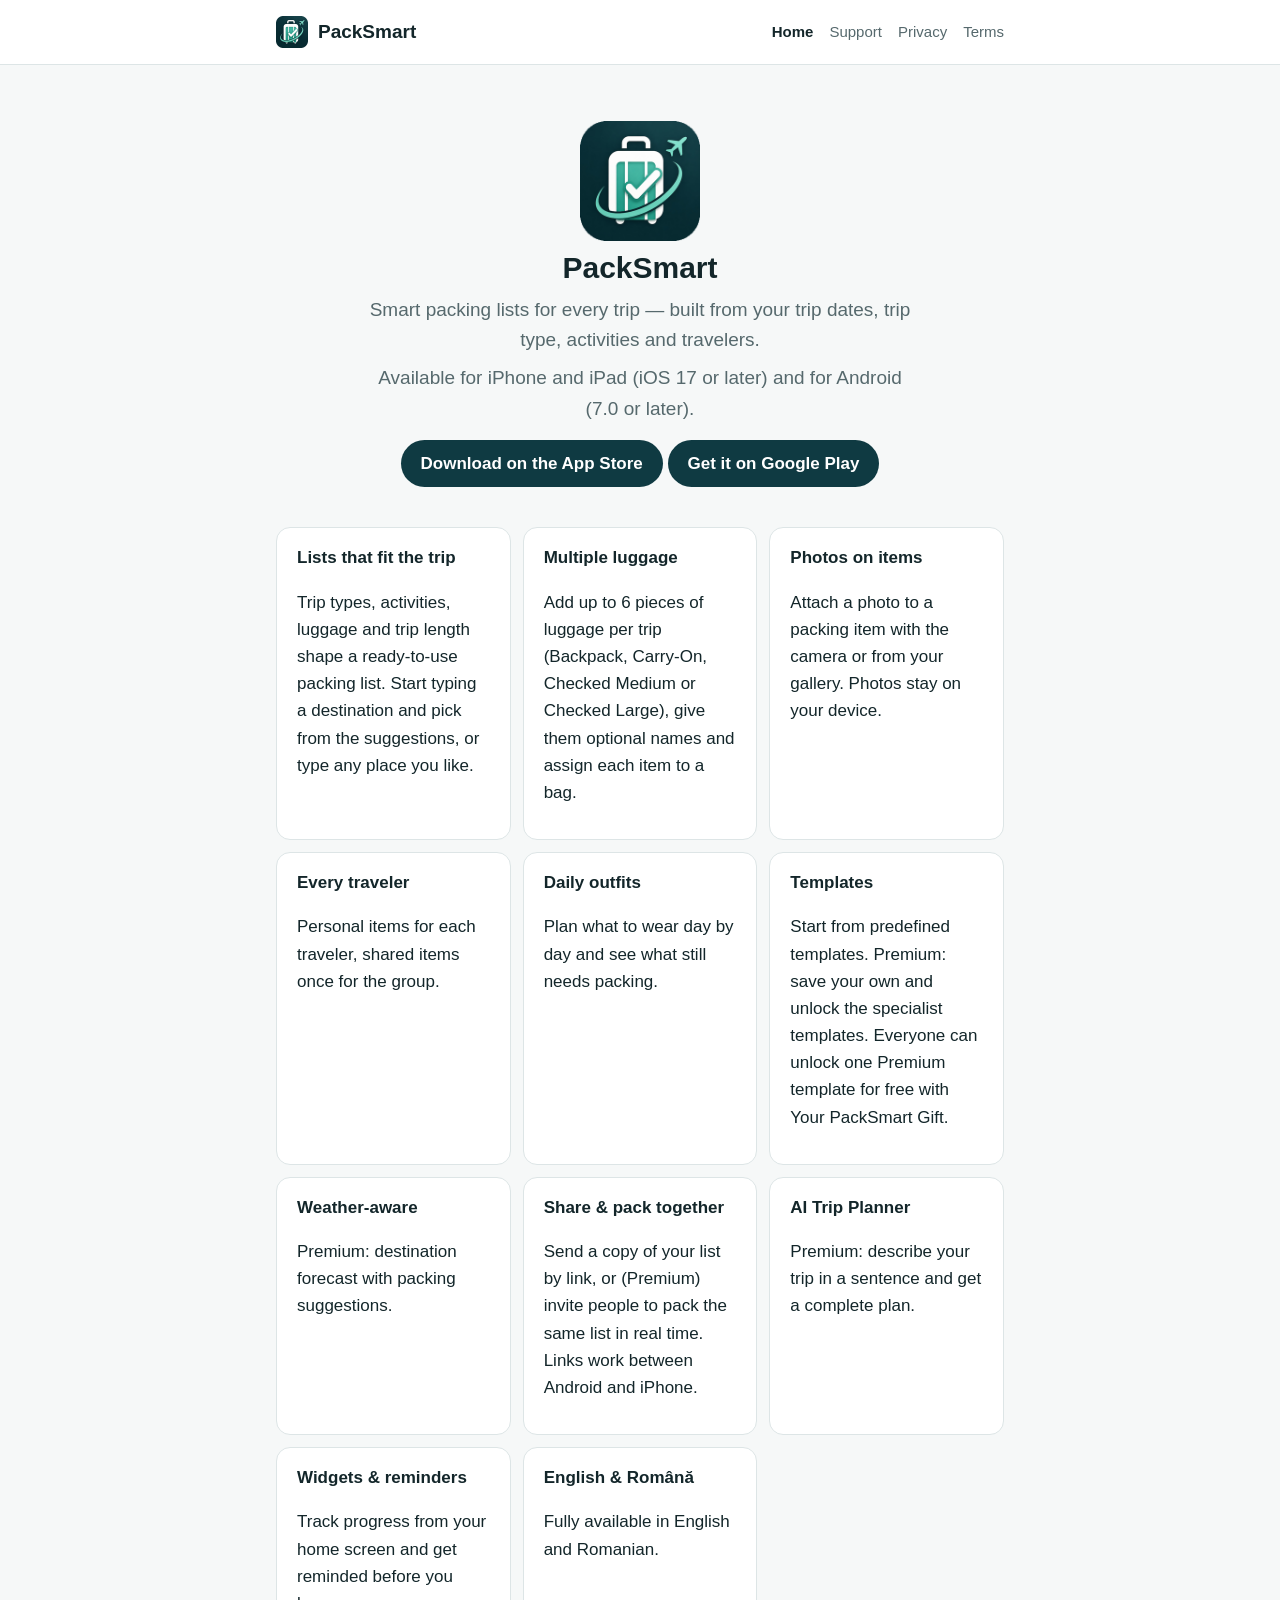
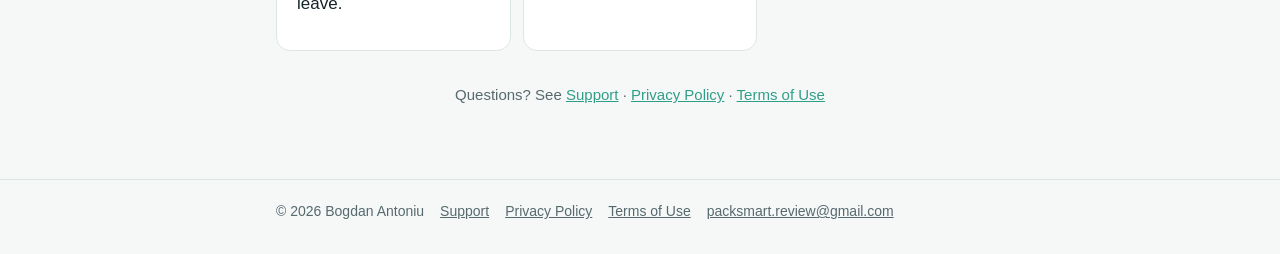
<file: index.html>
<!DOCTYPE html>
<html lang="en">
<head>
  <meta charset="utf-8">
  <meta name="viewport" content="width=device-width, initial-scale=1">
  <title>PackSmart</title>
  <meta name="description" content="PackSmart — smart packing lists for every trip.">
  <meta name="color-scheme" content="light dark">
  <link rel="icon" type="image/png" href="favicon.png">
  <link rel="apple-touch-icon" href="icon.png">
  <link rel="stylesheet" href="style.css">
</head>
<body>
  <header class="site">
    <div class="inner">
      <a class="brand" href="index.html"><img src="icon.png" alt="" width="32" height="32">PackSmart</a>
      <nav aria-label="Main">
        <a href="index.html" aria-current="page">Home</a>
        <a href="support.html">Support</a>
        <a href="privacy.html">Privacy</a>
        <a href="terms.html">Terms</a>
      </nav>
    </div>
  </header>
  <main>
    <section class="hero">
      <img src="icon.png" alt="PackSmart app icon" width="120" height="120">
      <h1>PackSmart</h1>
      <p>Smart packing lists for every trip — built from your trip dates, trip type, activities and travelers.</p>
      <p>Available for iPhone and iPad (iOS 17 or later) and for Android (7.0 or later).</p>
      <a class="button" href="https://apps.apple.com/us/app/packsmart-travel-assistant/id6816695272">Download on the App Store</a>
      <a class="button" href="https://play.google.com/store/apps/details?id=com.packsmart.app">Get it on Google Play</a>
    </section>

    <section class="features" aria-label="Features">
      <div class="card"><h3>Lists that fit the trip</h3><p>Trip types, activities, luggage and trip length shape a ready-to-use packing list. Start typing a destination and pick from the suggestions, or type any place you like.</p></div>
      <div class="card"><h3>Multiple luggage</h3><p>Add up to 6 pieces of luggage per trip (Backpack, Carry-On, Checked Medium or Checked Large), give them optional names and assign each item to a bag.</p></div>
      <div class="card"><h3>Photos on items</h3><p>Attach a photo to a packing item with the camera or from your gallery. Photos stay on your device.</p></div>
      <div class="card"><h3>Every traveler</h3><p>Personal items for each traveler, shared items once for the group.</p></div>
      <div class="card"><h3>Daily outfits</h3><p>Plan what to wear day by day and see what still needs packing.</p></div>
      <div class="card"><h3>Templates</h3><p>Start from predefined templates. Premium: save your own and unlock the specialist templates. Everyone can unlock one Premium template for free with Your PackSmart Gift.</p></div>
      <div class="card"><h3>Weather-aware</h3><p>Premium: destination forecast with packing suggestions.</p></div>
      <div class="card"><h3>Share &amp; pack together</h3><p>Send a copy of your list by link, or (Premium) invite people to pack the same list in real time. Links work between Android and iPhone.</p></div>
      <div class="card"><h3>AI Trip Planner</h3><p>Premium: describe your trip in a sentence and get a complete plan.</p></div>
      <div class="card"><h3>Widgets &amp; reminders</h3><p>Track progress from your home screen and get reminded before you leave.</p></div>
      <div class="card"><h3>English &amp; Română</h3><p>Fully available in English and Romanian.</p></div>
    </section>

    <p class="meta" style="text-align:center;margin-top:32px">Questions? See <a href="support.html">Support</a> · <a href="privacy.html">Privacy Policy</a> · <a href="terms.html">Terms of Use</a></p>
  </main>
  <footer class="site">
    <div class="inner">
      <span>&copy; 2026 Bogdan Antoniu</span>
      <a href="support.html">Support</a>
      <a href="privacy.html">Privacy Policy</a>
      <a href="terms.html">Terms of Use</a>
      <a href="mailto:packsmart.review@gmail.com">packsmart.review@gmail.com</a>
    </div>
  </footer>
</body>
</html>
</file>
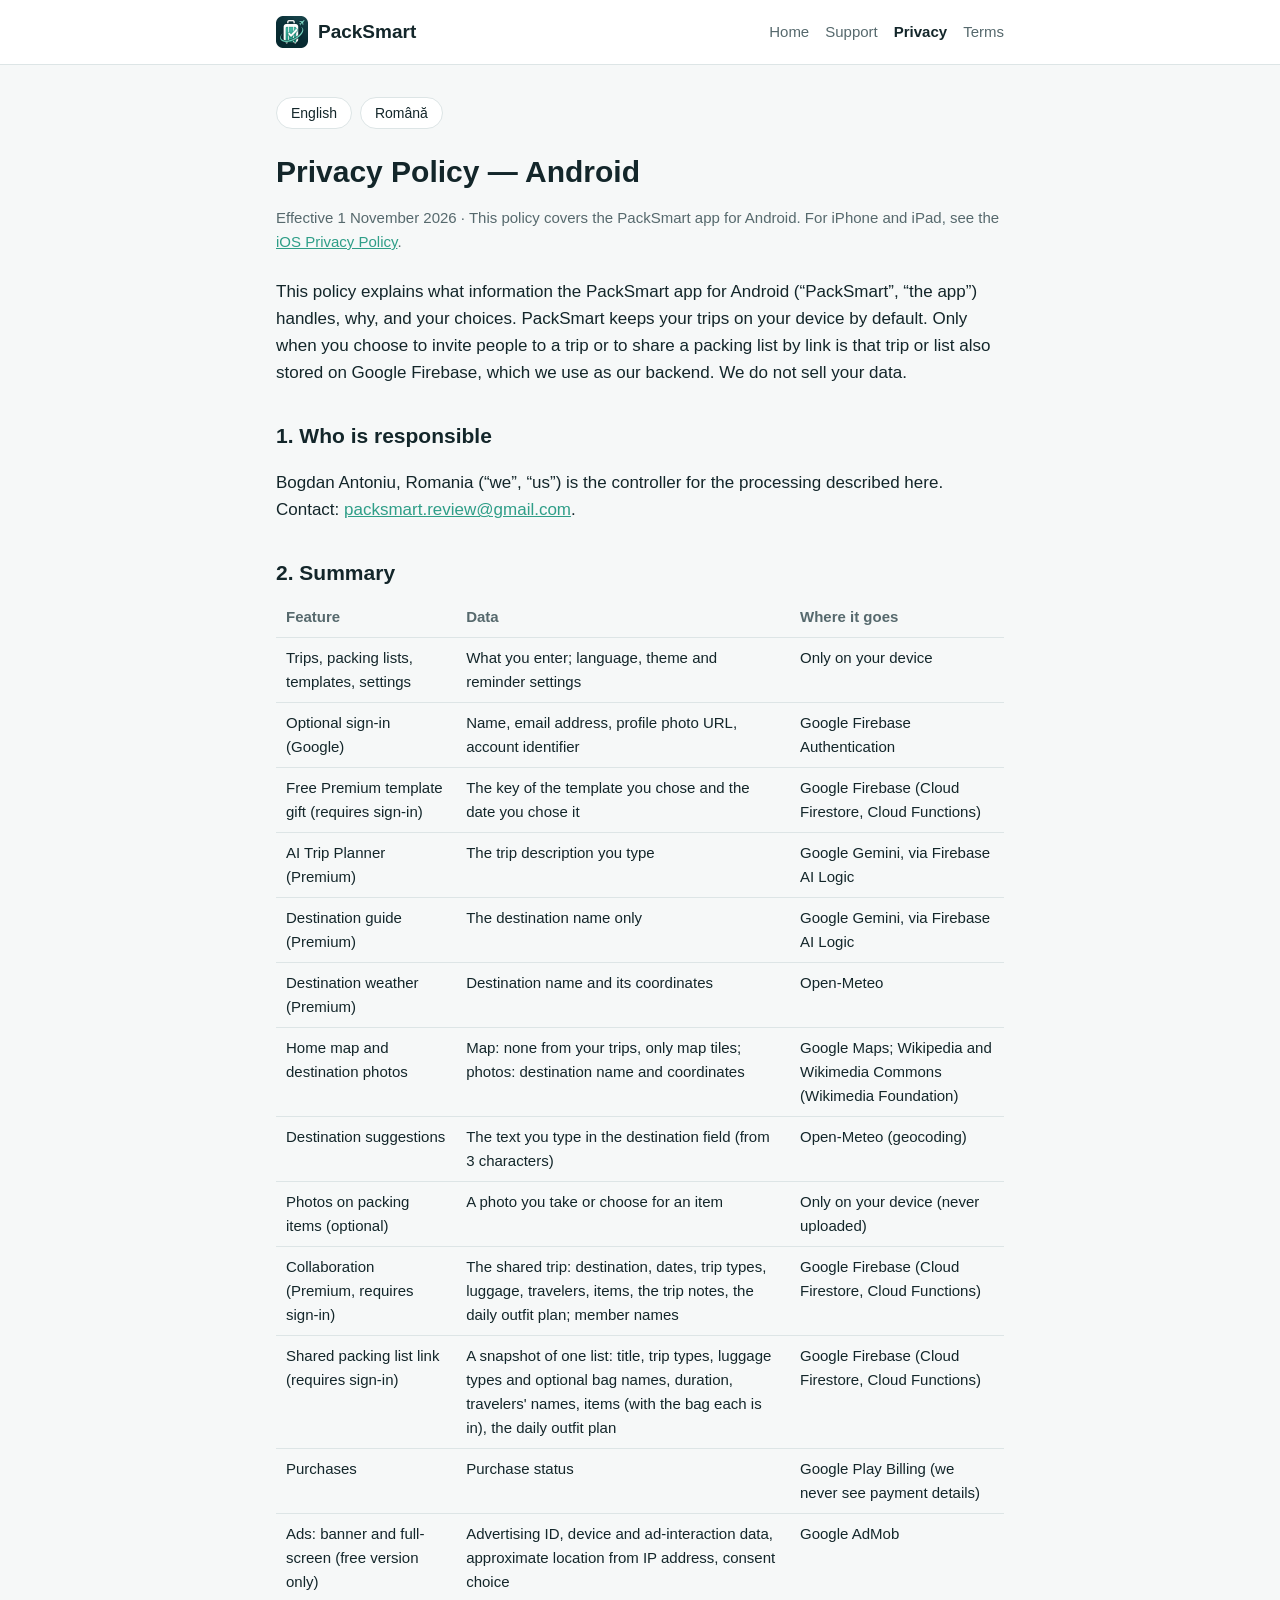
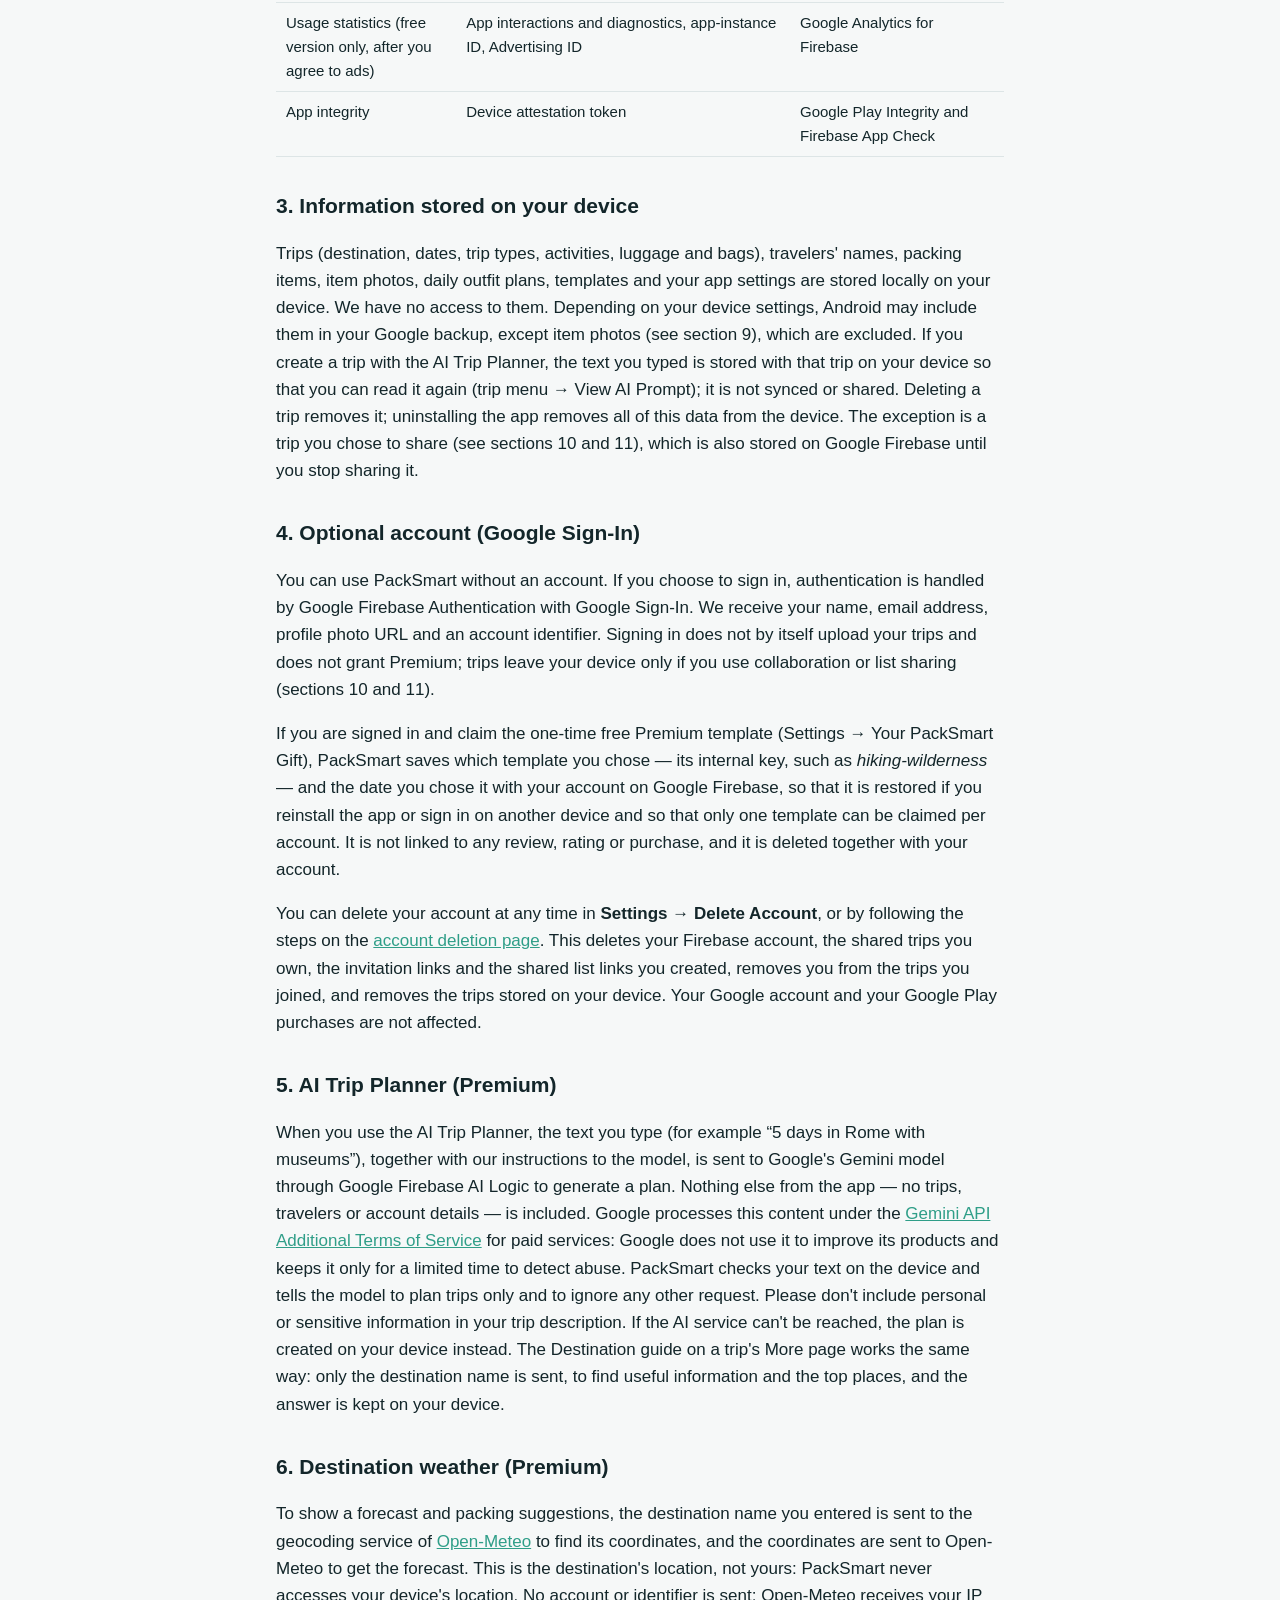
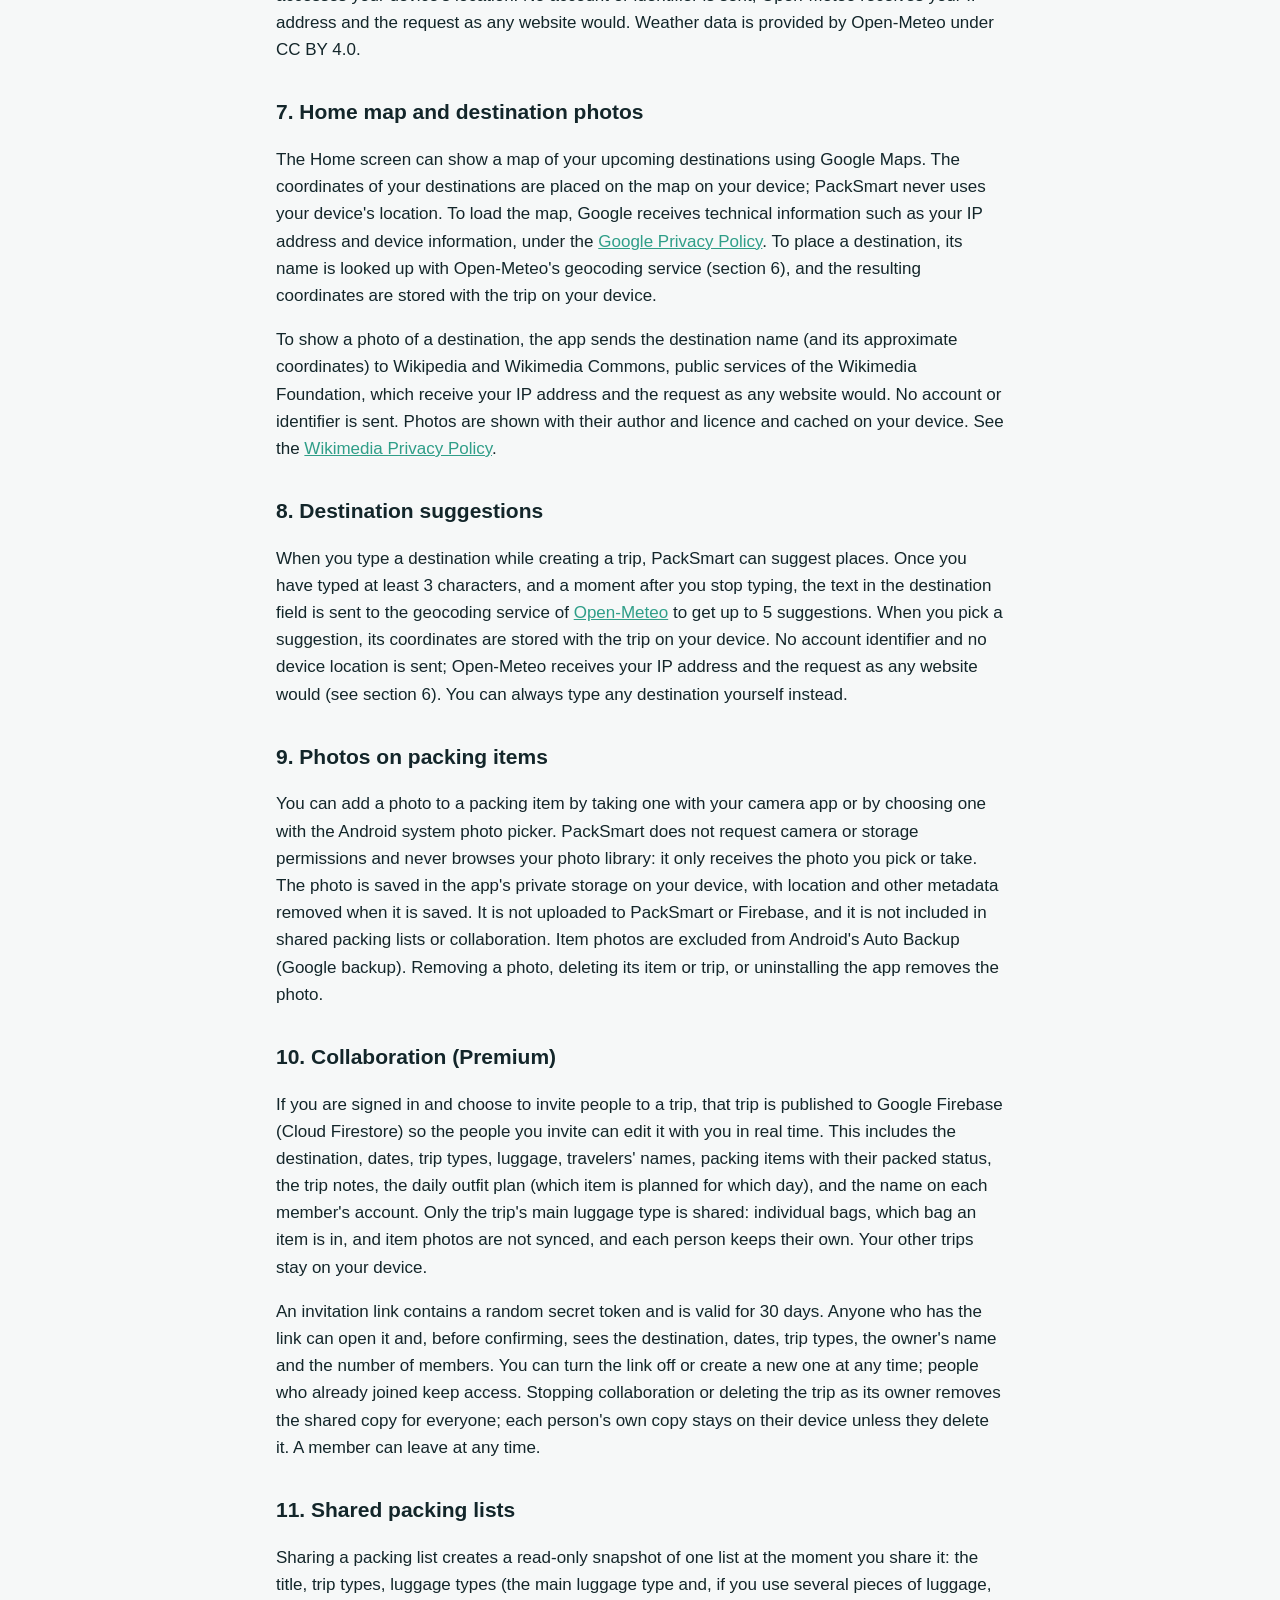
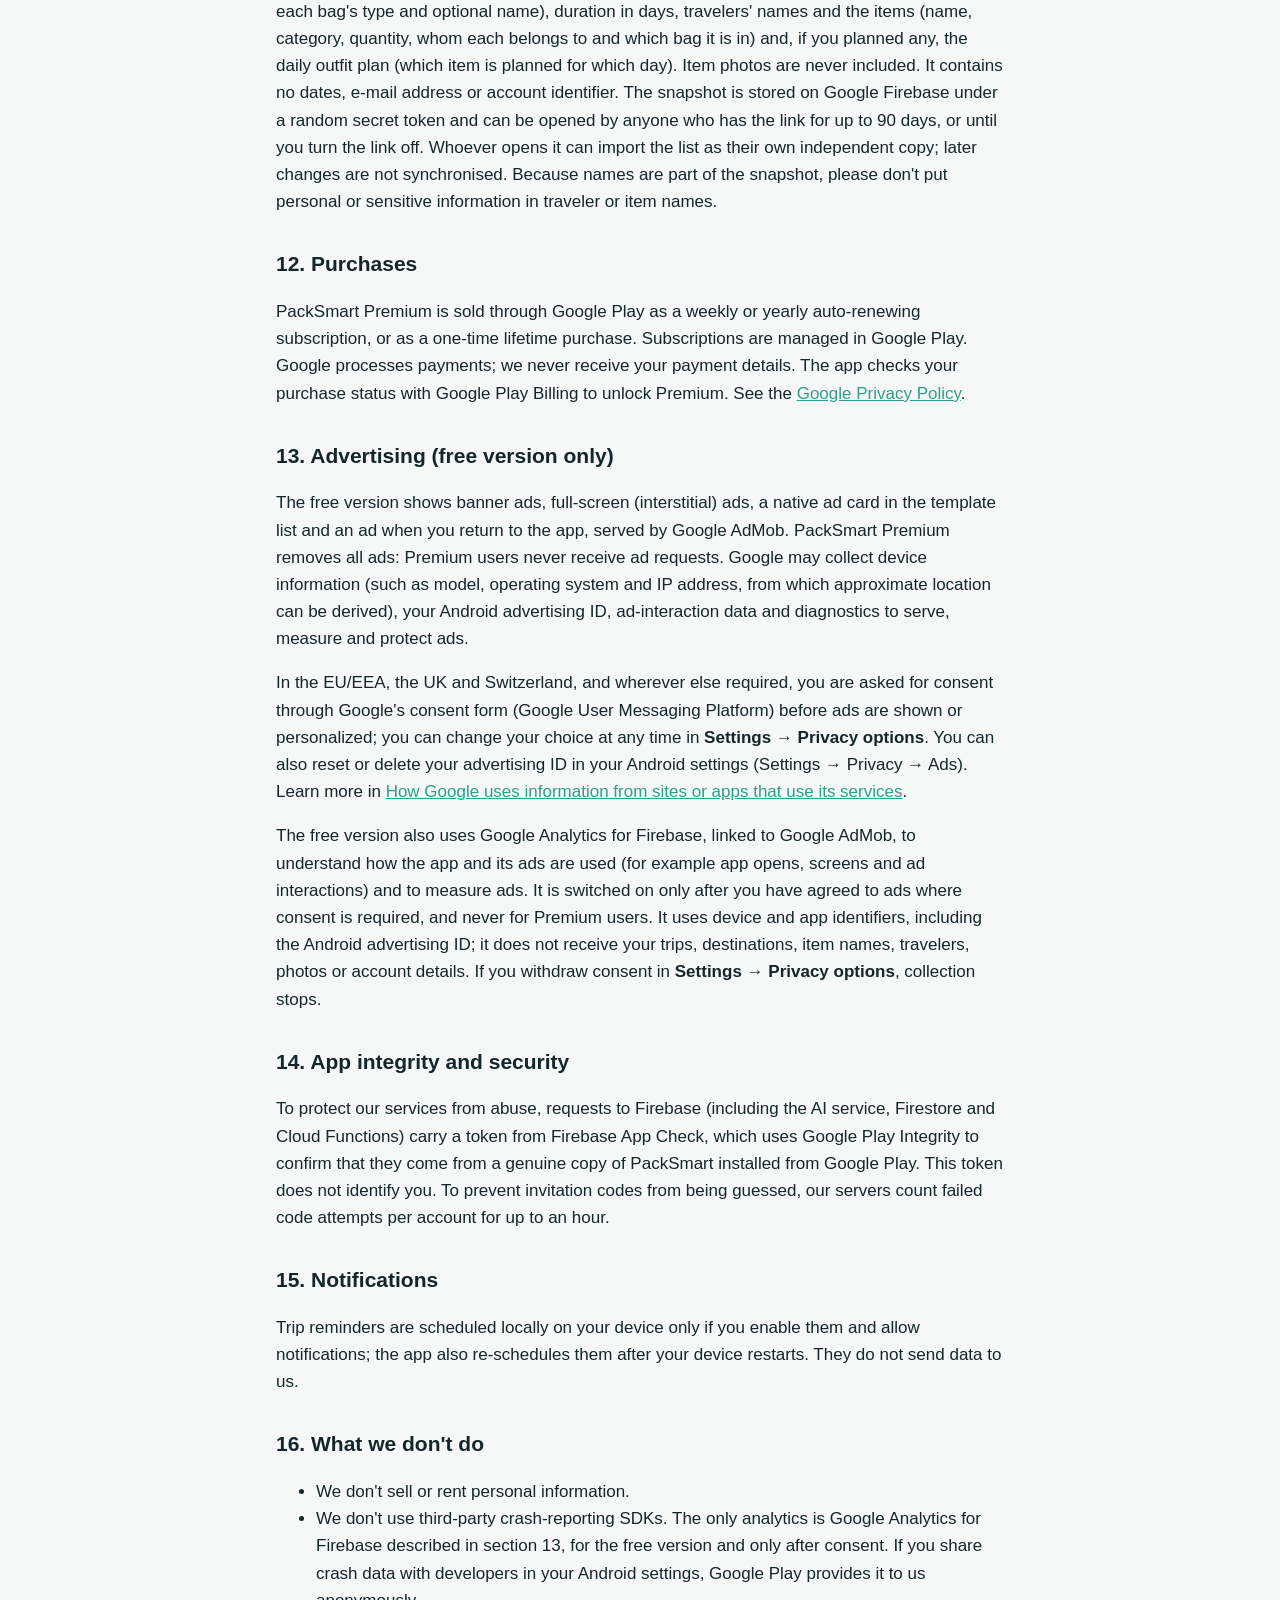
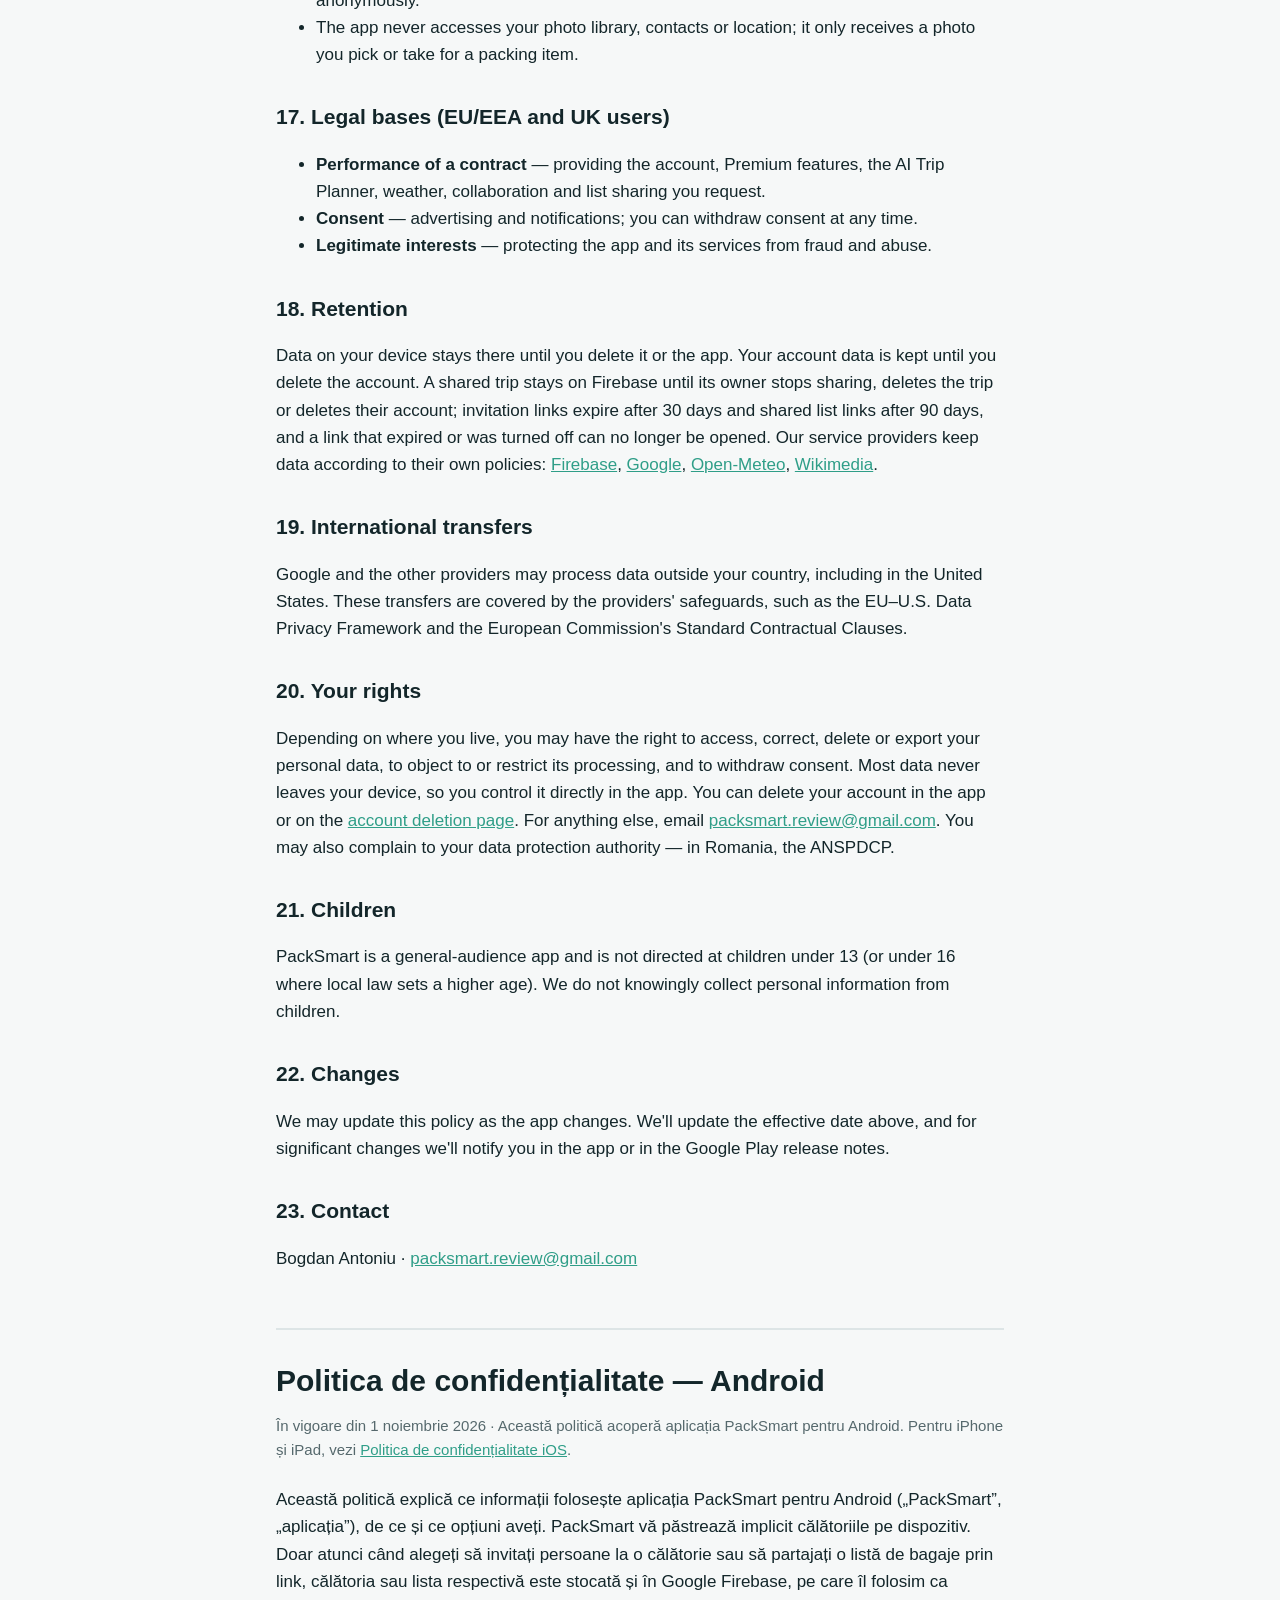
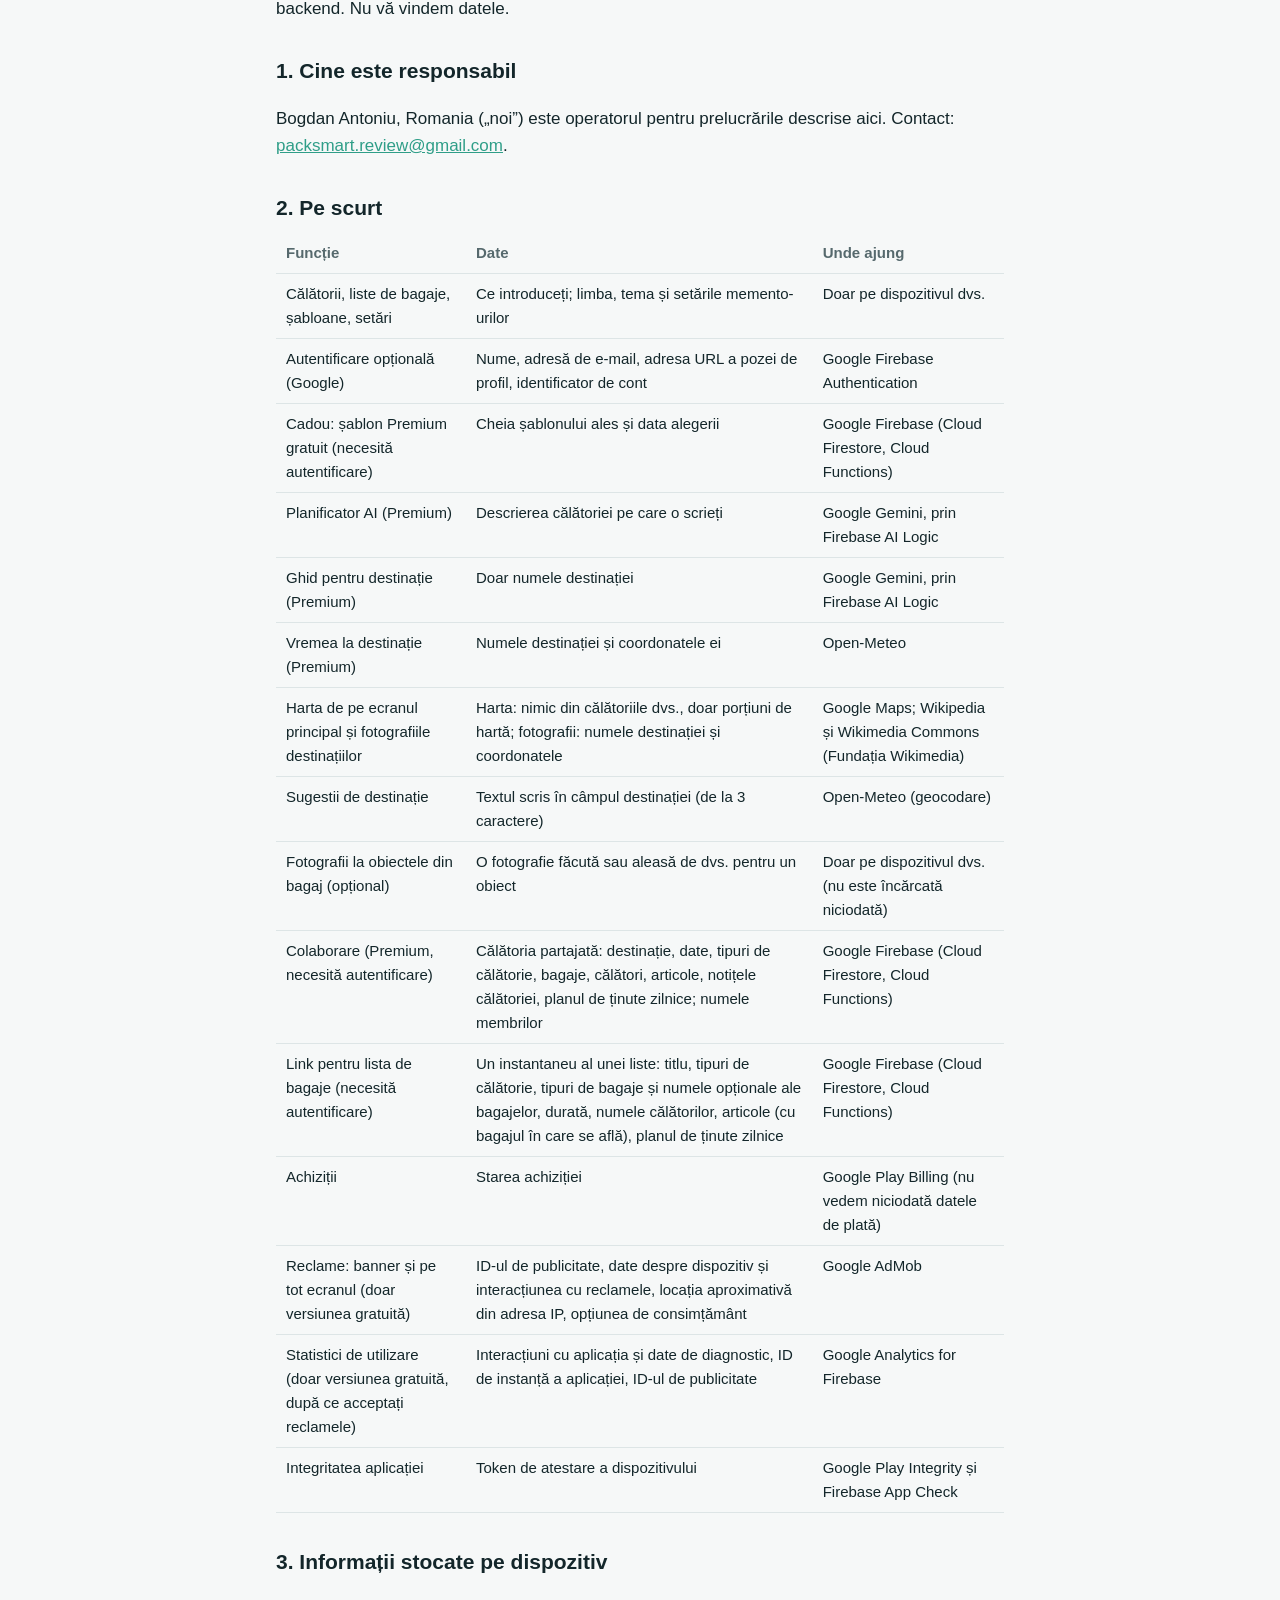
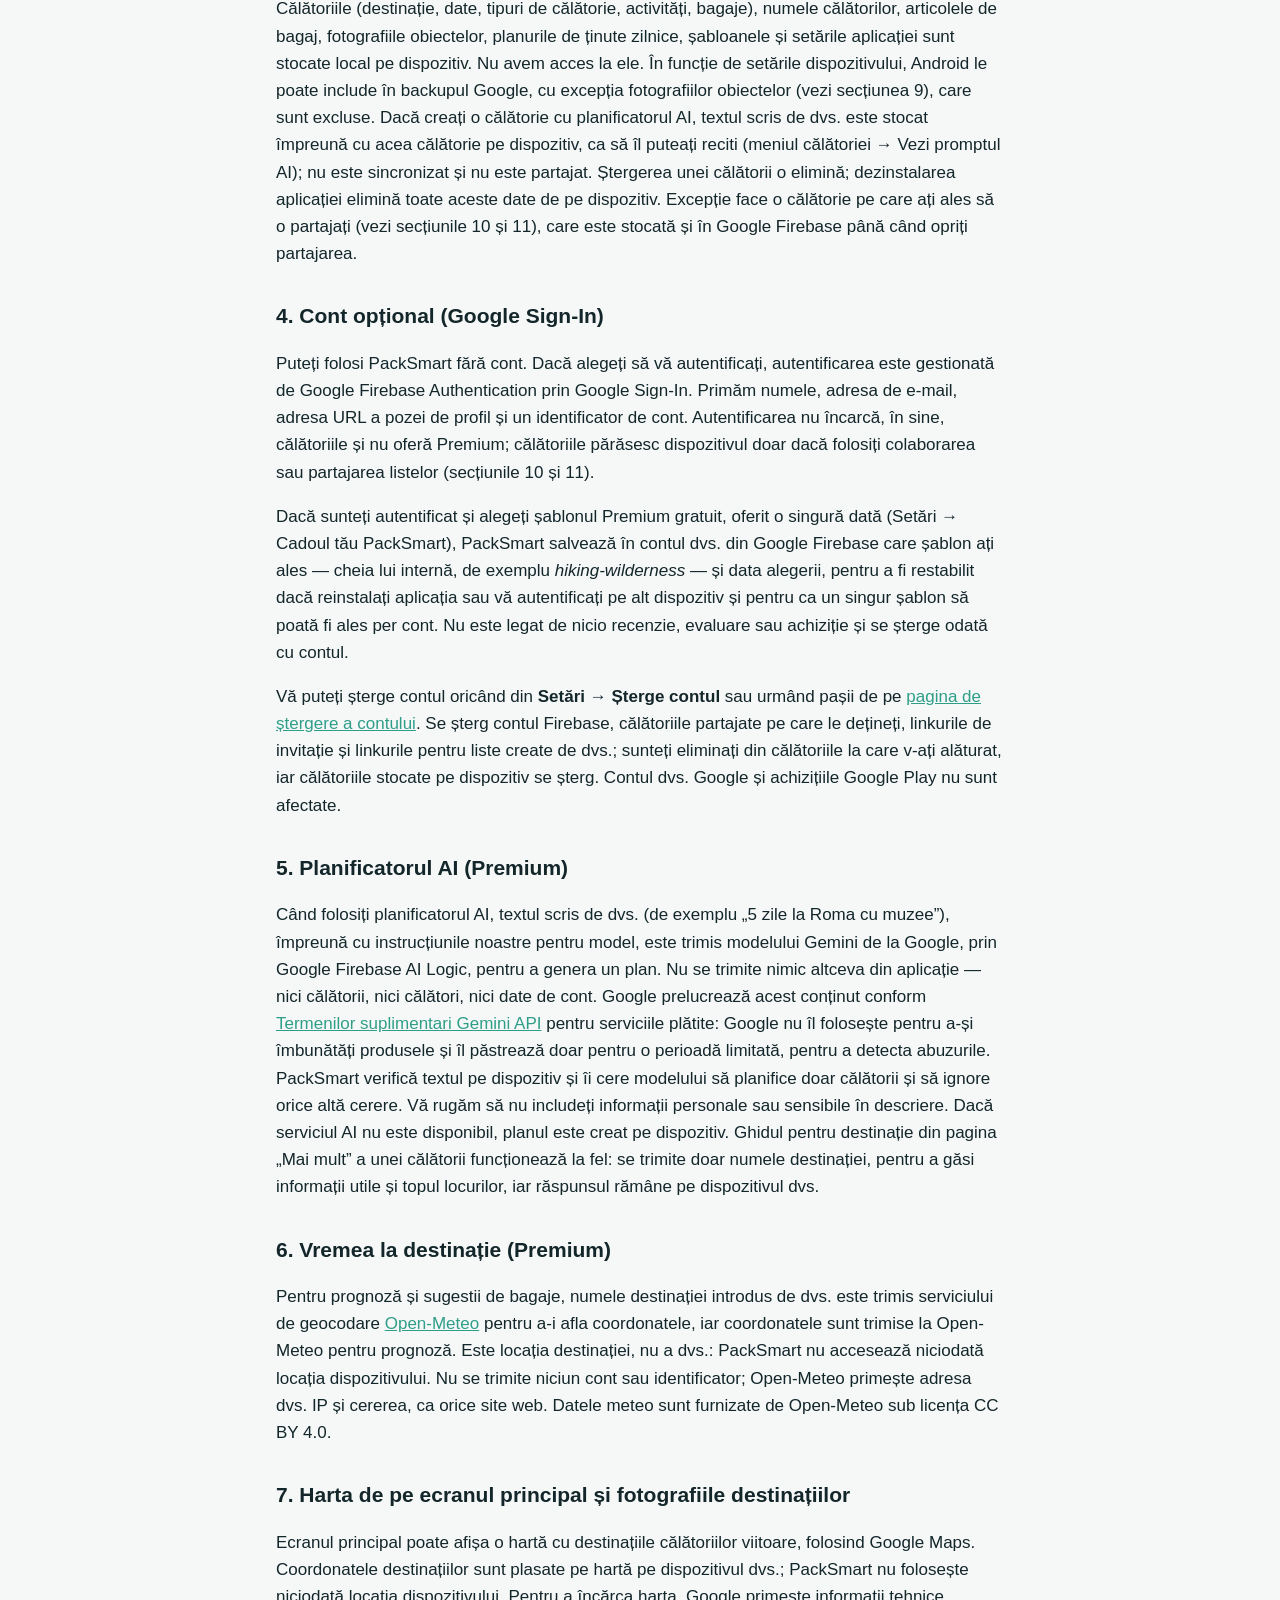
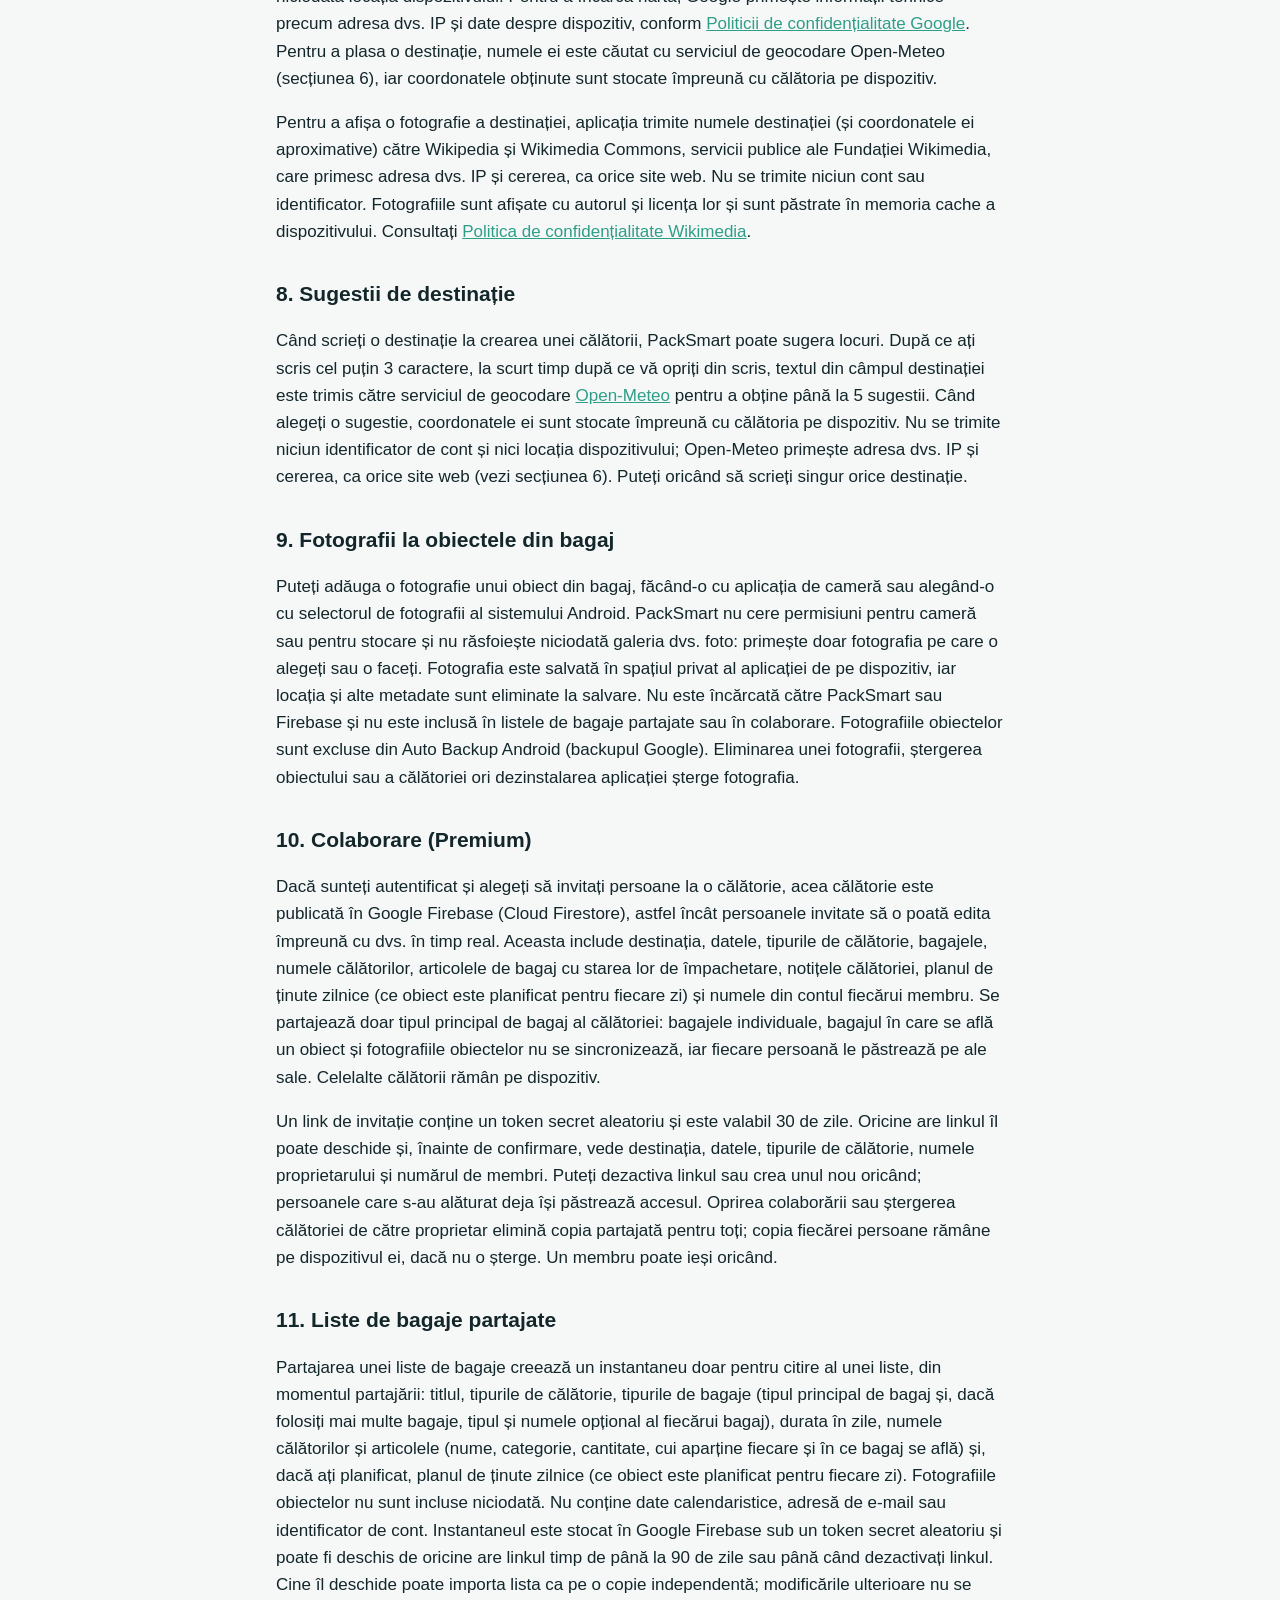
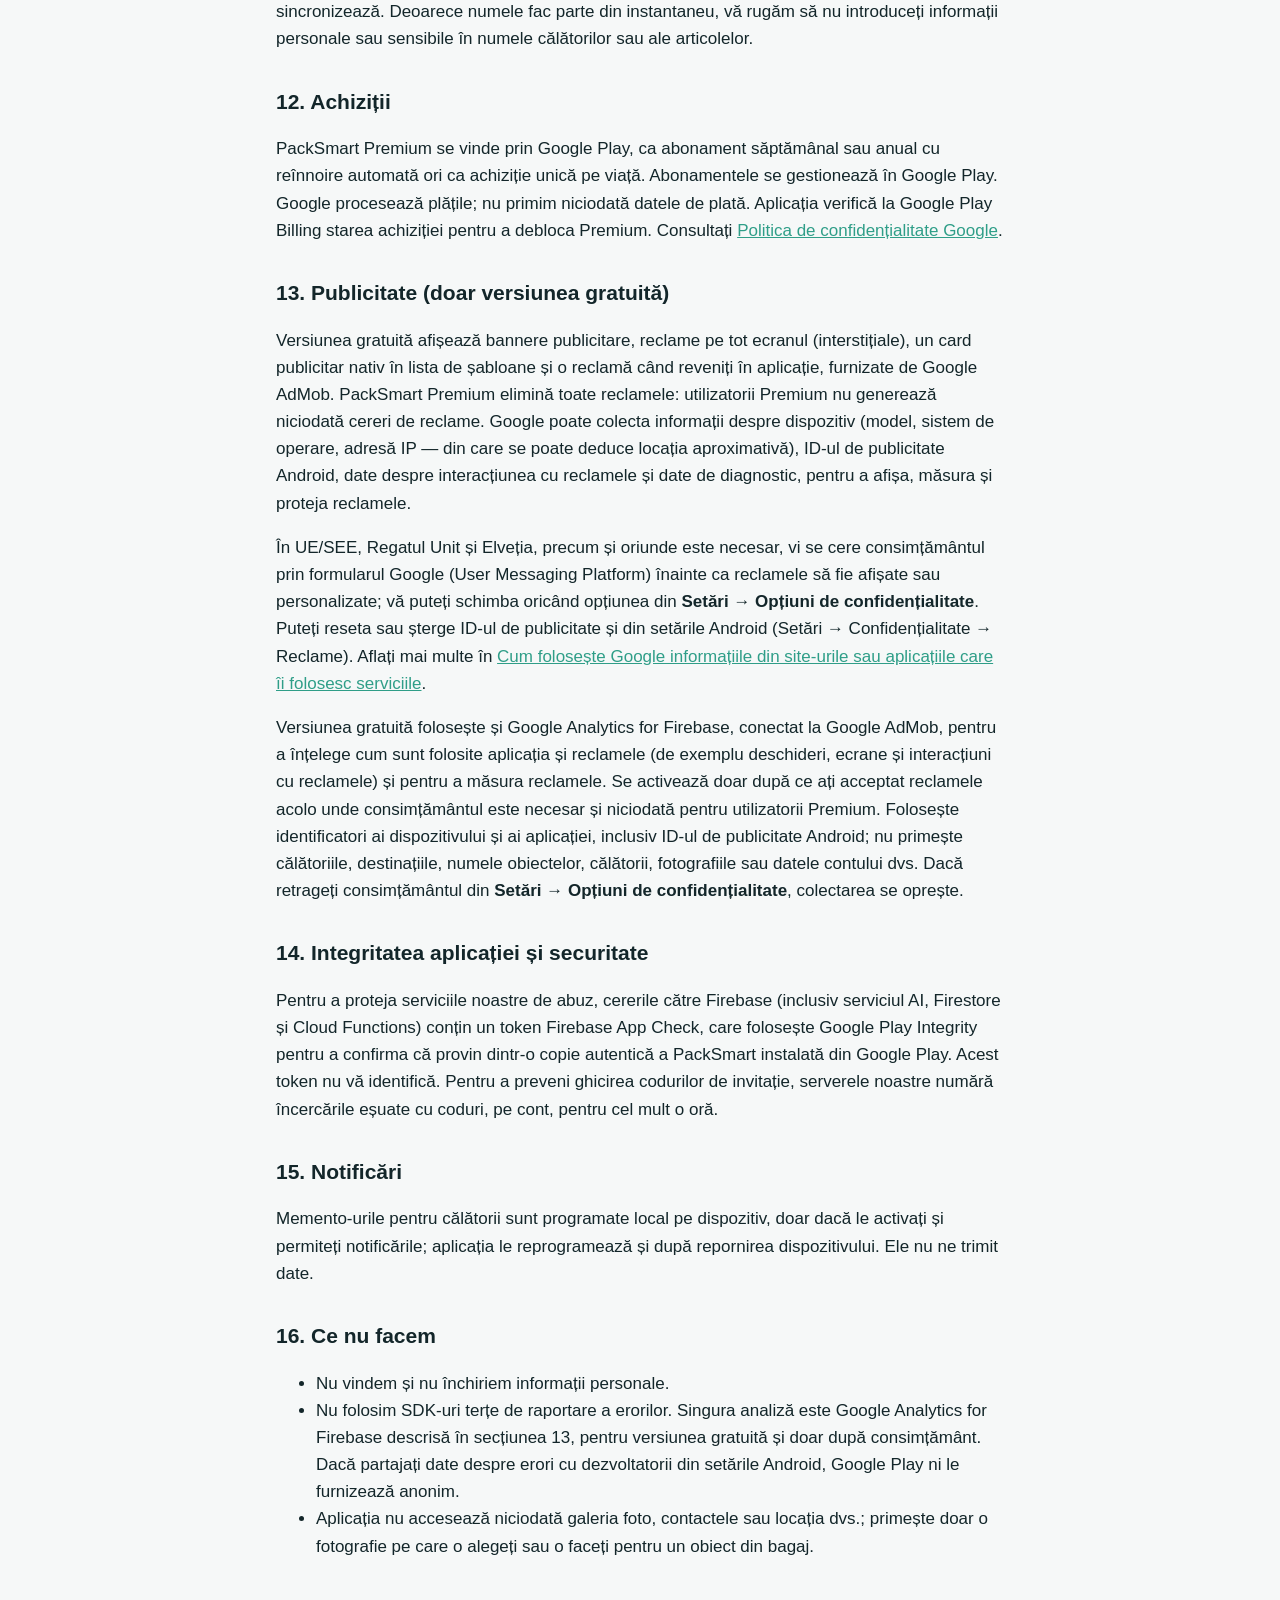
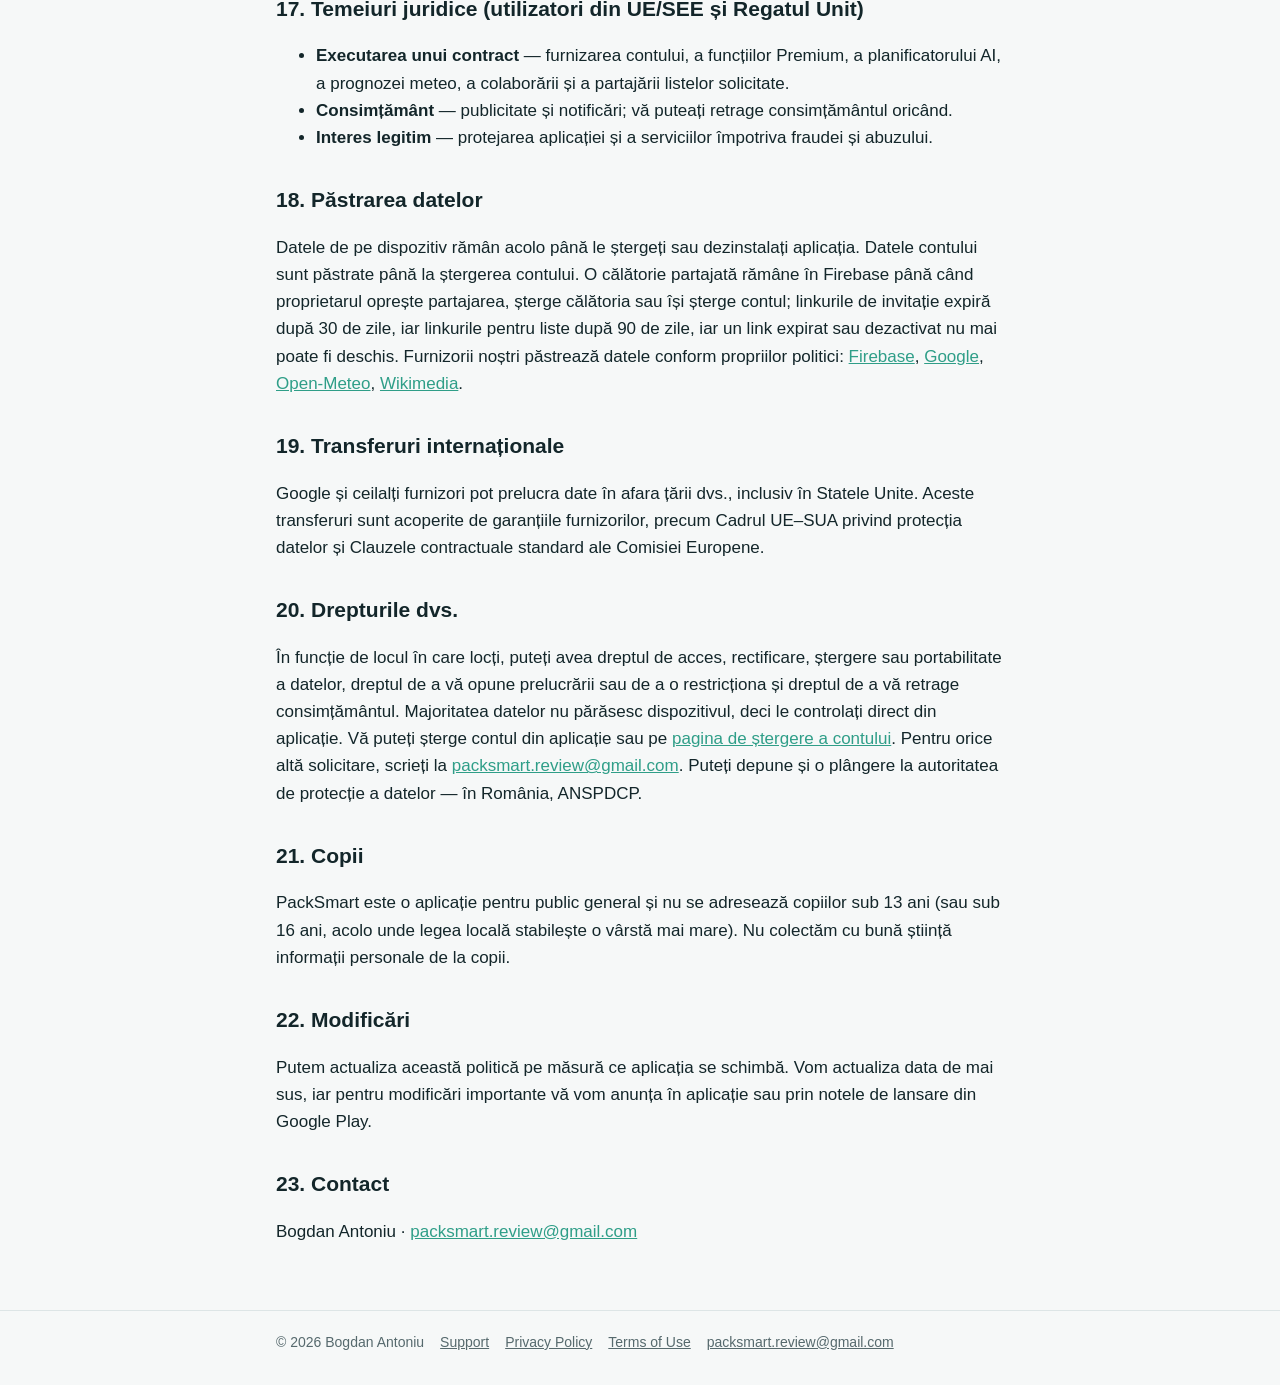
<file: privacy-android.html>
<!DOCTYPE html>
<html lang="en">
<head>
  <meta charset="utf-8">
  <meta name="viewport" content="width=device-width, initial-scale=1">
  <title>PackSmart Privacy Policy (Android)</title>
  <meta name="description" content="How the PackSmart app for Android handles your information.">
  <meta name="color-scheme" content="light dark">
  <link rel="icon" type="image/png" href="favicon.png">
  <link rel="apple-touch-icon" href="icon.png">
  <link rel="stylesheet" href="style.css">
</head>
<body>
  <header class="site">
    <div class="inner">
      <a class="brand" href="index.html"><img src="icon.png" alt="" width="32" height="32">PackSmart</a>
      <nav aria-label="Main">
        <a href="index.html">Home</a>
        <a href="support.html">Support</a>
        <a href="privacy.html" aria-current="page">Privacy</a>
        <a href="terms.html">Terms</a>
      </nav>
    </div>
  </header>
  <main>
    <div class="lang-switch"><a href="#en">English</a><a href="#ro">Română</a></div>

    <section id="en" lang="en">
      <h1>Privacy Policy &mdash; Android</h1>
      <p class="meta">Effective 1 November 2026 &middot; This policy covers the PackSmart app for Android. For iPhone and iPad, see the <a href="privacy.html">iOS Privacy Policy</a>.</p>

      <p>This policy explains what information the PackSmart app for Android (&ldquo;PackSmart&rdquo;, &ldquo;the app&rdquo;) handles, why, and your choices. PackSmart keeps your trips on your device by default. Only when you choose to invite people to a trip or to share a packing list by link is that trip or list also stored on Google Firebase, which we use as our backend. We do not sell your data.</p>

      <h2>1. Who is responsible</h2>
      <p>Bogdan Antoniu, Romania (&ldquo;we&rdquo;, &ldquo;us&rdquo;) is the controller for the processing described here. Contact: <a href="mailto:packsmart.review@gmail.com">packsmart.review@gmail.com</a>.</p>

      <h2>2. Summary</h2>
      <div class="table-wrap">
      <table>
        <thead><tr><th>Feature</th><th>Data</th><th>Where it goes</th></tr></thead>
        <tbody>
          <tr><td>Trips, packing lists, templates, settings</td><td>What you enter; language, theme and reminder settings</td><td>Only on your device</td></tr>
          <tr><td>Optional sign-in (Google)</td><td>Name, email address, profile photo URL, account identifier</td><td>Google Firebase Authentication</td></tr>
          <tr><td>Free Premium template gift (requires sign-in)</td><td>The key of the template you chose and the date you chose it</td><td>Google Firebase (Cloud Firestore, Cloud Functions)</td></tr>
          <tr><td>AI Trip Planner (Premium)</td><td>The trip description you type</td><td>Google Gemini, via Firebase AI Logic</td></tr>
          <tr><td>Destination guide (Premium)</td><td>The destination name only</td><td>Google Gemini, via Firebase AI Logic</td></tr>
          <tr><td>Destination weather (Premium)</td><td>Destination name and its coordinates</td><td>Open-Meteo</td></tr>
          <tr><td>Home map and destination photos</td><td>Map: none from your trips, only map tiles; photos: destination name and coordinates</td><td>Google Maps; Wikipedia and Wikimedia Commons (Wikimedia Foundation)</td></tr>
          <tr><td>Destination suggestions</td><td>The text you type in the destination field (from 3 characters)</td><td>Open-Meteo (geocoding)</td></tr>
          <tr><td>Photos on packing items (optional)</td><td>A photo you take or choose for an item</td><td>Only on your device (never uploaded)</td></tr>
          <tr><td>Collaboration (Premium, requires sign-in)</td><td>The shared trip: destination, dates, trip types, luggage, travelers, items, the trip notes, the daily outfit plan; member names</td><td>Google Firebase (Cloud Firestore, Cloud Functions)</td></tr>
          <tr><td>Shared packing list link (requires sign-in)</td><td>A snapshot of one list: title, trip types, luggage types and optional bag names, duration, travelers' names, items (with the bag each is in), the daily outfit plan</td><td>Google Firebase (Cloud Firestore, Cloud Functions)</td></tr>
          <tr><td>Purchases</td><td>Purchase status</td><td>Google Play Billing (we never see payment details)</td></tr>
          <tr><td>Ads: banner and full-screen (free version only)</td><td>Advertising ID, device and ad-interaction data, approximate location from IP address, consent choice</td><td>Google AdMob</td></tr>
          <tr><td>Usage statistics (free version only, after you agree to ads)</td><td>App interactions and diagnostics, app-instance ID, Advertising ID</td><td>Google Analytics for Firebase</td></tr>
          <tr><td>App integrity</td><td>Device attestation token</td><td>Google Play Integrity and Firebase App Check</td></tr>
        </tbody>
      </table>
      </div>

      <h2>3. Information stored on your device</h2>
      <p>Trips (destination, dates, trip types, activities, luggage and bags), travelers' names, packing items, item photos, daily outfit plans, templates and your app settings are stored locally on your device. We have no access to them. Depending on your device settings, Android may include them in your Google backup, except item photos (see section 9), which are excluded. If you create a trip with the AI Trip Planner, the text you typed is stored with that trip on your device so that you can read it again (trip menu &rarr; View AI Prompt); it is not synced or shared. Deleting a trip removes it; uninstalling the app removes all of this data from the device. The exception is a trip you chose to share (see sections 10 and 11), which is also stored on Google Firebase until you stop sharing it.</p>

      <h2>4. Optional account (Google Sign-In)</h2>
      <p>You can use PackSmart without an account. If you choose to sign in, authentication is handled by Google Firebase Authentication with Google Sign-In. We receive your name, email address, profile photo URL and an account identifier. Signing in does not by itself upload your trips and does not grant Premium; trips leave your device only if you use collaboration or list sharing (sections 10 and 11).</p>
      <p>If you are signed in and claim the one-time free Premium template (Settings &rarr; Your PackSmart Gift), PackSmart saves which template you chose &mdash; its internal key, such as <em>hiking-wilderness</em> &mdash; and the date you chose it with your account on Google Firebase, so that it is restored if you reinstall the app or sign in on another device and so that only one template can be claimed per account. It is not linked to any review, rating or purchase, and it is deleted together with your account.</p>
      <p>You can delete your account at any time in <strong>Settings &rarr; Delete Account</strong>, or by following the steps on the <a href="https://packsmart-a6d26.web.app/data/delete-account.html">account deletion page</a>. This deletes your Firebase account, the shared trips you own, the invitation links and the shared list links you created, removes you from the trips you joined, and removes the trips stored on your device. Your Google account and your Google Play purchases are not affected.</p>

      <h2>5. AI Trip Planner (Premium)</h2>
      <p>When you use the AI Trip Planner, the text you type (for example &ldquo;5 days in Rome with museums&rdquo;), together with our instructions to the model, is sent to Google's Gemini model through Google Firebase AI Logic to generate a plan. Nothing else from the app &mdash; no trips, travelers or account details &mdash; is included. Google processes this content under the <a href="https://ai.google.dev/gemini-api/terms">Gemini API Additional Terms of Service</a> for paid services: Google does not use it to improve its products and keeps it only for a limited time to detect abuse. PackSmart checks your text on the device and tells the model to plan trips only and to ignore any other request. Please don't include personal or sensitive information in your trip description. If the AI service can't be reached, the plan is created on your device instead. The Destination guide on a trip's More page works the same way: only the destination name is sent, to find useful information and the top places, and the answer is kept on your device.</p>

      <h2>6. Destination weather (Premium)</h2>
      <p>To show a forecast and packing suggestions, the destination name you entered is sent to the geocoding service of <a href="https://open-meteo.com/en/terms">Open-Meteo</a> to find its coordinates, and the coordinates are sent to Open-Meteo to get the forecast. This is the destination's location, not yours: PackSmart never accesses your device's location. No account or identifier is sent; Open-Meteo receives your IP address and the request as any website would. Weather data is provided by Open-Meteo under CC BY 4.0.</p>

      <h2>7. Home map and destination photos</h2>
      <p>The Home screen can show a map of your upcoming destinations using Google Maps. The coordinates of your destinations are placed on the map on your device; PackSmart never uses your device's location. To load the map, Google receives technical information such as your IP address and device information, under the <a href="https://policies.google.com/privacy">Google Privacy Policy</a>. To place a destination, its name is looked up with Open-Meteo's geocoding service (section 6), and the resulting coordinates are stored with the trip on your device.</p>
      <p>To show a photo of a destination, the app sends the destination name (and its approximate coordinates) to Wikipedia and Wikimedia Commons, public services of the Wikimedia Foundation, which receive your IP address and the request as any website would. No account or identifier is sent. Photos are shown with their author and licence and cached on your device. See the <a href="https://foundation.wikimedia.org/wiki/Policy:Privacy_policy">Wikimedia Privacy Policy</a>.</p>

      <h2>8. Destination suggestions</h2>
      <p>When you type a destination while creating a trip, PackSmart can suggest places. Once you have typed at least 3 characters, and a moment after you stop typing, the text in the destination field is sent to the geocoding service of <a href="https://open-meteo.com/en/terms">Open-Meteo</a> to get up to 5 suggestions. When you pick a suggestion, its coordinates are stored with the trip on your device. No account identifier and no device location is sent; Open-Meteo receives your IP address and the request as any website would (see section 6). You can always type any destination yourself instead.</p>

      <h2>9. Photos on packing items</h2>
      <p>You can add a photo to a packing item by taking one with your camera app or by choosing one with the Android system photo picker. PackSmart does not request camera or storage permissions and never browses your photo library: it only receives the photo you pick or take. The photo is saved in the app's private storage on your device, with location and other metadata removed when it is saved. It is not uploaded to PackSmart or Firebase, and it is not included in shared packing lists or collaboration. Item photos are excluded from Android's Auto Backup (Google backup). Removing a photo, deleting its item or trip, or uninstalling the app removes the photo.</p>

      <h2>10. Collaboration (Premium)</h2>
      <p>If you are signed in and choose to invite people to a trip, that trip is published to Google Firebase (Cloud Firestore) so the people you invite can edit it with you in real time. This includes the destination, dates, trip types, luggage, travelers' names, packing items with their packed status, the trip notes, the daily outfit plan (which item is planned for which day), and the name on each member's account. Only the trip's main luggage type is shared: individual bags, which bag an item is in, and item photos are not synced, and each person keeps their own. Your other trips stay on your device.</p>
      <p>An invitation link contains a random secret token and is valid for 30 days. Anyone who has the link can open it and, before confirming, sees the destination, dates, trip types, the owner's name and the number of members. You can turn the link off or create a new one at any time; people who already joined keep access. Stopping collaboration or deleting the trip as its owner removes the shared copy for everyone; each person's own copy stays on their device unless they delete it. A member can leave at any time.</p>

      <h2>11. Shared packing lists</h2>
      <p>Sharing a packing list creates a read-only snapshot of one list at the moment you share it: the title, trip types, luggage types (the main luggage type and, if you use several pieces of luggage, each bag's type and optional name), duration in days, travelers' names and the items (name, category, quantity, whom each belongs to and which bag it is in) and, if you planned any, the daily outfit plan (which item is planned for which day). Item photos are never included. It contains no dates, e-mail address or account identifier. The snapshot is stored on Google Firebase under a random secret token and can be opened by anyone who has the link for up to 90 days, or until you turn the link off. Whoever opens it can import the list as their own independent copy; later changes are not synchronised. Because names are part of the snapshot, please don't put personal or sensitive information in traveler or item names.</p>

      <h2>12. Purchases</h2>
      <p>PackSmart Premium is sold through Google Play as a weekly or yearly auto-renewing subscription, or as a one-time lifetime purchase. Subscriptions are managed in Google Play. Google processes payments; we never receive your payment details. The app checks your purchase status with Google Play Billing to unlock Premium. See the <a href="https://policies.google.com/privacy">Google Privacy Policy</a>.</p>

      <h2>13. Advertising (free version only)</h2>
      <p>The free version shows banner ads, full-screen (interstitial) ads, a native ad card in the template list and an ad when you return to the app, served by Google AdMob. PackSmart Premium removes all ads: Premium users never receive ad requests. Google may collect device information (such as model, operating system and IP address, from which approximate location can be derived), your Android advertising ID, ad-interaction data and diagnostics to serve, measure and protect ads.</p>
      <p>In the EU/EEA, the UK and Switzerland, and wherever else required, you are asked for consent through Google's consent form (Google User Messaging Platform) before ads are shown or personalized; you can change your choice at any time in <strong>Settings &rarr; Privacy options</strong>. You can also reset or delete your advertising ID in your Android settings (Settings &rarr; Privacy &rarr; Ads). Learn more in <a href="https://policies.google.com/technologies/partner-sites">How Google uses information from sites or apps that use its services</a>.</p>

      <p>The free version also uses Google Analytics for Firebase, linked to Google AdMob, to understand how the app and its ads are used (for example app opens, screens and ad interactions) and to measure ads. It is switched on only after you have agreed to ads where consent is required, and never for Premium users. It uses device and app identifiers, including the Android advertising ID; it does not receive your trips, destinations, item names, travelers, photos or account details. If you withdraw consent in <strong>Settings &rarr; Privacy options</strong>, collection stops.</p>

      <h2>14. App integrity and security</h2>
      <p>To protect our services from abuse, requests to Firebase (including the AI service, Firestore and Cloud Functions) carry a token from Firebase App Check, which uses Google Play Integrity to confirm that they come from a genuine copy of PackSmart installed from Google Play. This token does not identify you. To prevent invitation codes from being guessed, our servers count failed code attempts per account for up to an hour.</p>

      <h2>15. Notifications</h2>
      <p>Trip reminders are scheduled locally on your device only if you enable them and allow notifications; the app also re-schedules them after your device restarts. They do not send data to us.</p>

      <h2>16. What we don't do</h2>
      <ul>
        <li>We don't sell or rent personal information.</li>
        <li>We don't use third-party crash-reporting SDKs. The only analytics is Google Analytics for Firebase described in section 13, for the free version and only after consent. If you share crash data with developers in your Android settings, Google Play provides it to us anonymously.</li>
        <li>The app never accesses your photo library, contacts or location; it only receives a photo you pick or take for a packing item.</li>
      </ul>

      <h2>17. Legal bases (EU/EEA and UK users)</h2>
      <ul>
        <li><strong>Performance of a contract</strong> &mdash; providing the account, Premium features, the AI Trip Planner, weather, collaboration and list sharing you request.</li>
        <li><strong>Consent</strong> &mdash; advertising and notifications; you can withdraw consent at any time.</li>
        <li><strong>Legitimate interests</strong> &mdash; protecting the app and its services from fraud and abuse.</li>
      </ul>

      <h2>18. Retention</h2>
      <p>Data on your device stays there until you delete it or the app. Your account data is kept until you delete the account. A shared trip stays on Firebase until its owner stops sharing, deletes the trip or deletes their account; invitation links expire after 30 days and shared list links after 90 days, and a link that expired or was turned off can no longer be opened. Our service providers keep data according to their own policies: <a href="https://firebase.google.com/support/privacy">Firebase</a>, <a href="https://policies.google.com/privacy">Google</a>, <a href="https://open-meteo.com/en/terms">Open-Meteo</a>, <a href="https://foundation.wikimedia.org/wiki/Policy:Privacy_policy">Wikimedia</a>.</p>

      <h2>19. International transfers</h2>
      <p>Google and the other providers may process data outside your country, including in the United States. These transfers are covered by the providers' safeguards, such as the EU&ndash;U.S. Data Privacy Framework and the European Commission's Standard Contractual Clauses.</p>

      <h2>20. Your rights</h2>
      <p>Depending on where you live, you may have the right to access, correct, delete or export your personal data, to object to or restrict its processing, and to withdraw consent. Most data never leaves your device, so you control it directly in the app. You can delete your account in the app or on the <a href="https://packsmart-a6d26.web.app/data/delete-account.html">account deletion page</a>. For anything else, email <a href="mailto:packsmart.review@gmail.com">packsmart.review@gmail.com</a>. You may also complain to your data protection authority &mdash; in Romania, the ANSPDCP.</p>

      <h2>21. Children</h2>
      <p>PackSmart is a general-audience app and is not directed at children under 13 (or under 16 where local law sets a higher age). We do not knowingly collect personal information from children.</p>

      <h2>22. Changes</h2>
      <p>We may update this policy as the app changes. We'll update the effective date above, and for significant changes we'll notify you in the app or in the Google Play release notes.</p>

      <h2>23. Contact</h2>
      <p>Bogdan Antoniu &middot; <a href="mailto:packsmart.review@gmail.com">packsmart.review@gmail.com</a></p>
    </section>

    <hr class="lang">

    <section id="ro" lang="ro">
      <h1>Politica de confiden&#539;ialitate &mdash; Android</h1>
      <p class="meta">&Icirc;n vigoare din 1 noiembrie 2026 &middot; Aceast&#259; politic&#259; acoper&#259; aplica&#539;ia PackSmart pentru Android. Pentru iPhone &#537;i iPad, vezi <a href="privacy.html">Politica de confiden&#539;ialitate iOS</a>.</p>

      <p>Aceast&#259; politic&#259; explic&#259; ce informa&#539;ii folose&#537;te aplica&#539;ia PackSmart pentru Android (&bdquo;PackSmart&rdquo;, &bdquo;aplica&#539;ia&rdquo;), de ce &#537;i ce op&#539;iuni ave&#539;i. PackSmart v&#259; p&#259;streaz&#259; implicit c&#259;l&#259;toriile pe dispozitiv. Doar atunci c&acirc;nd alege&#539;i s&#259; invita&#539;i persoane la o c&#259;l&#259;torie sau s&#259; partaja&#539;i o list&#259; de bagaje prin link, c&#259;l&#259;toria sau lista respectiv&#259; este stocat&#259; &#537;i &icirc;n Google Firebase, pe care &icirc;l folosim ca backend. Nu v&#259; vindem datele.</p>

      <h2>1. Cine este responsabil</h2>
      <p>Bogdan Antoniu, Romania (&bdquo;noi&rdquo;) este operatorul pentru prelucr&#259;rile descrise aici. Contact: <a href="mailto:packsmart.review@gmail.com">packsmart.review@gmail.com</a>.</p>

      <h2>2. Pe scurt</h2>
      <div class="table-wrap">
      <table>
        <thead><tr><th>Func&#539;ie</th><th>Date</th><th>Unde ajung</th></tr></thead>
        <tbody>
          <tr><td>C&#259;l&#259;torii, liste de bagaje, &#537;abloane, set&#259;ri</td><td>Ce introduce&#539;i; limba, tema &#537;i set&#259;rile memento-urilor</td><td>Doar pe dispozitivul dvs.</td></tr>
          <tr><td>Autentificare op&#539;ional&#259; (Google)</td><td>Nume, adres&#259; de e-mail, adresa URL a pozei de profil, identificator de cont</td><td>Google Firebase Authentication</td></tr>
          <tr><td>Cadou: &#537;ablon Premium gratuit (necesit&#259; autentificare)</td><td>Cheia &#537;ablonului ales &#537;i data alegerii</td><td>Google Firebase (Cloud Firestore, Cloud Functions)</td></tr>
          <tr><td>Planificator AI (Premium)</td><td>Descrierea c&#259;l&#259;toriei pe care o scrie&#539;i</td><td>Google Gemini, prin Firebase AI Logic</td></tr>
          <tr><td>Ghid pentru destina&#539;ie (Premium)</td><td>Doar numele destina&#539;iei</td><td>Google Gemini, prin Firebase AI Logic</td></tr>
          <tr><td>Vremea la destina&#539;ie (Premium)</td><td>Numele destina&#539;iei &#537;i coordonatele ei</td><td>Open-Meteo</td></tr>
          <tr><td>Harta de pe ecranul principal &#537;i fotografiile destina&#539;iilor</td><td>Harta: nimic din c&#259;l&#259;toriile dvs., doar por&#539;iuni de hart&#259;; fotografii: numele destina&#539;iei &#537;i coordonatele</td><td>Google Maps; Wikipedia &#537;i Wikimedia Commons (Funda&#539;ia Wikimedia)</td></tr>
          <tr><td>Sugestii de destina&#539;ie</td><td>Textul scris &icirc;n c&acirc;mpul destina&#539;iei (de la 3 caractere)</td><td>Open-Meteo (geocodare)</td></tr>
          <tr><td>Fotografii la obiectele din bagaj (op&#539;ional)</td><td>O fotografie f&#259;cut&#259; sau aleas&#259; de dvs. pentru un obiect</td><td>Doar pe dispozitivul dvs. (nu este &icirc;nc&#259;rcat&#259; niciodat&#259;)</td></tr>
          <tr><td>Colaborare (Premium, necesit&#259; autentificare)</td><td>C&#259;l&#259;toria partajat&#259;: destina&#539;ie, date, tipuri de c&#259;l&#259;torie, bagaje, c&#259;l&#259;tori, articole, noti&#539;ele c&#259;l&#259;toriei, planul de &#539;inute zilnice; numele membrilor</td><td>Google Firebase (Cloud Firestore, Cloud Functions)</td></tr>
          <tr><td>Link pentru lista de bagaje (necesit&#259; autentificare)</td><td>Un instantaneu al unei liste: titlu, tipuri de c&#259;l&#259;torie, tipuri de bagaje &#537;i numele op&#539;ionale ale bagajelor, durat&#259;, numele c&#259;l&#259;torilor, articole (cu bagajul &icirc;n care se afl&#259;), planul de &#539;inute zilnice</td><td>Google Firebase (Cloud Firestore, Cloud Functions)</td></tr>
          <tr><td>Achizi&#539;ii</td><td>Starea achizi&#539;iei</td><td>Google Play Billing (nu vedem niciodat&#259; datele de plat&#259;)</td></tr>
          <tr><td>Reclame: banner &#537;i pe tot ecranul (doar versiunea gratuit&#259;)</td><td>ID-ul de publicitate, date despre dispozitiv &#537;i interac&#539;iunea cu reclamele, loca&#539;ia aproximativ&#259; din adresa IP, op&#539;iunea de consim&#539;&#259;m&acirc;nt</td><td>Google AdMob</td></tr>
          <tr><td>Statistici de utilizare (doar versiunea gratuit&#259;, dup&#259; ce accepta&#539;i reclamele)</td><td>Interac&#539;iuni cu aplica&#539;ia &#537;i date de diagnostic, ID de instan&#539;&#259; a aplica&#539;iei, ID-ul de publicitate</td><td>Google Analytics for Firebase</td></tr>
          <tr><td>Integritatea aplica&#539;iei</td><td>Token de atestare a dispozitivului</td><td>Google Play Integrity &#537;i Firebase App Check</td></tr>
        </tbody>
      </table>
      </div>

      <h2>3. Informa&#539;ii stocate pe dispozitiv</h2>
      <p>C&#259;l&#259;toriile (destina&#539;ie, date, tipuri de c&#259;l&#259;torie, activit&#259;&#539;i, bagaje), numele c&#259;l&#259;torilor, articolele de bagaj, fotografiile obiectelor, planurile de ținute zilnice, &#537;abloanele &#537;i set&#259;rile aplica&#539;iei sunt stocate local pe dispozitiv. Nu avem acces la ele. &Icirc;n func&#539;ie de set&#259;rile dispozitivului, Android le poate include &icirc;n backupul Google, cu excep&#539;ia fotografiilor obiectelor (vezi sec&#539;iunea 9), care sunt excluse. Dac&#259; crea&#539;i o c&#259;l&#259;torie cu planificatorul AI, textul scris de dvs. este stocat &icirc;mpreun&#259; cu acea c&#259;l&#259;torie pe dispozitiv, ca s&#259; &icirc;l putea&#539;i reciti (meniul c&#259;l&#259;toriei &rarr; Vezi promptul AI); nu este sincronizat &#537;i nu este partajat. &#536;tergerea unei c&#259;l&#259;torii o elimin&#259;; dezinstalarea aplica&#539;iei elimin&#259; toate aceste date de pe dispozitiv. Excep&#539;ie face o c&#259;l&#259;torie pe care a&#539;i ales s&#259; o partaja&#539;i (vezi sec&#539;iunile 10 &#537;i 11), care este stocat&#259; &#537;i &icirc;n Google Firebase p&acirc;n&#259; c&acirc;nd opri&#539;i partajarea.</p>

      <h2>4. Cont op&#539;ional (Google Sign-In)</h2>
      <p>Pute&#539;i folosi PackSmart f&#259;r&#259; cont. Dac&#259; alege&#539;i s&#259; v&#259; autentifica&#539;i, autentificarea este gestionat&#259; de Google Firebase Authentication prin Google Sign-In. Prim&#259;m numele, adresa de e-mail, adresa URL a pozei de profil &#537;i un identificator de cont. Autentificarea nu &icirc;ncarc&#259;, &icirc;n sine, c&#259;l&#259;toriile &#537;i nu ofer&#259; Premium; c&#259;l&#259;toriile p&#259;r&#259;sesc dispozitivul doar dac&#259; folosi&#539;i colaborarea sau partajarea listelor (sec&#539;iunile 10 &#537;i 11).</p>
      <p>Dac&#259; sunte&#539;i autentificat &#537;i alege&#539;i &#537;ablonul Premium gratuit, oferit o singur&#259; dat&#259; (Set&#259;ri &rarr; Cadoul t&#259;u PackSmart), PackSmart salveaz&#259; &icirc;n contul dvs. din Google Firebase care &#537;ablon a&#539;i ales &mdash; cheia lui intern&#259;, de exemplu <em>hiking-wilderness</em> &mdash; &#537;i data alegerii, pentru a fi restabilit dac&#259; reinstala&#539;i aplica&#539;ia sau v&#259; autentifica&#539;i pe alt dispozitiv &#537;i pentru ca un singur &#537;ablon s&#259; poat&#259; fi ales per cont. Nu este legat de nicio recenzie, evaluare sau achizi&#539;ie &#537;i se &#537;terge odat&#259; cu contul.</p>
      <p>V&#259; pute&#539;i &#537;terge contul oric&acirc;nd din <strong>Set&#259;ri &rarr; &#536;terge contul</strong> sau urm&acirc;nd pa&#537;ii de pe <a href="https://packsmart-a6d26.web.app/data/delete-account.html">pagina de &#537;tergere a contului</a>. Se &#537;terg contul Firebase, c&#259;l&#259;toriile partajate pe care le de&#539;ine&#539;i, linkurile de invita&#539;ie &#537;i linkurile pentru liste create de dvs.; sunte&#539;i elimina&#539;i din c&#259;l&#259;toriile la care v-a&#539;i al&#259;turat, iar c&#259;l&#259;toriile stocate pe dispozitiv se &#537;terg. Contul dvs. Google &#537;i achizi&#539;iile Google Play nu sunt afectate.</p>

      <h2>5. Planificatorul AI (Premium)</h2>
      <p>C&acirc;nd folosi&#539;i planificatorul AI, textul scris de dvs. (de exemplu &bdquo;5 zile la Roma cu muzee&rdquo;), &icirc;mpreun&#259; cu instruc&#539;iunile noastre pentru model, este trimis modelului Gemini de la Google, prin Google Firebase AI Logic, pentru a genera un plan. Nu se trimite nimic altceva din aplica&#539;ie &mdash; nici c&#259;l&#259;torii, nici c&#259;l&#259;tori, nici date de cont. Google prelucreaz&#259; acest con&#539;inut conform <a href="https://ai.google.dev/gemini-api/terms">Termenilor suplimentari Gemini API</a> pentru serviciile pl&#259;tite: Google nu &icirc;l folose&#537;te pentru a-&#537;i &icirc;mbun&#259;t&#259;&#539;i produsele &#537;i &icirc;l p&#259;streaz&#259; doar pentru o perioad&#259; limitat&#259;, pentru a detecta abuzurile. PackSmart verific&#259; textul pe dispozitiv &#537;i &icirc;i cere modelului s&#259; planifice doar c&#259;l&#259;torii &#537;i s&#259; ignore orice alt&#259; cerere. V&#259; rug&#259;m s&#259; nu include&#539;i informa&#539;ii personale sau sensibile &icirc;n descriere. Dac&#259; serviciul AI nu este disponibil, planul este creat pe dispozitiv. Ghidul pentru destina&#539;ie din pagina &#8222;Mai mult&#8221; a unei c&#259;l&#259;torii func&#539;ioneaz&#259; la fel: se trimite doar numele destina&#539;iei, pentru a g&#259;si informa&#539;ii utile &#537;i topul locurilor, iar r&#259;spunsul r&#259;m&#226;ne pe dispozitivul dvs.</p>

      <h2>6. Vremea la destina&#539;ie (Premium)</h2>
      <p>Pentru prognoz&#259; &#537;i sugestii de bagaje, numele destina&#539;iei introdus de dvs. este trimis serviciului de geocodare <a href="https://open-meteo.com/en/terms">Open-Meteo</a> pentru a-i afla coordonatele, iar coordonatele sunt trimise la Open-Meteo pentru prognoz&#259;. Este loca&#539;ia destina&#539;iei, nu a dvs.: PackSmart nu acceseaz&#259; niciodat&#259; loca&#539;ia dispozitivului. Nu se trimite niciun cont sau identificator; Open-Meteo prime&#537;te adresa dvs. IP &#537;i cererea, ca orice site web. Datele meteo sunt furnizate de Open-Meteo sub licen&#539;a CC BY 4.0.</p>

      <h2>7. Harta de pe ecranul principal &#537;i fotografiile destina&#539;iilor</h2>
      <p>Ecranul principal poate afi&#537;a o hart&#259; cu destina&#539;iile c&#259;l&#259;toriilor viitoare, folosind Google Maps. Coordonatele destina&#539;iilor sunt plasate pe hart&#259; pe dispozitivul dvs.; PackSmart nu folose&#537;te niciodat&#259; loca&#539;ia dispozitivului. Pentru a &icirc;nc&#259;rca harta, Google prime&#537;te informa&#539;ii tehnice precum adresa dvs. IP &#537;i date despre dispozitiv, conform <a href="https://policies.google.com/privacy">Politicii de confiden&#539;ialitate Google</a>. Pentru a plasa o destina&#539;ie, numele ei este c&#259;utat cu serviciul de geocodare Open-Meteo (sec&#539;iunea 6), iar coordonatele ob&#539;inute sunt stocate &icirc;mpreun&#259; cu c&#259;l&#259;toria pe dispozitiv.</p>
      <p>Pentru a afi&#537;a o fotografie a destina&#539;iei, aplica&#539;ia trimite numele destina&#539;iei (&#537;i coordonatele ei aproximative) c&#259;tre Wikipedia &#537;i Wikimedia Commons, servicii publice ale Funda&#539;iei Wikimedia, care primesc adresa dvs. IP &#537;i cererea, ca orice site web. Nu se trimite niciun cont sau identificator. Fotografiile sunt afi&#537;ate cu autorul &#537;i licen&#539;a lor &#537;i sunt p&#259;strate &icirc;n memoria cache a dispozitivului. Consulta&#539;i <a href="https://foundation.wikimedia.org/wiki/Policy:Privacy_policy">Politica de confiden&#539;ialitate Wikimedia</a>.</p>

      <h2>8. Sugestii de destina&#539;ie</h2>
      <p>C&acirc;nd scrie&#539;i o destina&#539;ie la crearea unei c&#259;l&#259;torii, PackSmart poate sugera locuri. Dup&#259; ce a&#539;i scris cel pu&#539;in 3 caractere, la scurt timp dup&#259; ce v&#259; opri&#539;i din scris, textul din c&acirc;mpul destina&#539;iei este trimis c&#259;tre serviciul de geocodare <a href="https://open-meteo.com/en/terms">Open-Meteo</a> pentru a ob&#539;ine p&acirc;n&#259; la 5 sugestii. C&acirc;nd alege&#539;i o sugestie, coordonatele ei sunt stocate &icirc;mpreun&#259; cu c&#259;l&#259;toria pe dispozitiv. Nu se trimite niciun identificator de cont &#537;i nici loca&#539;ia dispozitivului; Open-Meteo prime&#537;te adresa dvs. IP &#537;i cererea, ca orice site web (vezi sec&#539;iunea 6). Pute&#539;i oric&acirc;nd s&#259; scrie&#539;i singur orice destina&#539;ie.</p>

      <h2>9. Fotografii la obiectele din bagaj</h2>
      <p>Pute&#539;i ad&#259;uga o fotografie unui obiect din bagaj, f&#259;c&acirc;nd-o cu aplica&#539;ia de camer&#259; sau aleg&acirc;nd-o cu selectorul de fotografii al sistemului Android. PackSmart nu cere permisiuni pentru camer&#259; sau pentru stocare &#537;i nu r&#259;sfoie&#537;te niciodat&#259; galeria dvs. foto: prime&#537;te doar fotografia pe care o alege&#539;i sau o face&#539;i. Fotografia este salvat&#259; &icirc;n spa&#539;iul privat al aplica&#539;iei de pe dispozitiv, iar loca&#539;ia &#537;i alte metadate sunt eliminate la salvare. Nu este &icirc;nc&#259;rcat&#259; c&#259;tre PackSmart sau Firebase &#537;i nu este inclus&#259; &icirc;n listele de bagaje partajate sau &icirc;n colaborare. Fotografiile obiectelor sunt excluse din Auto Backup Android (backupul Google). Eliminarea unei fotografii, &#537;tergerea obiectului sau a c&#259;l&#259;toriei ori dezinstalarea aplica&#539;iei &#537;terge fotografia.</p>

      <h2>10. Colaborare (Premium)</h2>
      <p>Dac&#259; sunte&#539;i autentificat &#537;i alege&#539;i s&#259; invita&#539;i persoane la o c&#259;l&#259;torie, acea c&#259;l&#259;torie este publicat&#259; &icirc;n Google Firebase (Cloud Firestore), astfel &icirc;nc&acirc;t persoanele invitate s&#259; o poat&#259; edita &icirc;mpreun&#259; cu dvs. &icirc;n timp real. Aceasta include destina&#539;ia, datele, tipurile de c&#259;l&#259;torie, bagajele, numele c&#259;l&#259;torilor, articolele de bagaj cu starea lor de &icirc;mpachetare, noti&#539;ele c&#259;l&#259;toriei, planul de &#539;inute zilnice (ce obiect este planificat pentru fiecare zi) &#537;i numele din contul fiec&#259;rui membru. Se partajeaz&#259; doar tipul principal de bagaj al c&#259;l&#259;toriei: bagajele individuale, bagajul &icirc;n care se afl&#259; un obiect &#537;i fotografiile obiectelor nu se sincronizeaz&#259;, iar fiecare persoan&#259; le p&#259;streaz&#259; pe ale sale. Celelalte c&#259;l&#259;torii r&#259;m&acirc;n pe dispozitiv.</p>
      <p>Un link de invita&#539;ie con&#539;ine un token secret aleatoriu &#537;i este valabil 30 de zile. Oricine are linkul &icirc;l poate deschide &#537;i, &icirc;nainte de confirmare, vede destina&#539;ia, datele, tipurile de c&#259;l&#259;torie, numele proprietarului &#537;i num&#259;rul de membri. Pute&#539;i dezactiva linkul sau crea unul nou oric&acirc;nd; persoanele care s-au al&#259;turat deja &icirc;&#537;i p&#259;streaz&#259; accesul. Oprirea colabor&#259;rii sau &#537;tergerea c&#259;l&#259;toriei de c&#259;tre proprietar elimin&#259; copia partajat&#259; pentru to&#539;i; copia fiec&#259;rei persoane r&#259;m&acirc;ne pe dispozitivul ei, dac&#259; nu o &#537;terge. Un membru poate ie&#537;i oric&acirc;nd.</p>

      <h2>11. Liste de bagaje partajate</h2>
      <p>Partajarea unei liste de bagaje creeaz&#259; un instantaneu doar pentru citire al unei liste, din momentul partaj&#259;rii: titlul, tipurile de c&#259;l&#259;torie, tipurile de bagaje (tipul principal de bagaj &#537;i, dac&#259; folosi&#539;i mai multe bagaje, tipul &#537;i numele op&#539;ional al fiec&#259;rui bagaj), durata &icirc;n zile, numele c&#259;l&#259;torilor &#537;i articolele (nume, categorie, cantitate, cui apar&#539;ine fiecare &#537;i &icirc;n ce bagaj se afl&#259;) &#537;i, dac&#259; a&#539;i planificat, planul de &#539;inute zilnice (ce obiect este planificat pentru fiecare zi). Fotografiile obiectelor nu sunt incluse niciodat&#259;. Nu con&#539;ine date calendaristice, adres&#259; de e-mail sau identificator de cont. Instantaneul este stocat &icirc;n Google Firebase sub un token secret aleatoriu &#537;i poate fi deschis de oricine are linkul timp de p&acirc;n&#259; la 90 de zile sau p&acirc;n&#259; c&acirc;nd dezactiva&#539;i linkul. Cine &icirc;l deschide poate importa lista ca pe o copie independent&#259;; modific&#259;rile ulterioare nu se sincronizeaz&#259;. Deoarece numele fac parte din instantaneu, v&#259; rug&#259;m s&#259; nu introduce&#539;i informa&#539;ii personale sau sensibile &icirc;n numele c&#259;l&#259;torilor sau ale articolelor.</p>

      <h2>12. Achizi&#539;ii</h2>
      <p>PackSmart Premium se vinde prin Google Play, ca abonament s&#259;pt&#259;m&acirc;nal sau anual cu re&icirc;nnoire automat&#259; ori ca achizi&#539;ie unic&#259; pe via&#539;&#259;. Abonamentele se gestioneaz&#259; &icirc;n Google Play. Google proceseaz&#259; pl&#259;&#539;ile; nu primim niciodat&#259; datele de plat&#259;. Aplica&#539;ia verific&#259; la Google Play Billing starea achizi&#539;iei pentru a debloca Premium. Consulta&#539;i <a href="https://policies.google.com/privacy">Politica de confiden&#539;ialitate Google</a>.</p>

      <h2>13. Publicitate (doar versiunea gratuit&#259;)</h2>
      <p>Versiunea gratuit&#259; afi&#537;eaz&#259; bannere publicitare, reclame pe tot ecranul (intersti&#539;iale), un card publicitar nativ &#238;n lista de &#537;abloane &#537;i o reclam&#259; c&#226;nd reveni&#539;i &#238;n aplica&#539;ie, furnizate de Google AdMob. PackSmart Premium elimin&#259; toate reclamele: utilizatorii Premium nu genereaz&#259; niciodat&#259; cereri de reclame. Google poate colecta informa&#539;ii despre dispozitiv (model, sistem de operare, adres&#259; IP &mdash; din care se poate deduce loca&#539;ia aproximativ&#259;), ID-ul de publicitate Android, date despre interac&#539;iunea cu reclamele &#537;i date de diagnostic, pentru a afi&#537;a, m&#259;sura &#537;i proteja reclamele.</p>
      <p>&Icirc;n UE/SEE, Regatul Unit &#537;i Elve&#539;ia, precum &#537;i oriunde este necesar, vi se cere consim&#539;&#259;m&acirc;ntul prin formularul Google (User Messaging Platform) &icirc;nainte ca reclamele s&#259; fie afi&#537;ate sau personalizate; v&#259; pute&#539;i schimba oric&acirc;nd op&#539;iunea din <strong>Set&#259;ri &rarr; Op&#539;iuni de confiden&#539;ialitate</strong>. Pute&#539;i reseta sau &#537;terge ID-ul de publicitate &#537;i din set&#259;rile Android (Set&#259;ri &rarr; Confiden&#539;ialitate &rarr; Reclame). Afla&#539;i mai multe &icirc;n <a href="https://policies.google.com/technologies/partner-sites">Cum folose&#537;te Google informa&#539;iile din site-urile sau aplica&#539;iile care &icirc;i folosesc serviciile</a>.</p>

      <p>Versiunea gratuit&#259; folose&#537;te &#537;i Google Analytics for Firebase, conectat la Google AdMob, pentru a &#238;n&#539;elege cum sunt folosite aplica&#539;ia &#537;i reclamele (de exemplu deschideri, ecrane &#537;i interac&#539;iuni cu reclamele) &#537;i pentru a m&#259;sura reclamele. Se activeaz&#259; doar dup&#259; ce a&#539;i acceptat reclamele acolo unde consim&#539;&#259;m&#226;ntul este necesar &#537;i niciodat&#259; pentru utilizatorii Premium. Folose&#537;te identificatori ai dispozitivului &#537;i ai aplica&#539;iei, inclusiv ID-ul de publicitate Android; nu prime&#537;te c&#259;l&#259;toriile, destina&#539;iile, numele obiectelor, c&#259;l&#259;torii, fotografiile sau datele contului dvs. Dac&#259; retrage&#539;i consim&#539;&#259;m&#226;ntul din <strong>Set&#259;ri &rarr; Op&#539;iuni de confiden&#539;ialitate</strong>, colectarea se opre&#537;te.</p>

      <h2>14. Integritatea aplica&#539;iei &#537;i securitate</h2>
      <p>Pentru a proteja serviciile noastre de abuz, cererile c&#259;tre Firebase (inclusiv serviciul AI, Firestore &#537;i Cloud Functions) con&#539;in un token Firebase App Check, care folose&#537;te Google Play Integrity pentru a confirma c&#259; provin dintr-o copie autentic&#259; a PackSmart instalat&#259; din Google Play. Acest token nu v&#259; identific&#259;. Pentru a preveni ghicirea codurilor de invita&#539;ie, serverele noastre num&#259;r&#259; &icirc;ncerc&#259;rile e&#537;uate cu coduri, pe cont, pentru cel mult o or&#259;.</p>

      <h2>15. Notific&#259;ri</h2>
      <p>Memento-urile pentru c&#259;l&#259;torii sunt programate local pe dispozitiv, doar dac&#259; le activa&#539;i &#537;i permite&#539;i notific&#259;rile; aplica&#539;ia le reprogrameaz&#259; &#537;i dup&#259; repornirea dispozitivului. Ele nu ne trimit date.</p>

      <h2>16. Ce nu facem</h2>
      <ul>
        <li>Nu vindem &#537;i nu &icirc;nchiriem informa&#539;ii personale.</li>
        <li>Nu folosim SDK-uri ter&#539;e de raportare a erorilor. Singura analiz&#259; este Google Analytics for Firebase descris&#259; &#238;n sec&#539;iunea 13, pentru versiunea gratuit&#259; &#537;i doar dup&#259; consim&#539;&#259;m&#226;nt. Dac&#259; partaja&#539;i date despre erori cu dezvoltatorii din set&#259;rile Android, Google Play ni le furnizeaz&#259; anonim.</li>
        <li>Aplica&#539;ia nu acceseaz&#259; niciodat&#259; galeria foto, contactele sau loca&#539;ia dvs.; prime&#537;te doar o fotografie pe care o alege&#539;i sau o face&#539;i pentru un obiect din bagaj.</li>
      </ul>

      <h2>17. Temeiuri juridice (utilizatori din UE/SEE &#537;i Regatul Unit)</h2>
      <ul>
        <li><strong>Executarea unui contract</strong> &mdash; furnizarea contului, a func&#539;iilor Premium, a planificatorului AI, a prognozei meteo, a colabor&#259;rii &#537;i a partaj&#259;rii listelor solicitate.</li>
        <li><strong>Consim&#539;&#259;m&acirc;nt</strong> &mdash; publicitate &#537;i notific&#259;ri; v&#259; putea&#539;i retrage consim&#539;&#259;m&acirc;ntul oric&acirc;nd.</li>
        <li><strong>Interes legitim</strong> &mdash; protejarea aplica&#539;iei &#537;i a serviciilor &icirc;mpotriva fraudei &#537;i abuzului.</li>
      </ul>

      <h2>18. P&#259;strarea datelor</h2>
      <p>Datele de pe dispozitiv r&#259;m&acirc;n acolo p&acirc;n&#259; le &#537;terge&#539;i sau dezinstala&#539;i aplica&#539;ia. Datele contului sunt p&#259;strate p&acirc;n&#259; la &#537;tergerea contului. O c&#259;l&#259;torie partajat&#259; r&#259;m&acirc;ne &icirc;n Firebase p&acirc;n&#259; c&acirc;nd proprietarul opre&#537;te partajarea, &#537;terge c&#259;l&#259;toria sau &icirc;&#537;i &#537;terge contul; linkurile de invita&#539;ie expir&#259; dup&#259; 30 de zile, iar linkurile pentru liste dup&#259; 90 de zile, iar un link expirat sau dezactivat nu mai poate fi deschis. Furnizorii no&#537;tri p&#259;streaz&#259; datele conform propriilor politici: <a href="https://firebase.google.com/support/privacy">Firebase</a>, <a href="https://policies.google.com/privacy">Google</a>, <a href="https://open-meteo.com/en/terms">Open-Meteo</a>, <a href="https://foundation.wikimedia.org/wiki/Policy:Privacy_policy">Wikimedia</a>.</p>

      <h2>19. Transferuri interna&#539;ionale</h2>
      <p>Google &#537;i ceilal&#539;i furnizori pot prelucra date &icirc;n afara &#539;&#259;rii dvs., inclusiv &icirc;n Statele Unite. Aceste transferuri sunt acoperite de garan&#539;iile furnizorilor, precum Cadrul UE&ndash;SUA privind protec&#539;ia datelor &#537;i Clauzele contractuale standard ale Comisiei Europene.</p>

      <h2>20. Drepturile dvs.</h2>
      <p>&Icirc;n func&#539;ie de locul &icirc;n care loc&#539;i, pute&#539;i avea dreptul de acces, rectificare, &#537;tergere sau portabilitate a datelor, dreptul de a v&#259; opune prelucr&#259;rii sau de a o restric&#539;iona &#537;i dreptul de a v&#259; retrage consim&#539;&#259;m&acirc;ntul. Majoritatea datelor nu p&#259;r&#259;sesc dispozitivul, deci le controla&#539;i direct din aplica&#539;ie. V&#259; pute&#539;i &#537;terge contul din aplica&#539;ie sau pe <a href="https://packsmart-a6d26.web.app/data/delete-account.html">pagina de &#537;tergere a contului</a>. Pentru orice alt&#259; solicitare, scrie&#539;i la <a href="mailto:packsmart.review@gmail.com">packsmart.review@gmail.com</a>. Pute&#539;i depune &#537;i o pl&acirc;ngere la autoritatea de protec&#539;ie a datelor &mdash; &icirc;n Rom&acirc;nia, ANSPDCP.</p>

      <h2>21. Copii</h2>
      <p>PackSmart este o aplica&#539;ie pentru public general &#537;i nu se adreseaz&#259; copiilor sub 13 ani (sau sub 16 ani, acolo unde legea local&#259; stabile&#537;te o v&acirc;rst&#259; mai mare). Nu colect&#259;m cu bun&#259; &#537;tiin&#539;&#259; informa&#539;ii personale de la copii.</p>

      <h2>22. Modific&#259;ri</h2>
      <p>Putem actualiza aceast&#259; politic&#259; pe m&#259;sur&#259; ce aplica&#539;ia se schimb&#259;. Vom actualiza data de mai sus, iar pentru modific&#259;ri importante v&#259; vom anun&#539;a &icirc;n aplica&#539;ie sau prin notele de lansare din Google Play.</p>

      <h2>23. Contact</h2>
      <p>Bogdan Antoniu &middot; <a href="mailto:packsmart.review@gmail.com">packsmart.review@gmail.com</a></p>
    </section>
  </main>
  <footer class="site">
    <div class="inner">
      <span>&copy; 2026 Bogdan Antoniu</span>
      <a href="support.html">Support</a>
      <a href="privacy.html">Privacy Policy</a>
      <a href="terms.html">Terms of Use</a>
      <a href="mailto:packsmart.review@gmail.com">packsmart.review@gmail.com</a>
    </div>
  </footer>
</body>
</html>
</file>
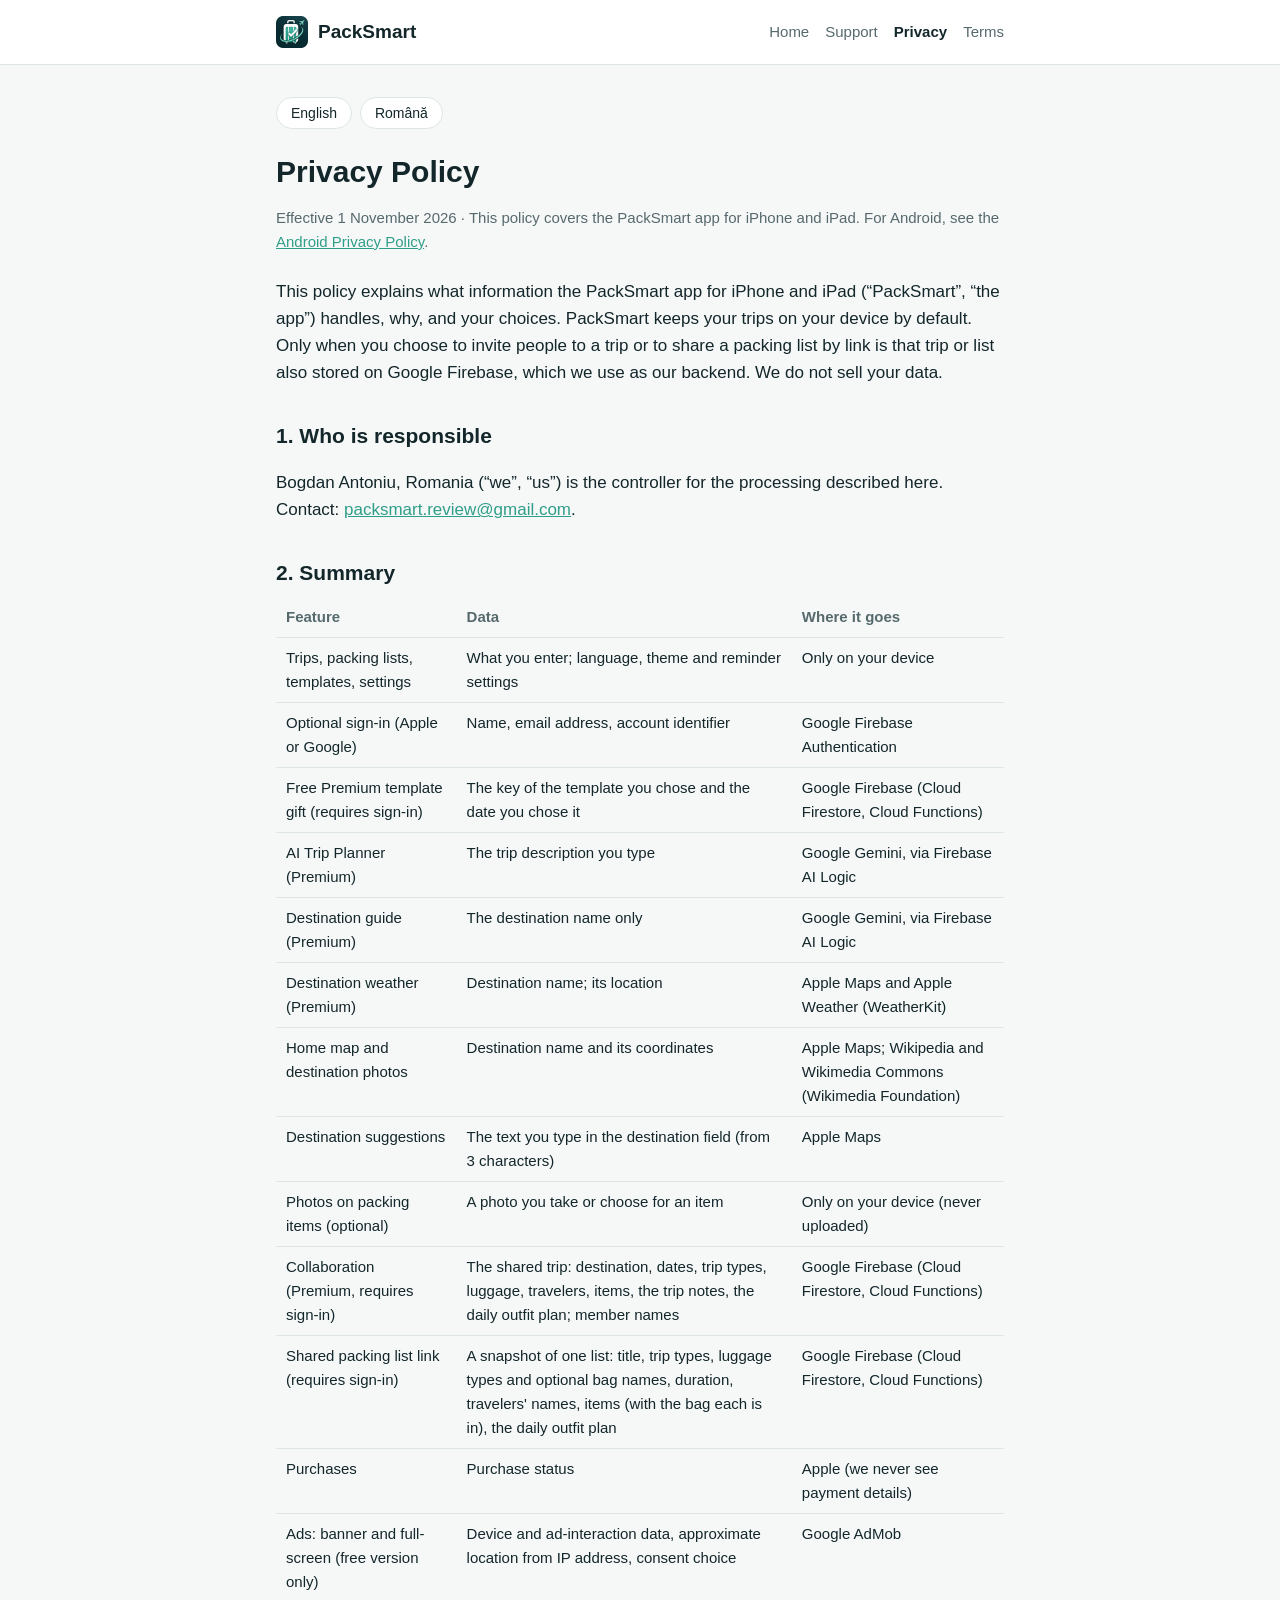
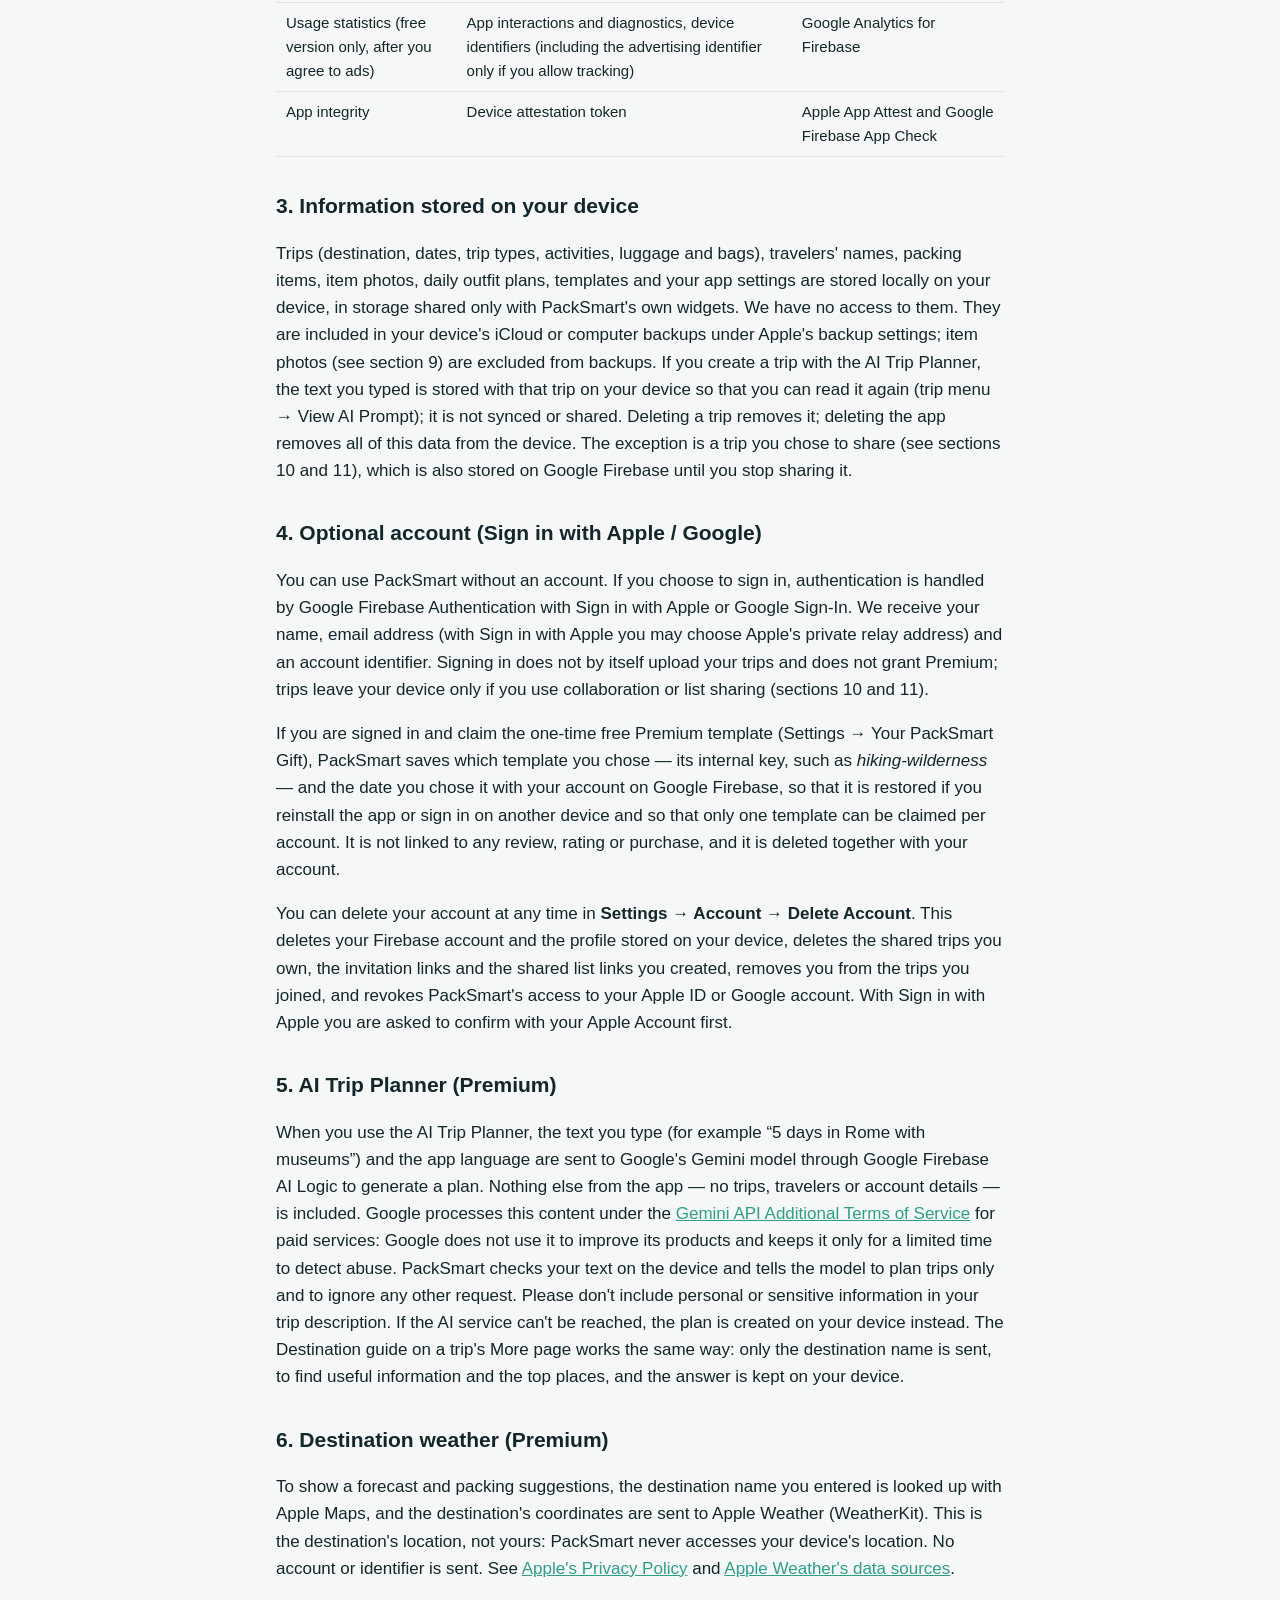
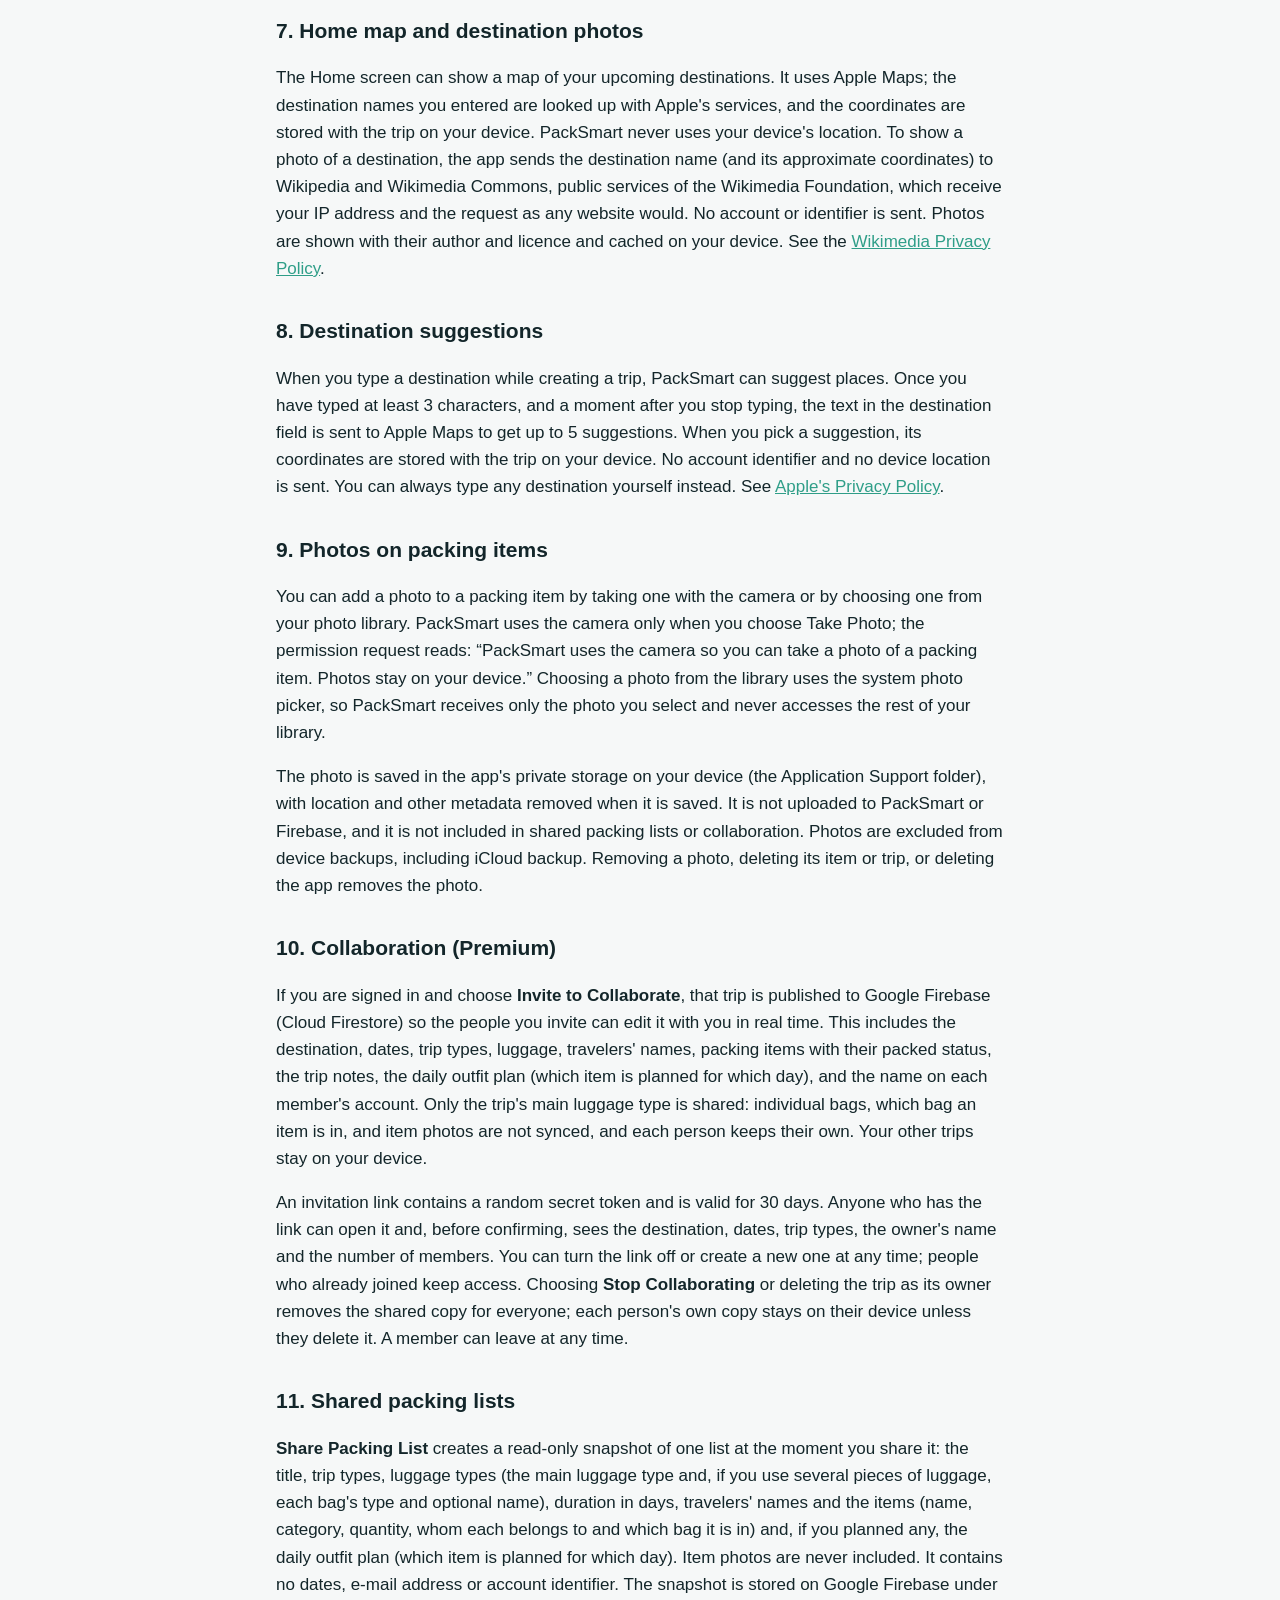
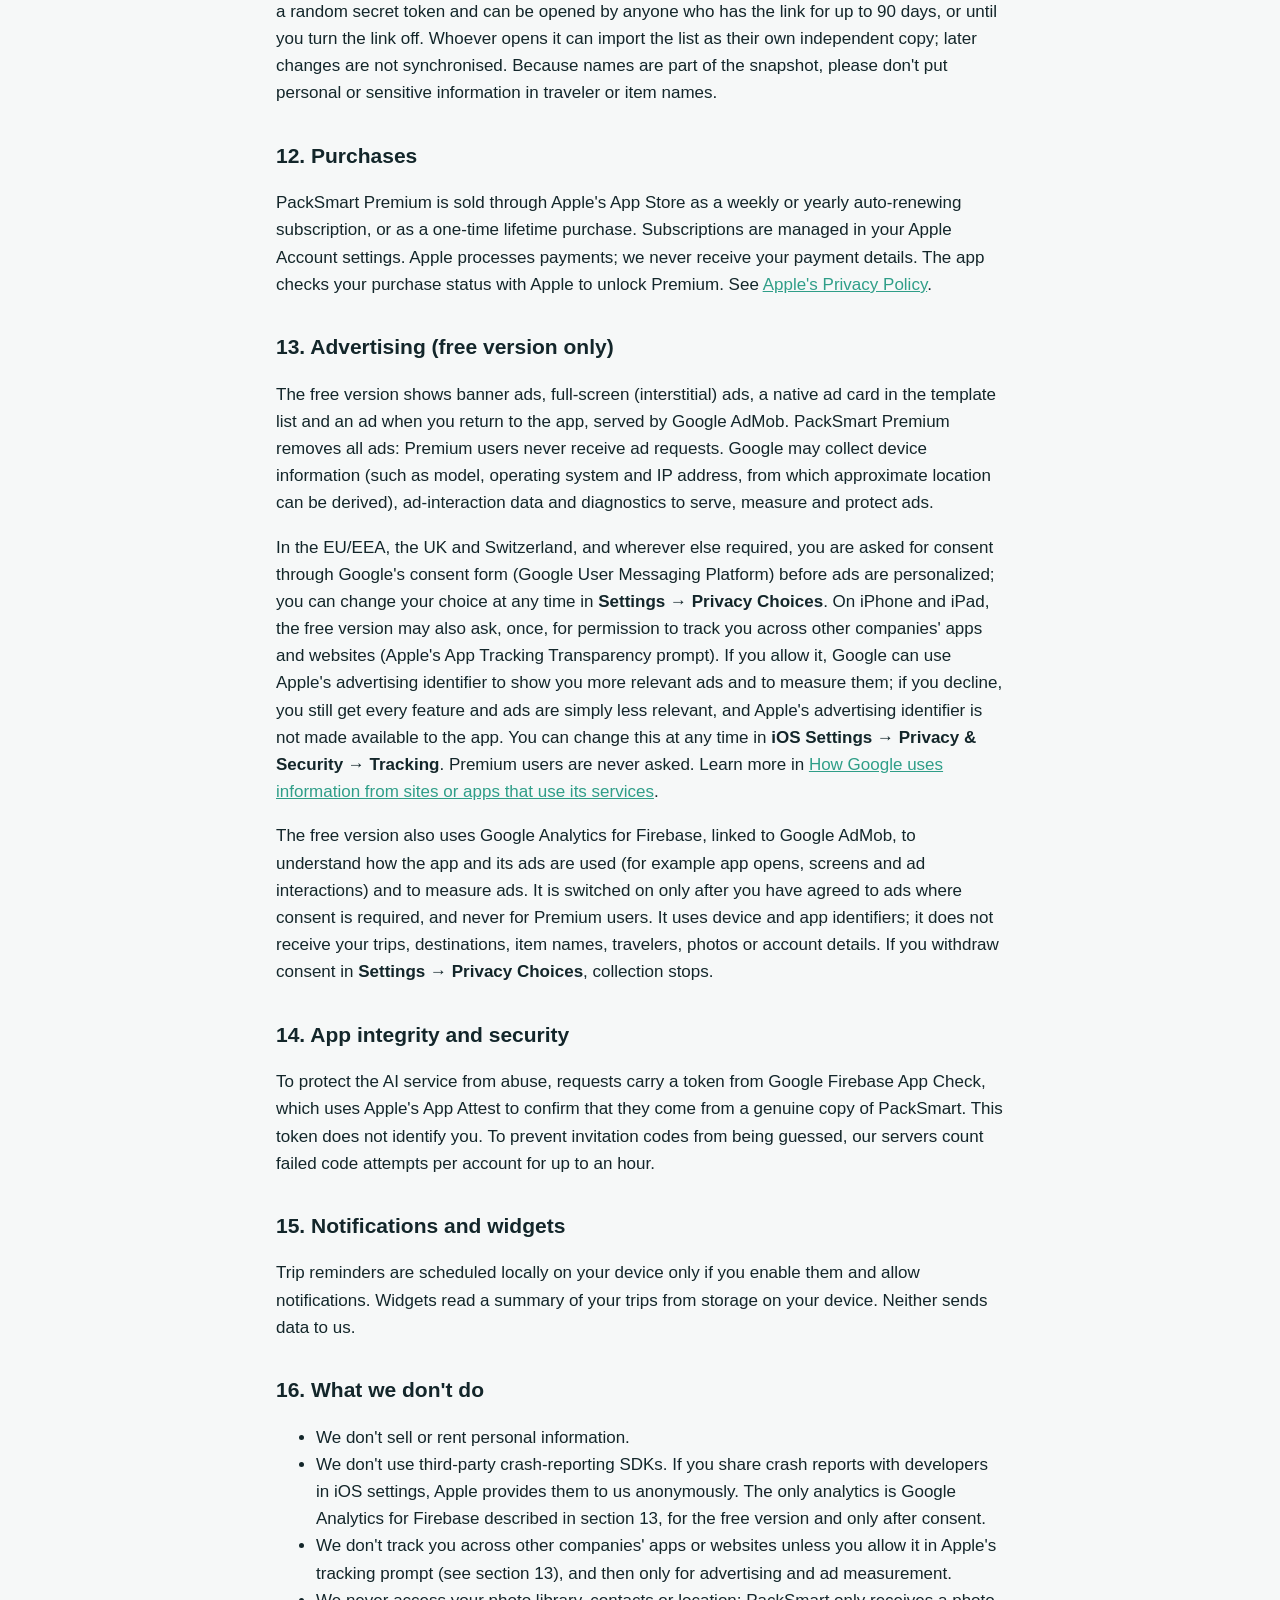
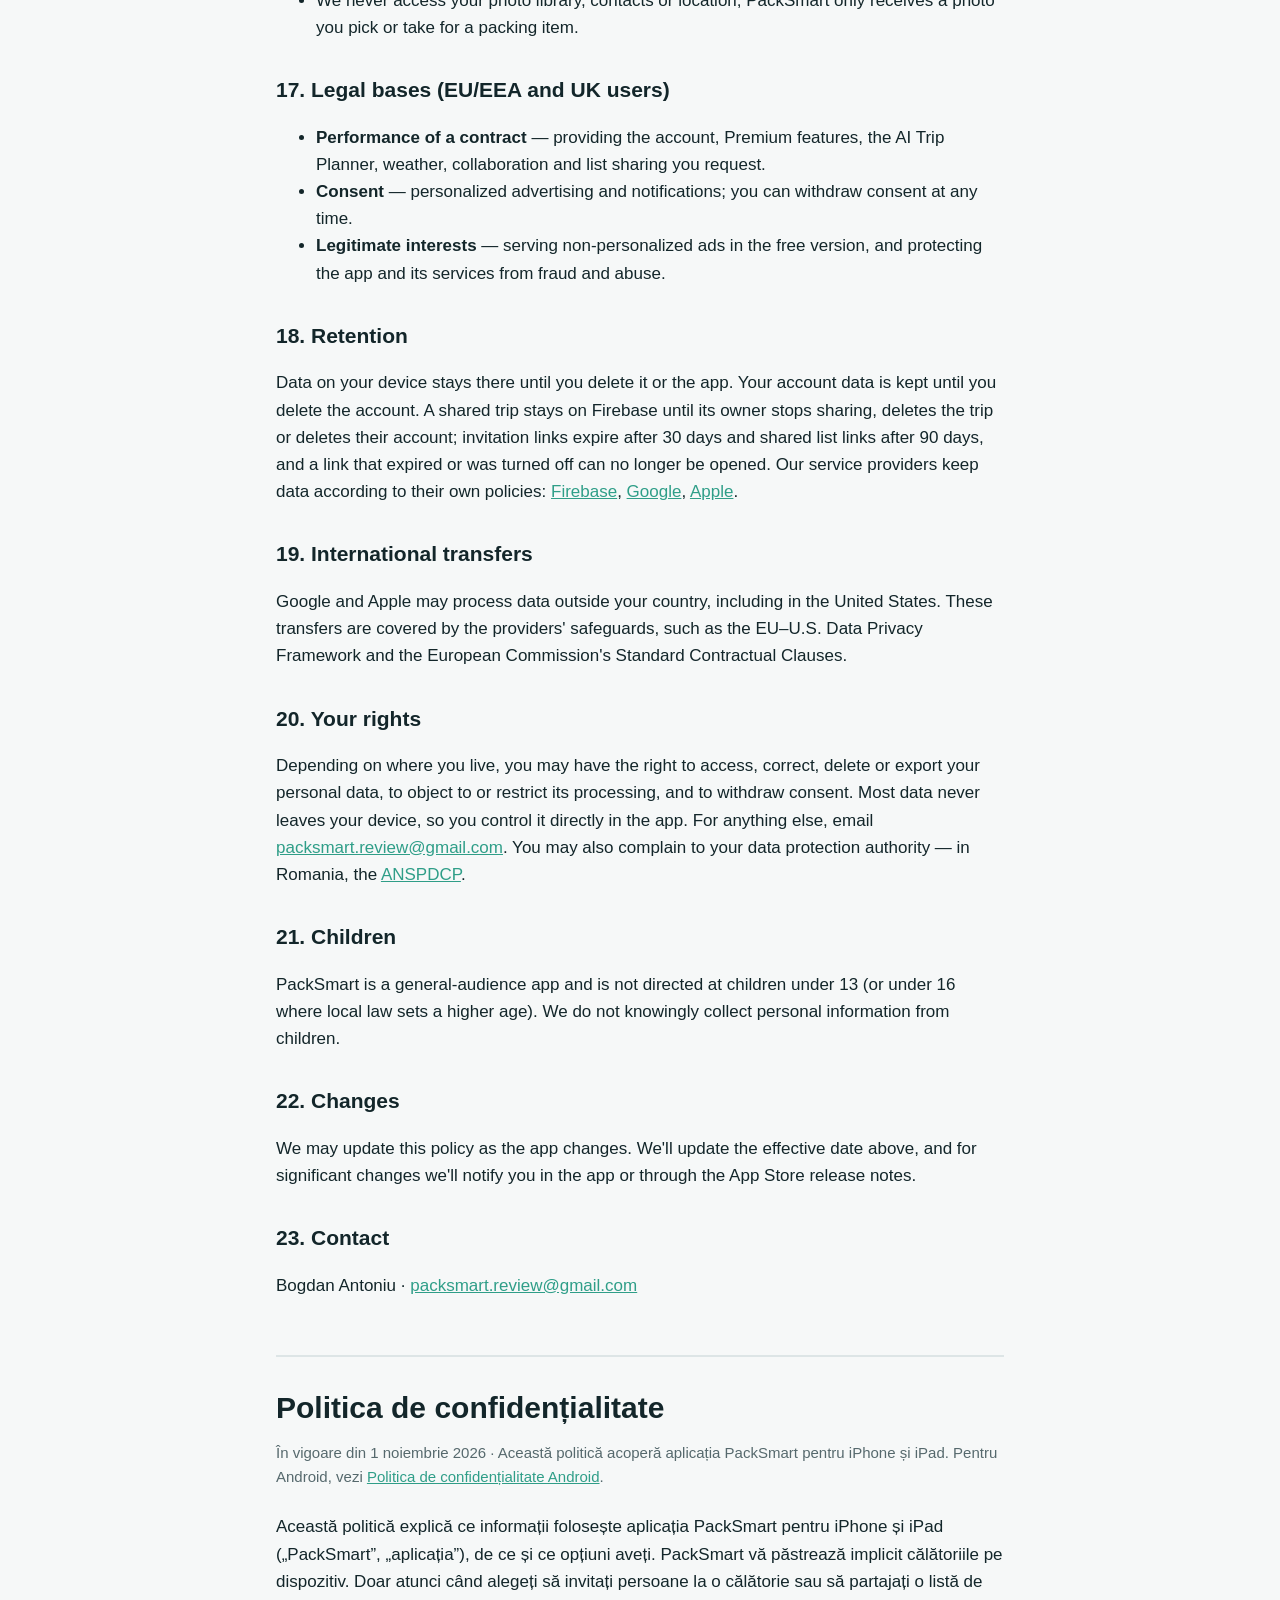
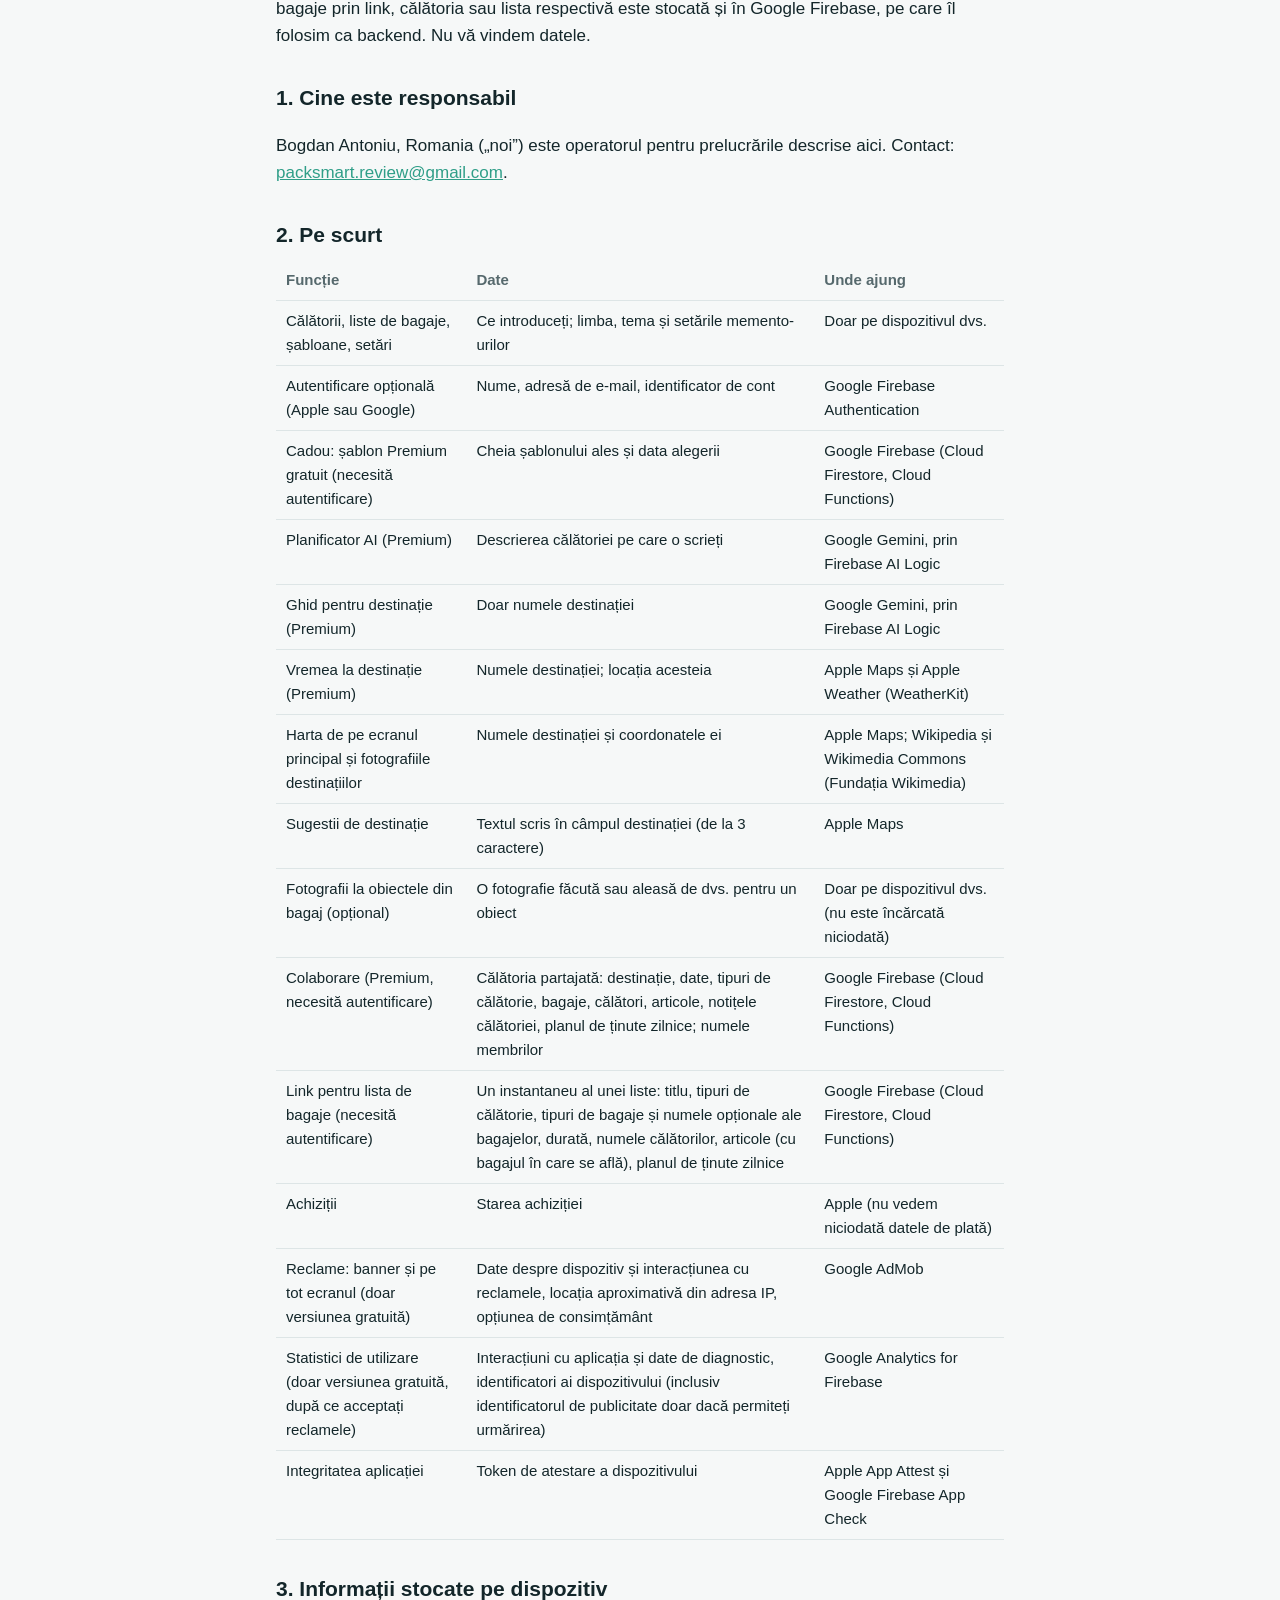
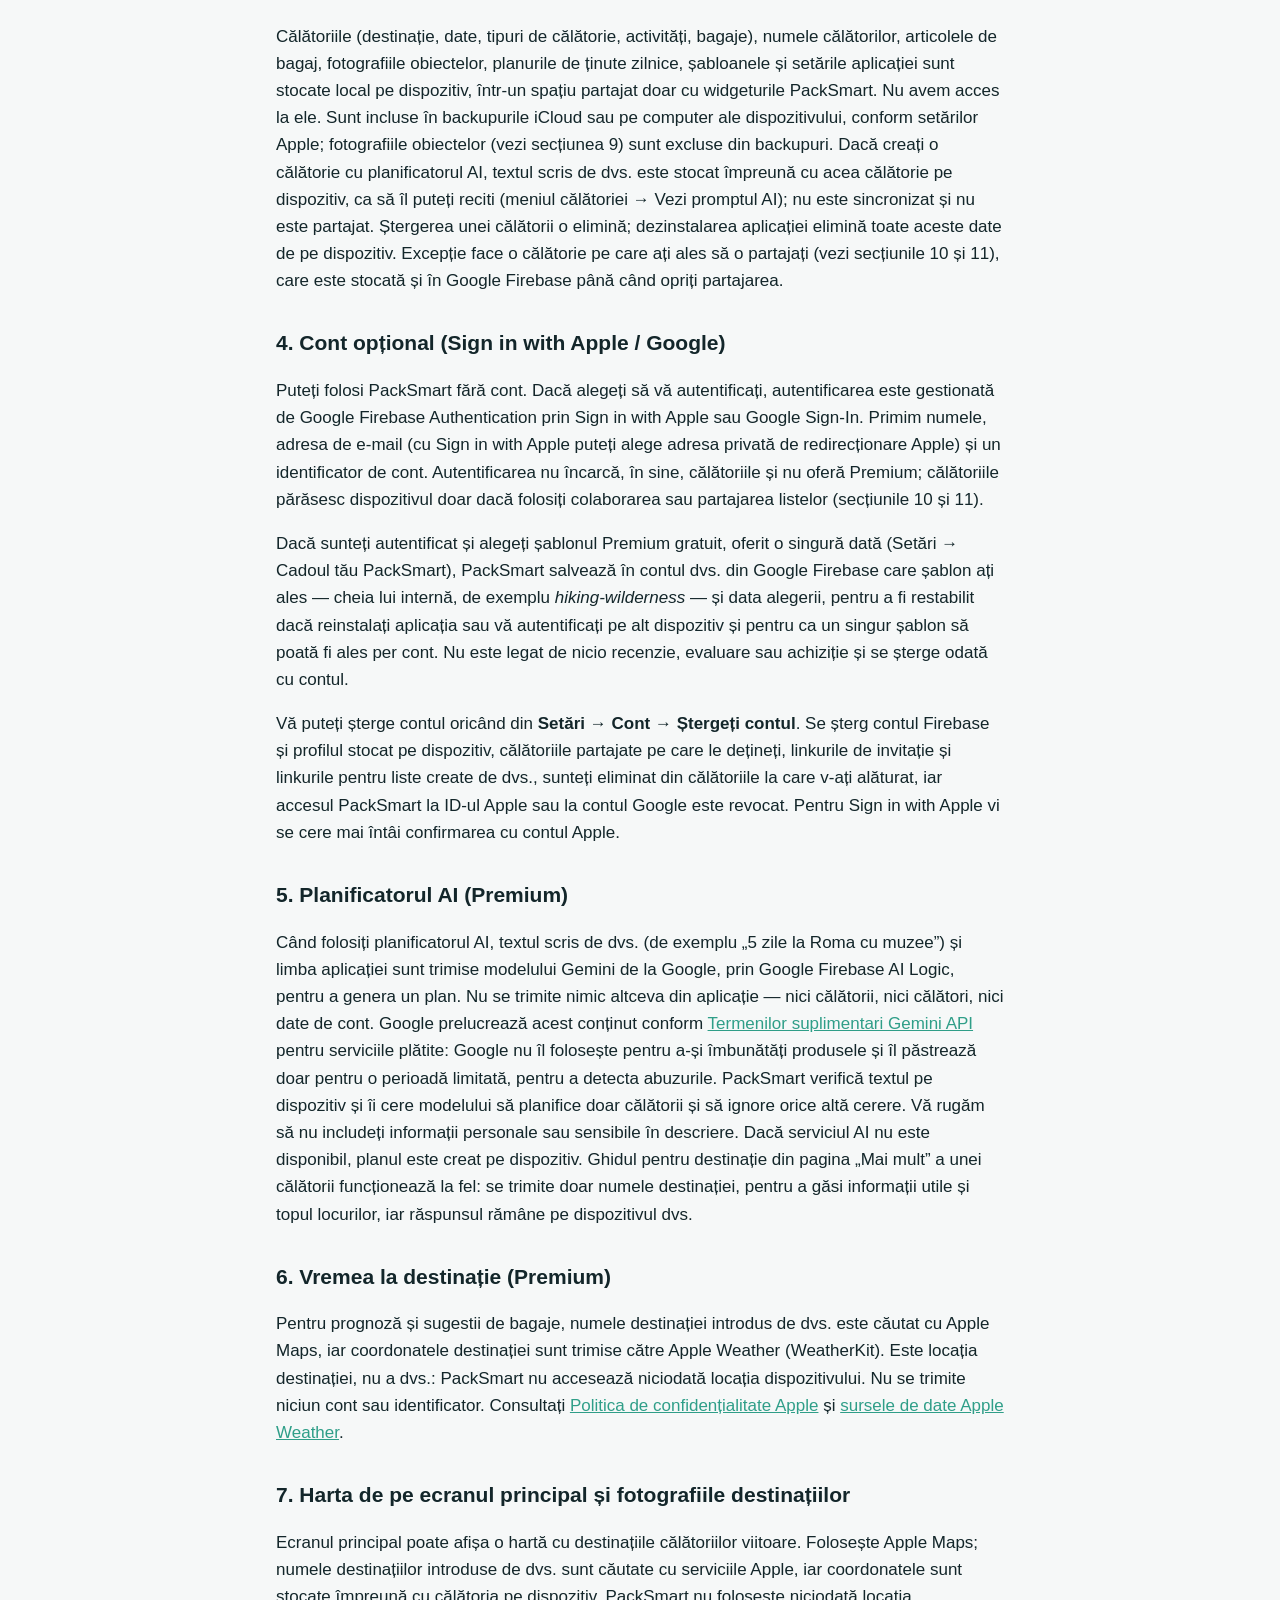
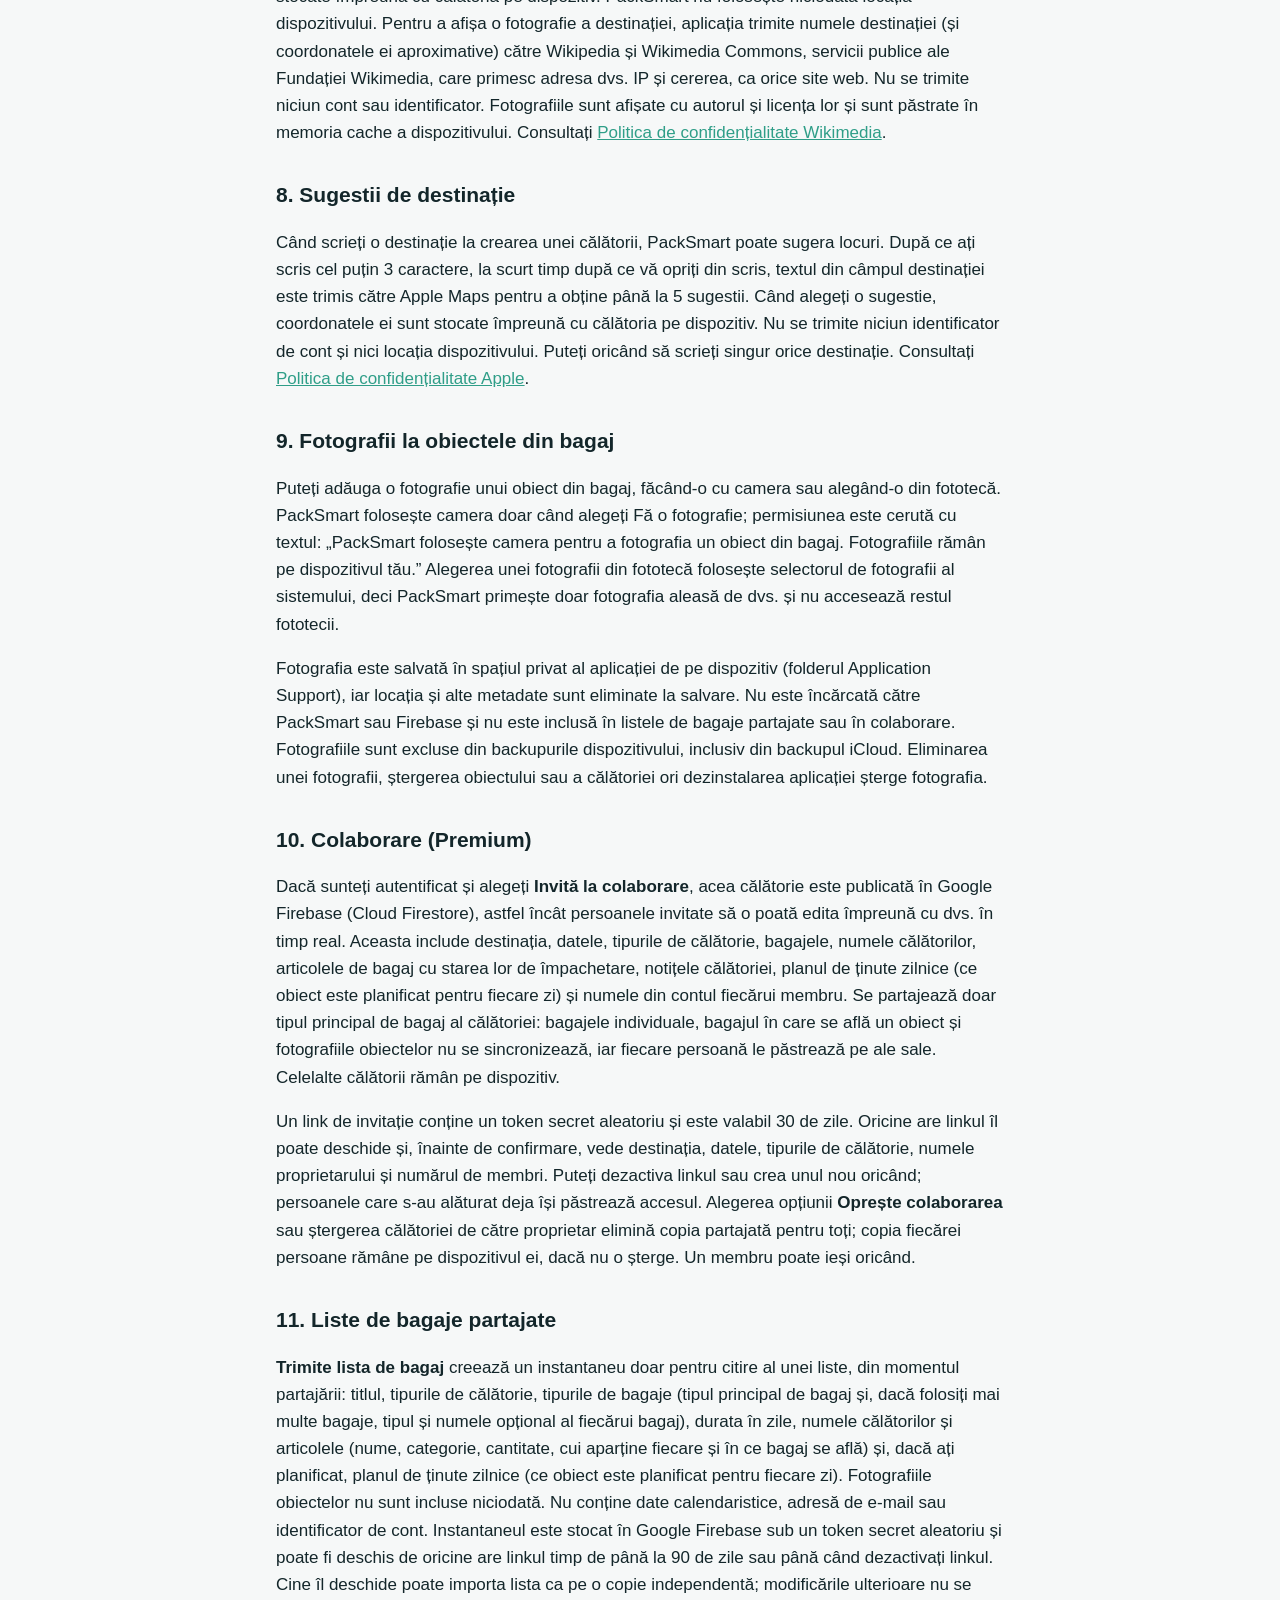
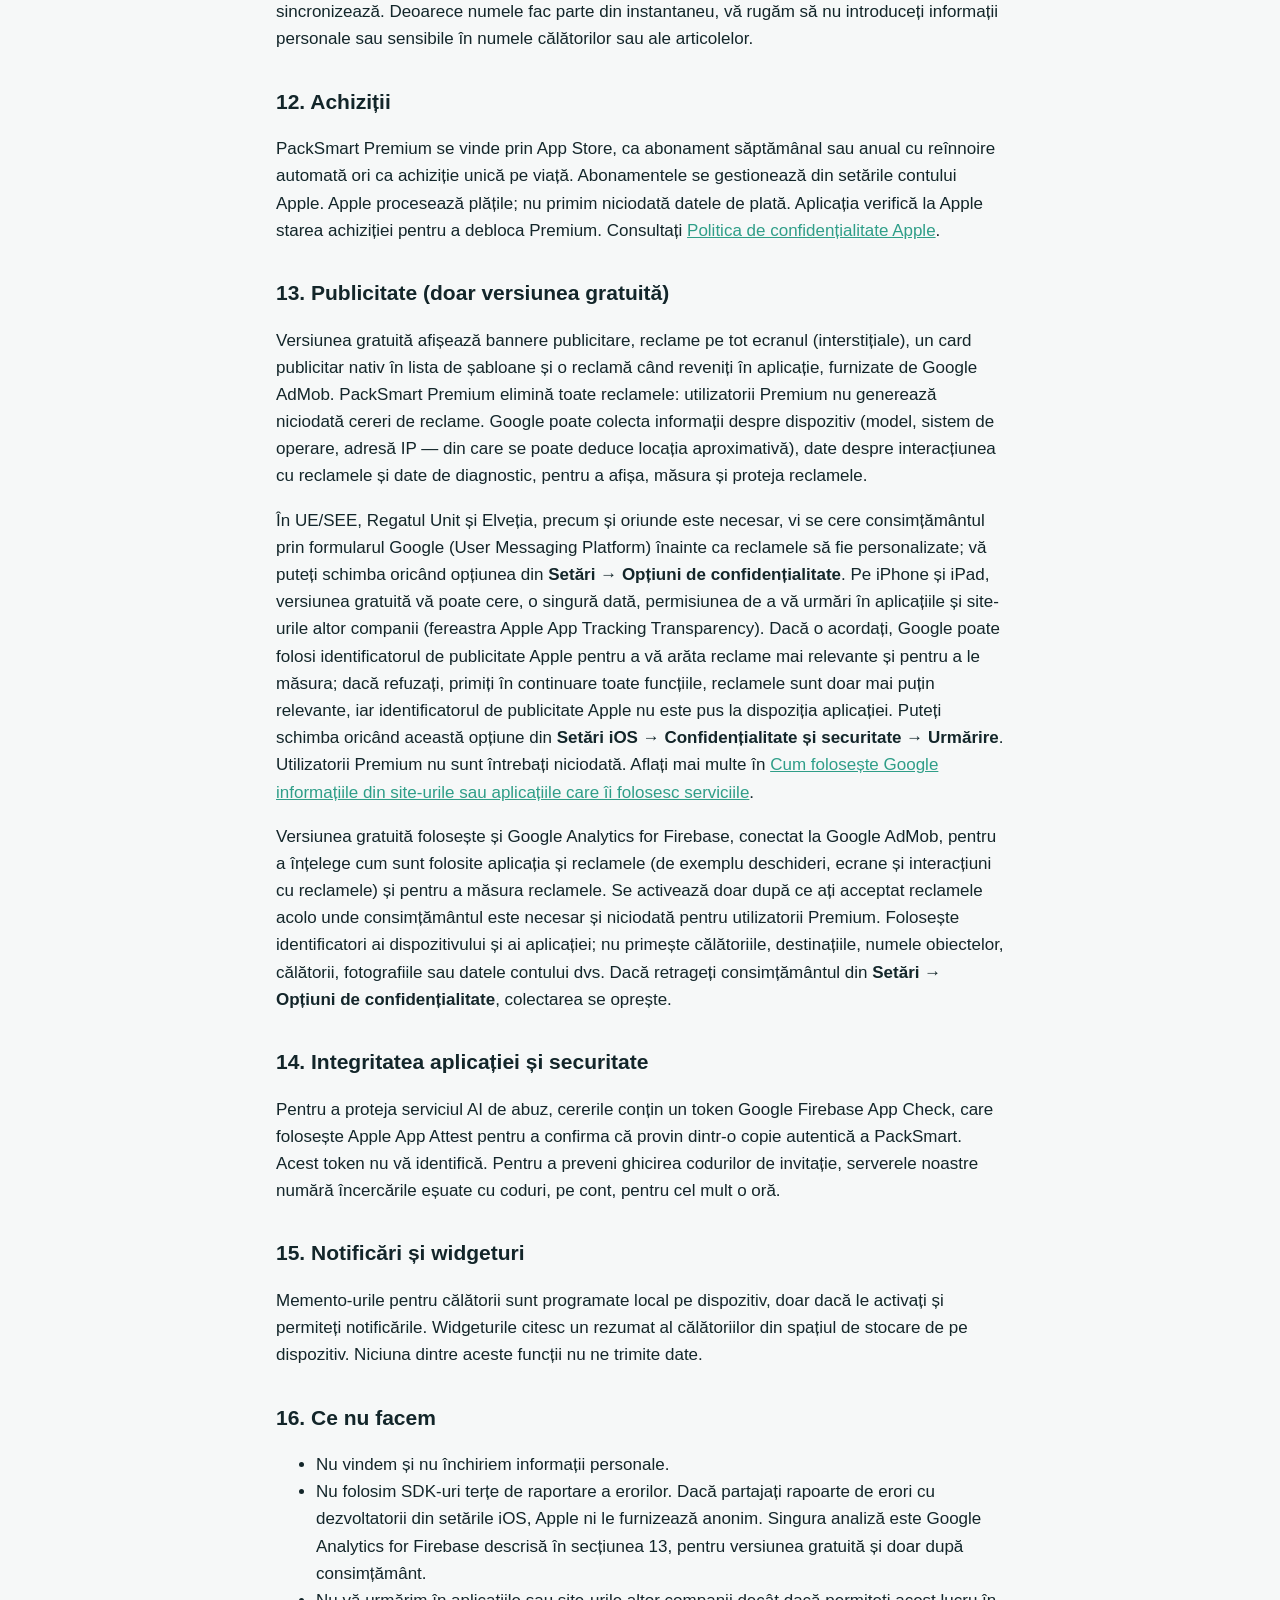
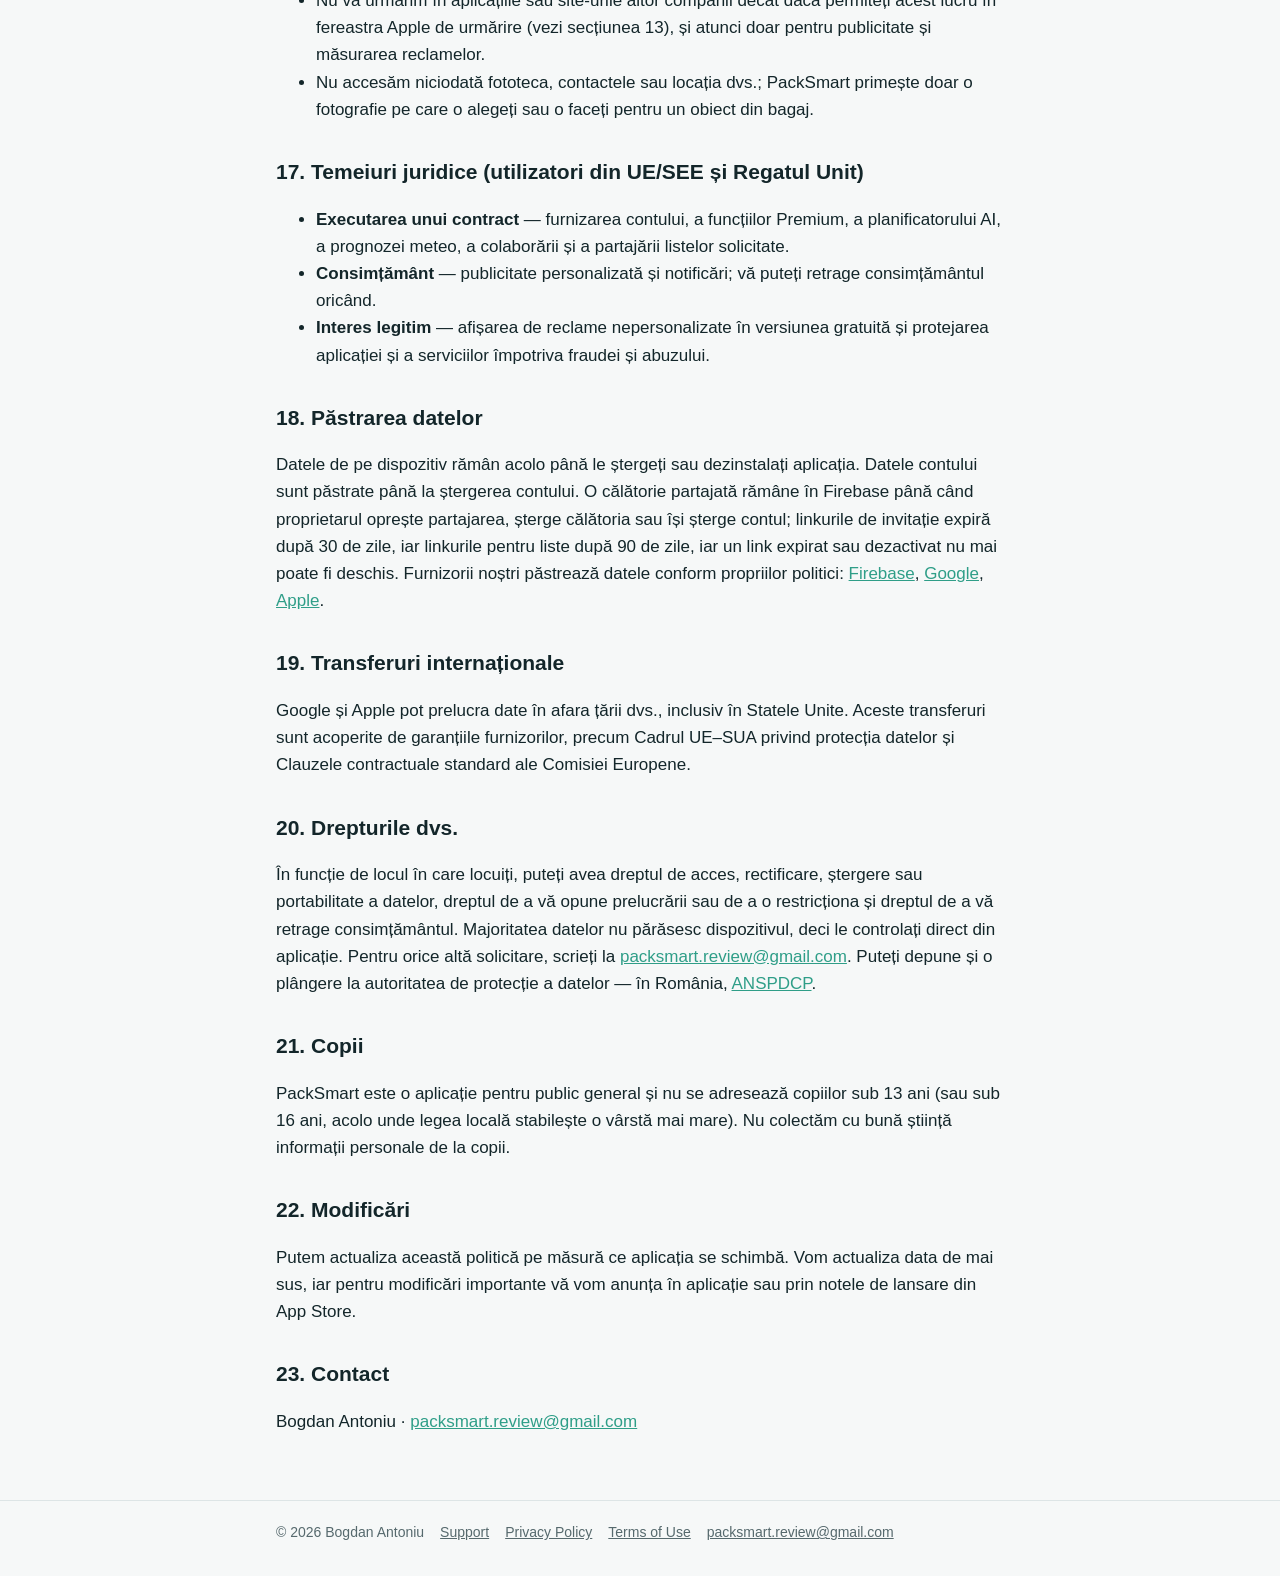
<file: privacy.html>
<!DOCTYPE html>
<html lang="en">
<head>
  <meta charset="utf-8">
  <meta name="viewport" content="width=device-width, initial-scale=1">
  <title>PackSmart Privacy Policy</title>
  <meta name="description" content="How the PackSmart app handles your information.">
  <meta name="color-scheme" content="light dark">
  <link rel="icon" type="image/png" href="favicon.png">
  <link rel="apple-touch-icon" href="icon.png">
  <link rel="stylesheet" href="style.css">
</head>
<body>
  <header class="site">
    <div class="inner">
      <a class="brand" href="index.html"><img src="icon.png" alt="" width="32" height="32">PackSmart</a>
      <nav aria-label="Main">
        <a href="index.html">Home</a>
        <a href="support.html">Support</a>
        <a href="privacy.html" aria-current="page">Privacy</a>
        <a href="terms.html">Terms</a>
      </nav>
    </div>
  </header>
  <main>
    <div class="lang-switch"><a href="#en">English</a><a href="#ro">Română</a></div>

    <section id="en" lang="en">
      <h1>Privacy Policy</h1>
      <p class="meta">Effective 1 November 2026 &middot; This policy covers the PackSmart app for iPhone and iPad. For Android, see the <a href="privacy-android.html">Android Privacy Policy</a>.</p>

      <p>This policy explains what information the PackSmart app for iPhone and iPad (“PackSmart”, “the app”) handles, why, and your choices. PackSmart keeps your trips on your device by default. Only when you choose to invite people to a trip or to share a packing list by link is that trip or list also stored on Google Firebase, which we use as our backend. We do not sell your data.</p>

      <h2>1. Who is responsible</h2>
      <p>Bogdan Antoniu, Romania (“we”, “us”) is the controller for the processing described here. Contact: <a href="mailto:packsmart.review@gmail.com">packsmart.review@gmail.com</a>.</p>

      <h2>2. Summary</h2>
      <div class="table-wrap">
      <table>
        <thead><tr><th>Feature</th><th>Data</th><th>Where it goes</th></tr></thead>
        <tbody>
          <tr><td>Trips, packing lists, templates, settings</td><td>What you enter; language, theme and reminder settings</td><td>Only on your device</td></tr>
          <tr><td>Optional sign-in (Apple or Google)</td><td>Name, email address, account identifier</td><td>Google Firebase Authentication</td></tr>
          <tr><td>Free Premium template gift (requires sign-in)</td><td>The key of the template you chose and the date you chose it</td><td>Google Firebase (Cloud Firestore, Cloud Functions)</td></tr>
          <tr><td>AI Trip Planner (Premium)</td><td>The trip description you type</td><td>Google Gemini, via Firebase AI Logic</td></tr>
          <tr><td>Destination guide (Premium)</td><td>The destination name only</td><td>Google Gemini, via Firebase AI Logic</td></tr>
          <tr><td>Destination weather (Premium)</td><td>Destination name; its location</td><td>Apple Maps and Apple Weather (WeatherKit)</td></tr>
          <tr><td>Home map and destination photos</td><td>Destination name and its coordinates</td><td>Apple Maps; Wikipedia and Wikimedia Commons (Wikimedia Foundation)</td></tr>
          <tr><td>Destination suggestions</td><td>The text you type in the destination field (from 3 characters)</td><td>Apple Maps</td></tr>
          <tr><td>Photos on packing items (optional)</td><td>A photo you take or choose for an item</td><td>Only on your device (never uploaded)</td></tr>
          <tr><td>Collaboration (Premium, requires sign-in)</td><td>The shared trip: destination, dates, trip types, luggage, travelers, items, the trip notes, the daily outfit plan; member names</td><td>Google Firebase (Cloud Firestore, Cloud Functions)</td></tr>
          <tr><td>Shared packing list link (requires sign-in)</td><td>A snapshot of one list: title, trip types, luggage types and optional bag names, duration, travelers' names, items (with the bag each is in), the daily outfit plan</td><td>Google Firebase (Cloud Firestore, Cloud Functions)</td></tr>
          <tr><td>Purchases</td><td>Purchase status</td><td>Apple (we never see payment details)</td></tr>
          <tr><td>Ads: banner and full-screen (free version only)</td><td>Device and ad-interaction data, approximate location from IP address, consent choice</td><td>Google AdMob</td></tr>
          <tr><td>Usage statistics (free version only, after you agree to ads)</td><td>App interactions and diagnostics, device identifiers (including the advertising identifier only if you allow tracking)</td><td>Google Analytics for Firebase</td></tr>
          <tr><td>App integrity</td><td>Device attestation token</td><td>Apple App Attest and Google Firebase App Check</td></tr>
        </tbody>
      </table>
      </div>

      <h2>3. Information stored on your device</h2>
      <p>Trips (destination, dates, trip types, activities, luggage and bags), travelers' names, packing items, item photos, daily outfit plans, templates and your app settings are stored locally on your device, in storage shared only with PackSmart's own widgets. We have no access to them. They are included in your device's iCloud or computer backups under Apple's backup settings; item photos (see section 9) are excluded from backups. If you create a trip with the AI Trip Planner, the text you typed is stored with that trip on your device so that you can read it again (trip menu → View AI Prompt); it is not synced or shared. Deleting a trip removes it; deleting the app removes all of this data from the device. The exception is a trip you chose to share (see sections 10 and 11), which is also stored on Google Firebase until you stop sharing it.</p>

      <h2>4. Optional account (Sign in with Apple / Google)</h2>
      <p>You can use PackSmart without an account. If you choose to sign in, authentication is handled by Google Firebase Authentication with Sign in with Apple or Google Sign-In. We receive your name, email address (with Sign in with Apple you may choose Apple's private relay address) and an account identifier. Signing in does not by itself upload your trips and does not grant Premium; trips leave your device only if you use collaboration or list sharing (sections 10 and 11).</p>
      <p>If you are signed in and claim the one-time free Premium template (Settings &rarr; Your PackSmart Gift), PackSmart saves which template you chose &mdash; its internal key, such as <em>hiking-wilderness</em> &mdash; and the date you chose it with your account on Google Firebase, so that it is restored if you reinstall the app or sign in on another device and so that only one template can be claimed per account. It is not linked to any review, rating or purchase, and it is deleted together with your account.</p>
      <p>You can delete your account at any time in <strong>Settings → Account → Delete Account</strong>. This deletes your Firebase account and the profile stored on your device, deletes the shared trips you own, the invitation links and the shared list links you created, removes you from the trips you joined, and revokes PackSmart's access to your Apple ID or Google account. With Sign in with Apple you are asked to confirm with your Apple Account first.</p>

      <h2>5. AI Trip Planner (Premium)</h2>
      <p>When you use the AI Trip Planner, the text you type (for example “5 days in Rome with museums”) and the app language are sent to Google's Gemini model through Google Firebase AI Logic to generate a plan. Nothing else from the app — no trips, travelers or account details — is included. Google processes this content under the <a href="https://ai.google.dev/gemini-api/terms">Gemini API Additional Terms of Service</a> for paid services: Google does not use it to improve its products and keeps it only for a limited time to detect abuse. PackSmart checks your text on the device and tells the model to plan trips only and to ignore any other request. Please don't include personal or sensitive information in your trip description. If the AI service can't be reached, the plan is created on your device instead. The Destination guide on a trip's More page works the same way: only the destination name is sent, to find useful information and the top places, and the answer is kept on your device.</p>

      <h2>6. Destination weather (Premium)</h2>
      <p>To show a forecast and packing suggestions, the destination name you entered is looked up with Apple Maps, and the destination's coordinates are sent to Apple Weather (WeatherKit). This is the destination's location, not yours: PackSmart never accesses your device's location. No account or identifier is sent. See <a href="https://www.apple.com/legal/privacy/">Apple's Privacy Policy</a> and <a href="https://weatherkit.apple.com/legal-attribution.html">Apple Weather's data sources</a>.</p>

      <h2>7. Home map and destination photos</h2>
      <p>The Home screen can show a map of your upcoming destinations. It uses Apple Maps; the destination names you entered are looked up with Apple's services, and the coordinates are stored with the trip on your device. PackSmart never uses your device's location. To show a photo of a destination, the app sends the destination name (and its approximate coordinates) to Wikipedia and Wikimedia Commons, public services of the Wikimedia Foundation, which receive your IP address and the request as any website would. No account or identifier is sent. Photos are shown with their author and licence and cached on your device. See the <a href="https://foundation.wikimedia.org/wiki/Policy:Privacy_policy">Wikimedia Privacy Policy</a>.</p>

      <h2>8. Destination suggestions</h2>
      <p>When you type a destination while creating a trip, PackSmart can suggest places. Once you have typed at least 3 characters, and a moment after you stop typing, the text in the destination field is sent to Apple Maps to get up to 5 suggestions. When you pick a suggestion, its coordinates are stored with the trip on your device. No account identifier and no device location is sent. You can always type any destination yourself instead. See <a href="https://www.apple.com/legal/privacy/">Apple's Privacy Policy</a>.</p>

      <h2>9. Photos on packing items</h2>
      <p>You can add a photo to a packing item by taking one with the camera or by choosing one from your photo library. PackSmart uses the camera only when you choose Take Photo; the permission request reads: “PackSmart uses the camera so you can take a photo of a packing item. Photos stay on your device.” Choosing a photo from the library uses the system photo picker, so PackSmart receives only the photo you select and never accesses the rest of your library.</p>
      <p>The photo is saved in the app's private storage on your device (the Application Support folder), with location and other metadata removed when it is saved. It is not uploaded to PackSmart or Firebase, and it is not included in shared packing lists or collaboration. Photos are excluded from device backups, including iCloud backup. Removing a photo, deleting its item or trip, or deleting the app removes the photo.</p>

      <h2>10. Collaboration (Premium)</h2>
      <p>If you are signed in and choose <strong>Invite to Collaborate</strong>, that trip is published to Google Firebase (Cloud Firestore) so the people you invite can edit it with you in real time. This includes the destination, dates, trip types, luggage, travelers' names, packing items with their packed status, the trip notes, the daily outfit plan (which item is planned for which day), and the name on each member's account. Only the trip's main luggage type is shared: individual bags, which bag an item is in, and item photos are not synced, and each person keeps their own. Your other trips stay on your device.</p>
      <p>An invitation link contains a random secret token and is valid for 30 days. Anyone who has the link can open it and, before confirming, sees the destination, dates, trip types, the owner's name and the number of members. You can turn the link off or create a new one at any time; people who already joined keep access. Choosing <strong>Stop Collaborating</strong> or deleting the trip as its owner removes the shared copy for everyone; each person's own copy stays on their device unless they delete it. A member can leave at any time.</p>

      <h2>11. Shared packing lists</h2>
      <p><strong>Share Packing List</strong> creates a read-only snapshot of one list at the moment you share it: the title, trip types, luggage types (the main luggage type and, if you use several pieces of luggage, each bag's type and optional name), duration in days, travelers' names and the items (name, category, quantity, whom each belongs to and which bag it is in) and, if you planned any, the daily outfit plan (which item is planned for which day). Item photos are never included. It contains no dates, e-mail address or account identifier. The snapshot is stored on Google Firebase under a random secret token and can be opened by anyone who has the link for up to 90 days, or until you turn the link off. Whoever opens it can import the list as their own independent copy; later changes are not synchronised. Because names are part of the snapshot, please don't put personal or sensitive information in traveler or item names.</p>

      <h2>12. Purchases</h2>
      <p>PackSmart Premium is sold through Apple's App Store as a weekly or yearly auto-renewing subscription, or as a one-time lifetime purchase. Subscriptions are managed in your Apple Account settings. Apple processes payments; we never receive your payment details. The app checks your purchase status with Apple to unlock Premium. See <a href="https://www.apple.com/legal/privacy/">Apple's Privacy Policy</a>.</p>

      <h2>13. Advertising (free version only)</h2>
      <p>The free version shows banner ads, full-screen (interstitial) ads, a native ad card in the template list and an ad when you return to the app, served by Google AdMob. PackSmart Premium removes all ads: Premium users never receive ad requests. Google may collect device information (such as model, operating system and IP address, from which approximate location can be derived), ad-interaction data and diagnostics to serve, measure and protect ads.</p>
      <p>In the EU/EEA, the UK and Switzerland, and wherever else required, you are asked for consent through Google's consent form (Google User Messaging Platform) before ads are personalized; you can change your choice at any time in <strong>Settings → Privacy Choices</strong>. On iPhone and iPad, the free version may also ask, once, for permission to track you across other companies' apps and websites (Apple's App Tracking Transparency prompt). If you allow it, Google can use Apple's advertising identifier to show you more relevant ads and to measure them; if you decline, you still get every feature and ads are simply less relevant, and Apple's advertising identifier is not made available to the app. You can change this at any time in <strong>iOS Settings → Privacy &amp; Security → Tracking</strong>. Premium users are never asked. Learn more in <a href="https://policies.google.com/technologies/partner-sites">How Google uses information from sites or apps that use its services</a>.</p>

      <p>The free version also uses Google Analytics for Firebase, linked to Google AdMob, to understand how the app and its ads are used (for example app opens, screens and ad interactions) and to measure ads. It is switched on only after you have agreed to ads where consent is required, and never for Premium users. It uses device and app identifiers; it does not receive your trips, destinations, item names, travelers, photos or account details. If you withdraw consent in <strong>Settings → Privacy Choices</strong>, collection stops.</p>

      <h2>14. App integrity and security</h2>
      <p>To protect the AI service from abuse, requests carry a token from Google Firebase App Check, which uses Apple's App Attest to confirm that they come from a genuine copy of PackSmart. This token does not identify you. To prevent invitation codes from being guessed, our servers count failed code attempts per account for up to an hour.</p>

      <h2>15. Notifications and widgets</h2>
      <p>Trip reminders are scheduled locally on your device only if you enable them and allow notifications. Widgets read a summary of your trips from storage on your device. Neither sends data to us.</p>

      <h2>16. What we don't do</h2>
      <ul>
        <li>We don't sell or rent personal information.</li>
        <li>We don't use third-party crash-reporting SDKs. If you share crash reports with developers in iOS settings, Apple provides them to us anonymously. The only analytics is Google Analytics for Firebase described in section 13, for the free version and only after consent.</li>
        <li>We don't track you across other companies' apps or websites unless you allow it in Apple's tracking prompt (see section 13), and then only for advertising and ad measurement.</li>
        <li>We never access your photo library, contacts or location; PackSmart only receives a photo you pick or take for a packing item.</li>
      </ul>

      <h2>17. Legal bases (EU/EEA and UK users)</h2>
      <ul>
        <li><strong>Performance of a contract</strong> — providing the account, Premium features, the AI Trip Planner, weather, collaboration and list sharing you request.</li>
        <li><strong>Consent</strong> — personalized advertising and notifications; you can withdraw consent at any time.</li>
        <li><strong>Legitimate interests</strong> — serving non-personalized ads in the free version, and protecting the app and its services from fraud and abuse.</li>
      </ul>

      <h2>18. Retention</h2>
      <p>Data on your device stays there until you delete it or the app. Your account data is kept until you delete the account. A shared trip stays on Firebase until its owner stops sharing, deletes the trip or deletes their account; invitation links expire after 30 days and shared list links after 90 days, and a link that expired or was turned off can no longer be opened. Our service providers keep data according to their own policies: <a href="https://firebase.google.com/support/privacy">Firebase</a>, <a href="https://policies.google.com/privacy">Google</a>, <a href="https://www.apple.com/legal/privacy/">Apple</a>.</p>

      <h2>19. International transfers</h2>
      <p>Google and Apple may process data outside your country, including in the United States. These transfers are covered by the providers' safeguards, such as the EU–U.S. Data Privacy Framework and the European Commission's Standard Contractual Clauses.</p>

      <h2>20. Your rights</h2>
      <p>Depending on where you live, you may have the right to access, correct, delete or export your personal data, to object to or restrict its processing, and to withdraw consent. Most data never leaves your device, so you control it directly in the app. For anything else, email <a href="mailto:packsmart.review@gmail.com">packsmart.review@gmail.com</a>. You may also complain to your data protection authority — in Romania, the <a href="https://www.dataprotection.ro">ANSPDCP</a>.</p>

      <h2>21. Children</h2>
      <p>PackSmart is a general-audience app and is not directed at children under 13 (or under 16 where local law sets a higher age). We do not knowingly collect personal information from children.</p>

      <h2>22. Changes</h2>
      <p>We may update this policy as the app changes. We'll update the effective date above, and for significant changes we'll notify you in the app or through the App Store release notes.</p>

      <h2>23. Contact</h2>
      <p>Bogdan Antoniu · <a href="mailto:packsmart.review@gmail.com">packsmart.review@gmail.com</a></p>
    </section>

    <hr class="lang">

    <section id="ro" lang="ro">
      <h1>Politica de confidențialitate</h1>
      <p class="meta">În vigoare din 1 noiembrie 2026 &middot; Această politică acoperă aplicația PackSmart pentru iPhone și iPad. Pentru Android, vezi <a href="privacy-android.html">Politica de confidențialitate Android</a>.</p>

      <p>Această politică explică ce informații folosește aplicația PackSmart pentru iPhone și iPad („PackSmart”, „aplicația”), de ce și ce opțiuni aveți. PackSmart vă păstrează implicit călătoriile pe dispozitiv. Doar atunci când alegeți să invitați persoane la o călătorie sau să partajați o listă de bagaje prin link, călătoria sau lista respectivă este stocată și în Google Firebase, pe care îl folosim ca backend. Nu vă vindem datele.</p>

      <h2>1. Cine este responsabil</h2>
      <p>Bogdan Antoniu, Romania („noi”) este operatorul pentru prelucrările descrise aici. Contact: <a href="mailto:packsmart.review@gmail.com">packsmart.review@gmail.com</a>.</p>

      <h2>2. Pe scurt</h2>
      <div class="table-wrap">
      <table>
        <thead><tr><th>Funcție</th><th>Date</th><th>Unde ajung</th></tr></thead>
        <tbody>
          <tr><td>Călătorii, liste de bagaje, șabloane, setări</td><td>Ce introduceți; limba, tema și setările memento-urilor</td><td>Doar pe dispozitivul dvs.</td></tr>
          <tr><td>Autentificare opțională (Apple sau Google)</td><td>Nume, adresă de e-mail, identificator de cont</td><td>Google Firebase Authentication</td></tr>
          <tr><td>Cadou: șablon Premium gratuit (necesită autentificare)</td><td>Cheia șablonului ales și data alegerii</td><td>Google Firebase (Cloud Firestore, Cloud Functions)</td></tr>
          <tr><td>Planificator AI (Premium)</td><td>Descrierea călătoriei pe care o scrieți</td><td>Google Gemini, prin Firebase AI Logic</td></tr>
          <tr><td>Ghid pentru destinație (Premium)</td><td>Doar numele destinației</td><td>Google Gemini, prin Firebase AI Logic</td></tr>
          <tr><td>Vremea la destinație (Premium)</td><td>Numele destinației; locația acesteia</td><td>Apple Maps și Apple Weather (WeatherKit)</td></tr>
          <tr><td>Harta de pe ecranul principal și fotografiile destinațiilor</td><td>Numele destinației și coordonatele ei</td><td>Apple Maps; Wikipedia și Wikimedia Commons (Fundația Wikimedia)</td></tr>
          <tr><td>Sugestii de destinație</td><td>Textul scris în câmpul destinației (de la 3 caractere)</td><td>Apple Maps</td></tr>
          <tr><td>Fotografii la obiectele din bagaj (opțional)</td><td>O fotografie făcută sau aleasă de dvs. pentru un obiect</td><td>Doar pe dispozitivul dvs. (nu este încărcată niciodată)</td></tr>
          <tr><td>Colaborare (Premium, necesită autentificare)</td><td>Călătoria partajată: destinație, date, tipuri de călătorie, bagaje, călători, articole, notițele călătoriei, planul de ținute zilnice; numele membrilor</td><td>Google Firebase (Cloud Firestore, Cloud Functions)</td></tr>
          <tr><td>Link pentru lista de bagaje (necesită autentificare)</td><td>Un instantaneu al unei liste: titlu, tipuri de călătorie, tipuri de bagaje și numele opționale ale bagajelor, durată, numele călătorilor, articole (cu bagajul în care se află), planul de ținute zilnice</td><td>Google Firebase (Cloud Firestore, Cloud Functions)</td></tr>
          <tr><td>Achiziții</td><td>Starea achiziției</td><td>Apple (nu vedem niciodată datele de plată)</td></tr>
          <tr><td>Reclame: banner și pe tot ecranul (doar versiunea gratuită)</td><td>Date despre dispozitiv și interacțiunea cu reclamele, locația aproximativă din adresa IP, opțiunea de consimțământ</td><td>Google AdMob</td></tr>
          <tr><td>Statistici de utilizare (doar versiunea gratuită, după ce acceptați reclamele)</td><td>Interacțiuni cu aplicația și date de diagnostic, identificatori ai dispozitivului (inclusiv identificatorul de publicitate doar dacă permiteți urmărirea)</td><td>Google Analytics for Firebase</td></tr>
          <tr><td>Integritatea aplicației</td><td>Token de atestare a dispozitivului</td><td>Apple App Attest și Google Firebase App Check</td></tr>
        </tbody>
      </table>
      </div>

      <h2>3. Informații stocate pe dispozitiv</h2>
      <p>Călătoriile (destinație, date, tipuri de călătorie, activități, bagaje), numele călătorilor, articolele de bagaj, fotografiile obiectelor, planurile de ținute zilnice, șabloanele și setările aplicației sunt stocate local pe dispozitiv, într-un spațiu partajat doar cu widgeturile PackSmart. Nu avem acces la ele. Sunt incluse în backupurile iCloud sau pe computer ale dispozitivului, conform setărilor Apple; fotografiile obiectelor (vezi secțiunea 9) sunt excluse din backupuri. Dacă creați o călătorie cu planificatorul AI, textul scris de dvs. este stocat împreună cu acea călătorie pe dispozitiv, ca să îl puteți reciti (meniul călătoriei → Vezi promptul AI); nu este sincronizat și nu este partajat. Ștergerea unei călătorii o elimină; dezinstalarea aplicației elimină toate aceste date de pe dispozitiv. Excepție face o călătorie pe care ați ales să o partajați (vezi secțiunile 10 și 11), care este stocată și în Google Firebase până când opriți partajarea.</p>

      <h2>4. Cont opțional (Sign in with Apple / Google)</h2>
      <p>Puteți folosi PackSmart fără cont. Dacă alegeți să vă autentificați, autentificarea este gestionată de Google Firebase Authentication prin Sign in with Apple sau Google Sign-In. Primim numele, adresa de e-mail (cu Sign in with Apple puteți alege adresa privată de redirecționare Apple) și un identificator de cont. Autentificarea nu încarcă, în sine, călătoriile și nu oferă Premium; călătoriile părăsesc dispozitivul doar dacă folosiți colaborarea sau partajarea listelor (secțiunile 10 și 11).</p>
      <p>Dacă sunteți autentificat și alegeți șablonul Premium gratuit, oferit o singură dată (Setări → Cadoul tău PackSmart), PackSmart salvează în contul dvs. din Google Firebase care șablon ați ales — cheia lui internă, de exemplu <em>hiking-wilderness</em> — și data alegerii, pentru a fi restabilit dacă reinstalați aplicația sau vă autentificați pe alt dispozitiv și pentru ca un singur șablon să poată fi ales per cont. Nu este legat de nicio recenzie, evaluare sau achiziție și se șterge odată cu contul.</p>
      <p>Vă puteți șterge contul oricând din <strong>Setări → Cont → Ștergeți contul</strong>. Se șterg contul Firebase și profilul stocat pe dispozitiv, călătoriile partajate pe care le dețineți, linkurile de invitație și linkurile pentru liste create de dvs., sunteți eliminat din călătoriile la care v-ați alăturat, iar accesul PackSmart la ID-ul Apple sau la contul Google este revocat. Pentru Sign in with Apple vi se cere mai întâi confirmarea cu contul Apple.</p>

      <h2>5. Planificatorul AI (Premium)</h2>
      <p>Când folosiți planificatorul AI, textul scris de dvs. (de exemplu „5 zile la Roma cu muzee”) și limba aplicației sunt trimise modelului Gemini de la Google, prin Google Firebase AI Logic, pentru a genera un plan. Nu se trimite nimic altceva din aplicație — nici călătorii, nici călători, nici date de cont. Google prelucrează acest conținut conform <a href="https://ai.google.dev/gemini-api/terms">Termenilor suplimentari Gemini API</a> pentru serviciile plătite: Google nu îl folosește pentru a-și îmbunătăți produsele și îl păstrează doar pentru o perioadă limitată, pentru a detecta abuzurile. PackSmart verifică textul pe dispozitiv și îi cere modelului să planifice doar călătorii și să ignore orice altă cerere. Vă rugăm să nu includeți informații personale sau sensibile în descriere. Dacă serviciul AI nu este disponibil, planul este creat pe dispozitiv. Ghidul pentru destinație din pagina „Mai mult” a unei călătorii funcționează la fel: se trimite doar numele destinației, pentru a găsi informații utile și topul locurilor, iar răspunsul rămâne pe dispozitivul dvs.</p>

      <h2>6. Vremea la destinație (Premium)</h2>
      <p>Pentru prognoză și sugestii de bagaje, numele destinației introdus de dvs. este căutat cu Apple Maps, iar coordonatele destinației sunt trimise către Apple Weather (WeatherKit). Este locația destinației, nu a dvs.: PackSmart nu accesează niciodată locația dispozitivului. Nu se trimite niciun cont sau identificator. Consultați <a href="https://www.apple.com/legal/privacy/">Politica de confidențialitate Apple</a> și <a href="https://weatherkit.apple.com/legal-attribution.html">sursele de date Apple Weather</a>.</p>

      <h2>7. Harta de pe ecranul principal și fotografiile destinațiilor</h2>
      <p>Ecranul principal poate afișa o hartă cu destinațiile călătoriilor viitoare. Folosește Apple Maps; numele destinațiilor introduse de dvs. sunt căutate cu serviciile Apple, iar coordonatele sunt stocate împreună cu călătoria pe dispozitiv. PackSmart nu folosește niciodată locația dispozitivului. Pentru a afișa o fotografie a destinației, aplicația trimite numele destinației (și coordonatele ei aproximative) către Wikipedia și Wikimedia Commons, servicii publice ale Fundației Wikimedia, care primesc adresa dvs. IP și cererea, ca orice site web. Nu se trimite niciun cont sau identificator. Fotografiile sunt afișate cu autorul și licența lor și sunt păstrate în memoria cache a dispozitivului. Consultați <a href="https://foundation.wikimedia.org/wiki/Policy:Privacy_policy">Politica de confidențialitate Wikimedia</a>.</p>

      <h2>8. Sugestii de destinație</h2>
      <p>Când scrieți o destinație la crearea unei călătorii, PackSmart poate sugera locuri. După ce ați scris cel puțin 3 caractere, la scurt timp după ce vă opriți din scris, textul din câmpul destinației este trimis către Apple Maps pentru a obține până la 5 sugestii. Când alegeți o sugestie, coordonatele ei sunt stocate împreună cu călătoria pe dispozitiv. Nu se trimite niciun identificator de cont și nici locația dispozitivului. Puteți oricând să scrieți singur orice destinație. Consultați <a href="https://www.apple.com/legal/privacy/">Politica de confidențialitate Apple</a>.</p>

      <h2>9. Fotografii la obiectele din bagaj</h2>
      <p>Puteți adăuga o fotografie unui obiect din bagaj, făcând-o cu camera sau alegând-o din fototecă. PackSmart folosește camera doar când alegeți Fă o fotografie; permisiunea este cerută cu textul: „PackSmart folosește camera pentru a fotografia un obiect din bagaj. Fotografiile rămân pe dispozitivul tău.” Alegerea unei fotografii din fototecă folosește selectorul de fotografii al sistemului, deci PackSmart primește doar fotografia aleasă de dvs. și nu accesează restul fototecii.</p>
      <p>Fotografia este salvată în spațiul privat al aplicației de pe dispozitiv (folderul Application Support), iar locația și alte metadate sunt eliminate la salvare. Nu este încărcată către PackSmart sau Firebase și nu este inclusă în listele de bagaje partajate sau în colaborare. Fotografiile sunt excluse din backupurile dispozitivului, inclusiv din backupul iCloud. Eliminarea unei fotografii, ștergerea obiectului sau a călătoriei ori dezinstalarea aplicației șterge fotografia.</p>

      <h2>10. Colaborare (Premium)</h2>
      <p>Dacă sunteți autentificat și alegeți <strong>Invită la colaborare</strong>, acea călătorie este publicată în Google Firebase (Cloud Firestore), astfel încât persoanele invitate să o poată edita împreună cu dvs. în timp real. Aceasta include destinația, datele, tipurile de călătorie, bagajele, numele călătorilor, articolele de bagaj cu starea lor de împachetare, notițele călătoriei, planul de ținute zilnice (ce obiect este planificat pentru fiecare zi) și numele din contul fiecărui membru. Se partajează doar tipul principal de bagaj al călătoriei: bagajele individuale, bagajul în care se află un obiect și fotografiile obiectelor nu se sincronizează, iar fiecare persoană le păstrează pe ale sale. Celelalte călătorii rămân pe dispozitiv.</p>
      <p>Un link de invitație conține un token secret aleatoriu și este valabil 30 de zile. Oricine are linkul îl poate deschide și, înainte de confirmare, vede destinația, datele, tipurile de călătorie, numele proprietarului și numărul de membri. Puteți dezactiva linkul sau crea unul nou oricând; persoanele care s-au alăturat deja își păstrează accesul. Alegerea opțiunii <strong>Oprește colaborarea</strong> sau ștergerea călătoriei de către proprietar elimină copia partajată pentru toți; copia fiecărei persoane rămâne pe dispozitivul ei, dacă nu o șterge. Un membru poate ieși oricând.</p>

      <h2>11. Liste de bagaje partajate</h2>
      <p><strong>Trimite lista de bagaj</strong> creează un instantaneu doar pentru citire al unei liste, din momentul partajării: titlul, tipurile de călătorie, tipurile de bagaje (tipul principal de bagaj și, dacă folosiți mai multe bagaje, tipul și numele opțional al fiecărui bagaj), durata în zile, numele călătorilor și articolele (nume, categorie, cantitate, cui aparține fiecare și în ce bagaj se află) și, dacă ați planificat, planul de ținute zilnice (ce obiect este planificat pentru fiecare zi). Fotografiile obiectelor nu sunt incluse niciodată. Nu conține date calendaristice, adresă de e-mail sau identificator de cont. Instantaneul este stocat în Google Firebase sub un token secret aleatoriu și poate fi deschis de oricine are linkul timp de până la 90 de zile sau până când dezactivați linkul. Cine îl deschide poate importa lista ca pe o copie independentă; modificările ulterioare nu se sincronizează. Deoarece numele fac parte din instantaneu, vă rugăm să nu introduceți informații personale sau sensibile în numele călătorilor sau ale articolelor.</p>

      <h2>12. Achiziții</h2>
      <p>PackSmart Premium se vinde prin App Store, ca abonament săptămânal sau anual cu reînnoire automată ori ca achiziție unică pe viață. Abonamentele se gestionează din setările contului Apple. Apple procesează plățile; nu primim niciodată datele de plată. Aplicația verifică la Apple starea achiziției pentru a debloca Premium. Consultați <a href="https://www.apple.com/legal/privacy/">Politica de confidențialitate Apple</a>.</p>

      <h2>13. Publicitate (doar versiunea gratuită)</h2>
      <p>Versiunea gratuită afișează bannere publicitare, reclame pe tot ecranul (interstițiale), un card publicitar nativ în lista de șabloane și o reclamă când reveniți în aplicație, furnizate de Google AdMob. PackSmart Premium elimină toate reclamele: utilizatorii Premium nu generează niciodată cereri de reclame. Google poate colecta informații despre dispozitiv (model, sistem de operare, adresă IP — din care se poate deduce locația aproximativă), date despre interacțiunea cu reclamele și date de diagnostic, pentru a afișa, măsura și proteja reclamele.</p>
      <p>În UE/SEE, Regatul Unit și Elveția, precum și oriunde este necesar, vi se cere consimțământul prin formularul Google (User Messaging Platform) înainte ca reclamele să fie personalizate; vă puteți schimba oricând opțiunea din <strong>Setări → Opțiuni de confidențialitate</strong>. Pe iPhone și iPad, versiunea gratuită vă poate cere, o singură dată, permisiunea de a vă urmări în aplicațiile și site-urile altor companii (fereastra Apple App Tracking Transparency). Dacă o acordați, Google poate folosi identificatorul de publicitate Apple pentru a vă arăta reclame mai relevante și pentru a le măsura; dacă refuzați, primiți în continuare toate funcțiile, reclamele sunt doar mai puțin relevante, iar identificatorul de publicitate Apple nu este pus la dispoziția aplicației. Puteți schimba oricând această opțiune din <strong>Setări iOS → Confidențialitate și securitate → Urmărire</strong>. Utilizatorii Premium nu sunt întrebați niciodată. Aflați mai multe în <a href="https://policies.google.com/technologies/partner-sites">Cum folosește Google informațiile din site-urile sau aplicațiile care îi folosesc serviciile</a>.</p>

      <p>Versiunea gratuită folosește și Google Analytics for Firebase, conectat la Google AdMob, pentru a înțelege cum sunt folosite aplicația și reclamele (de exemplu deschideri, ecrane și interacțiuni cu reclamele) și pentru a măsura reclamele. Se activează doar după ce ați acceptat reclamele acolo unde consimțământul este necesar și niciodată pentru utilizatorii Premium. Folosește identificatori ai dispozitivului și ai aplicației; nu primește călătoriile, destinațiile, numele obiectelor, călătorii, fotografiile sau datele contului dvs. Dacă retrageți consimțământul din <strong>Setări → Opțiuni de confidențialitate</strong>, colectarea se oprește.</p>

      <h2>14. Integritatea aplicației și securitate</h2>
      <p>Pentru a proteja serviciul AI de abuz, cererile conțin un token Google Firebase App Check, care folosește Apple App Attest pentru a confirma că provin dintr-o copie autentică a PackSmart. Acest token nu vă identifică. Pentru a preveni ghicirea codurilor de invitație, serverele noastre numără încercările eșuate cu coduri, pe cont, pentru cel mult o oră.</p>

      <h2>15. Notificări și widgeturi</h2>
      <p>Memento-urile pentru călătorii sunt programate local pe dispozitiv, doar dacă le activați și permiteți notificările. Widgeturile citesc un rezumat al călătoriilor din spațiul de stocare de pe dispozitiv. Niciuna dintre aceste funcții nu ne trimite date.</p>

      <h2>16. Ce nu facem</h2>
      <ul>
        <li>Nu vindem și nu închiriem informații personale.</li>
        <li>Nu folosim SDK-uri terțe de raportare a erorilor. Dacă partajați rapoarte de erori cu dezvoltatorii din setările iOS, Apple ni le furnizează anonim. Singura analiză este Google Analytics for Firebase descrisă în secțiunea 13, pentru versiunea gratuită și doar după consimțământ.</li>
        <li>Nu vă urmărim în aplicațiile sau site-urile altor companii decât dacă permiteți acest lucru în fereastra Apple de urmărire (vezi secțiunea 13), și atunci doar pentru publicitate și măsurarea reclamelor.</li>
        <li>Nu accesăm niciodată fototeca, contactele sau locația dvs.; PackSmart primește doar o fotografie pe care o alegeți sau o faceți pentru un obiect din bagaj.</li>
      </ul>

      <h2>17. Temeiuri juridice (utilizatori din UE/SEE și Regatul Unit)</h2>
      <ul>
        <li><strong>Executarea unui contract</strong> — furnizarea contului, a funcțiilor Premium, a planificatorului AI, a prognozei meteo, a colaborării și a partajării listelor solicitate.</li>
        <li><strong>Consimțământ</strong> — publicitate personalizată și notificări; vă puteți retrage consimțământul oricând.</li>
        <li><strong>Interes legitim</strong> — afișarea de reclame nepersonalizate în versiunea gratuită și protejarea aplicației și a serviciilor împotriva fraudei și abuzului.</li>
      </ul>

      <h2>18. Păstrarea datelor</h2>
      <p>Datele de pe dispozitiv rămân acolo până le ștergeți sau dezinstalați aplicația. Datele contului sunt păstrate până la ștergerea contului. O călătorie partajată rămâne în Firebase până când proprietarul oprește partajarea, șterge călătoria sau își șterge contul; linkurile de invitație expiră după 30 de zile, iar linkurile pentru liste după 90 de zile, iar un link expirat sau dezactivat nu mai poate fi deschis. Furnizorii noștri păstrează datele conform propriilor politici: <a href="https://firebase.google.com/support/privacy">Firebase</a>, <a href="https://policies.google.com/privacy">Google</a>, <a href="https://www.apple.com/legal/privacy/">Apple</a>.</p>

      <h2>19. Transferuri internaționale</h2>
      <p>Google și Apple pot prelucra date în afara țării dvs., inclusiv în Statele Unite. Aceste transferuri sunt acoperite de garanțiile furnizorilor, precum Cadrul UE–SUA privind protecția datelor și Clauzele contractuale standard ale Comisiei Europene.</p>

      <h2>20. Drepturile dvs.</h2>
      <p>În funcție de locul în care locuiți, puteți avea dreptul de acces, rectificare, ștergere sau portabilitate a datelor, dreptul de a vă opune prelucrării sau de a o restricționa și dreptul de a vă retrage consimțământul. Majoritatea datelor nu părăsesc dispozitivul, deci le controlați direct din aplicație. Pentru orice altă solicitare, scrieți la <a href="mailto:packsmart.review@gmail.com">packsmart.review@gmail.com</a>. Puteți depune și o plângere la autoritatea de protecție a datelor — în România, <a href="https://www.dataprotection.ro">ANSPDCP</a>.</p>

      <h2>21. Copii</h2>
      <p>PackSmart este o aplicație pentru public general și nu se adresează copiilor sub 13 ani (sau sub 16 ani, acolo unde legea locală stabilește o vârstă mai mare). Nu colectăm cu bună știință informații personale de la copii.</p>

      <h2>22. Modificări</h2>
      <p>Putem actualiza această politică pe măsură ce aplicația se schimbă. Vom actualiza data de mai sus, iar pentru modificări importante vă vom anunța în aplicație sau prin notele de lansare din App Store.</p>

      <h2>23. Contact</h2>
      <p>Bogdan Antoniu · <a href="mailto:packsmart.review@gmail.com">packsmart.review@gmail.com</a></p>
    </section>
  </main>
  <footer class="site">
    <div class="inner">
      <span>&copy; 2026 Bogdan Antoniu</span>
      <a href="support.html">Support</a>
      <a href="privacy.html">Privacy Policy</a>
      <a href="terms.html">Terms of Use</a>
      <a href="mailto:packsmart.review@gmail.com">packsmart.review@gmail.com</a>
    </div>
  </footer>
</body>
</html>
</file>
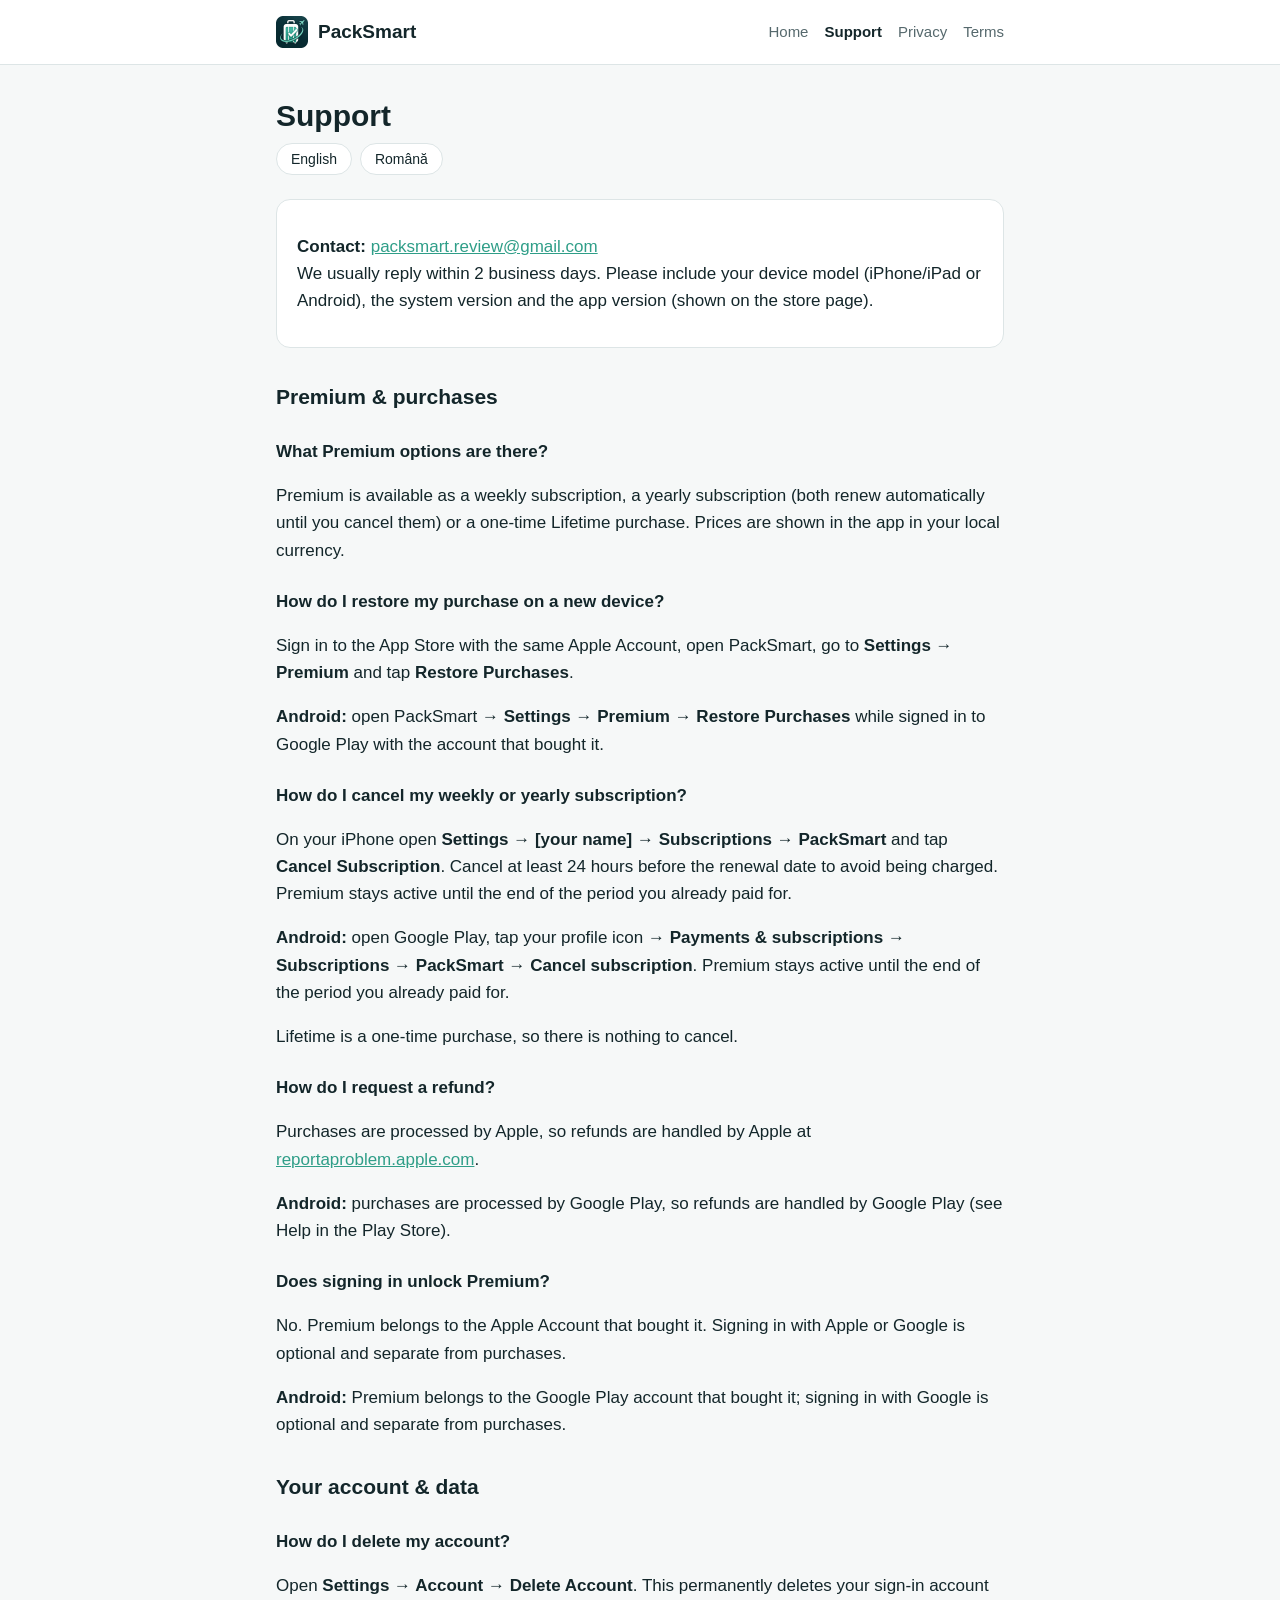
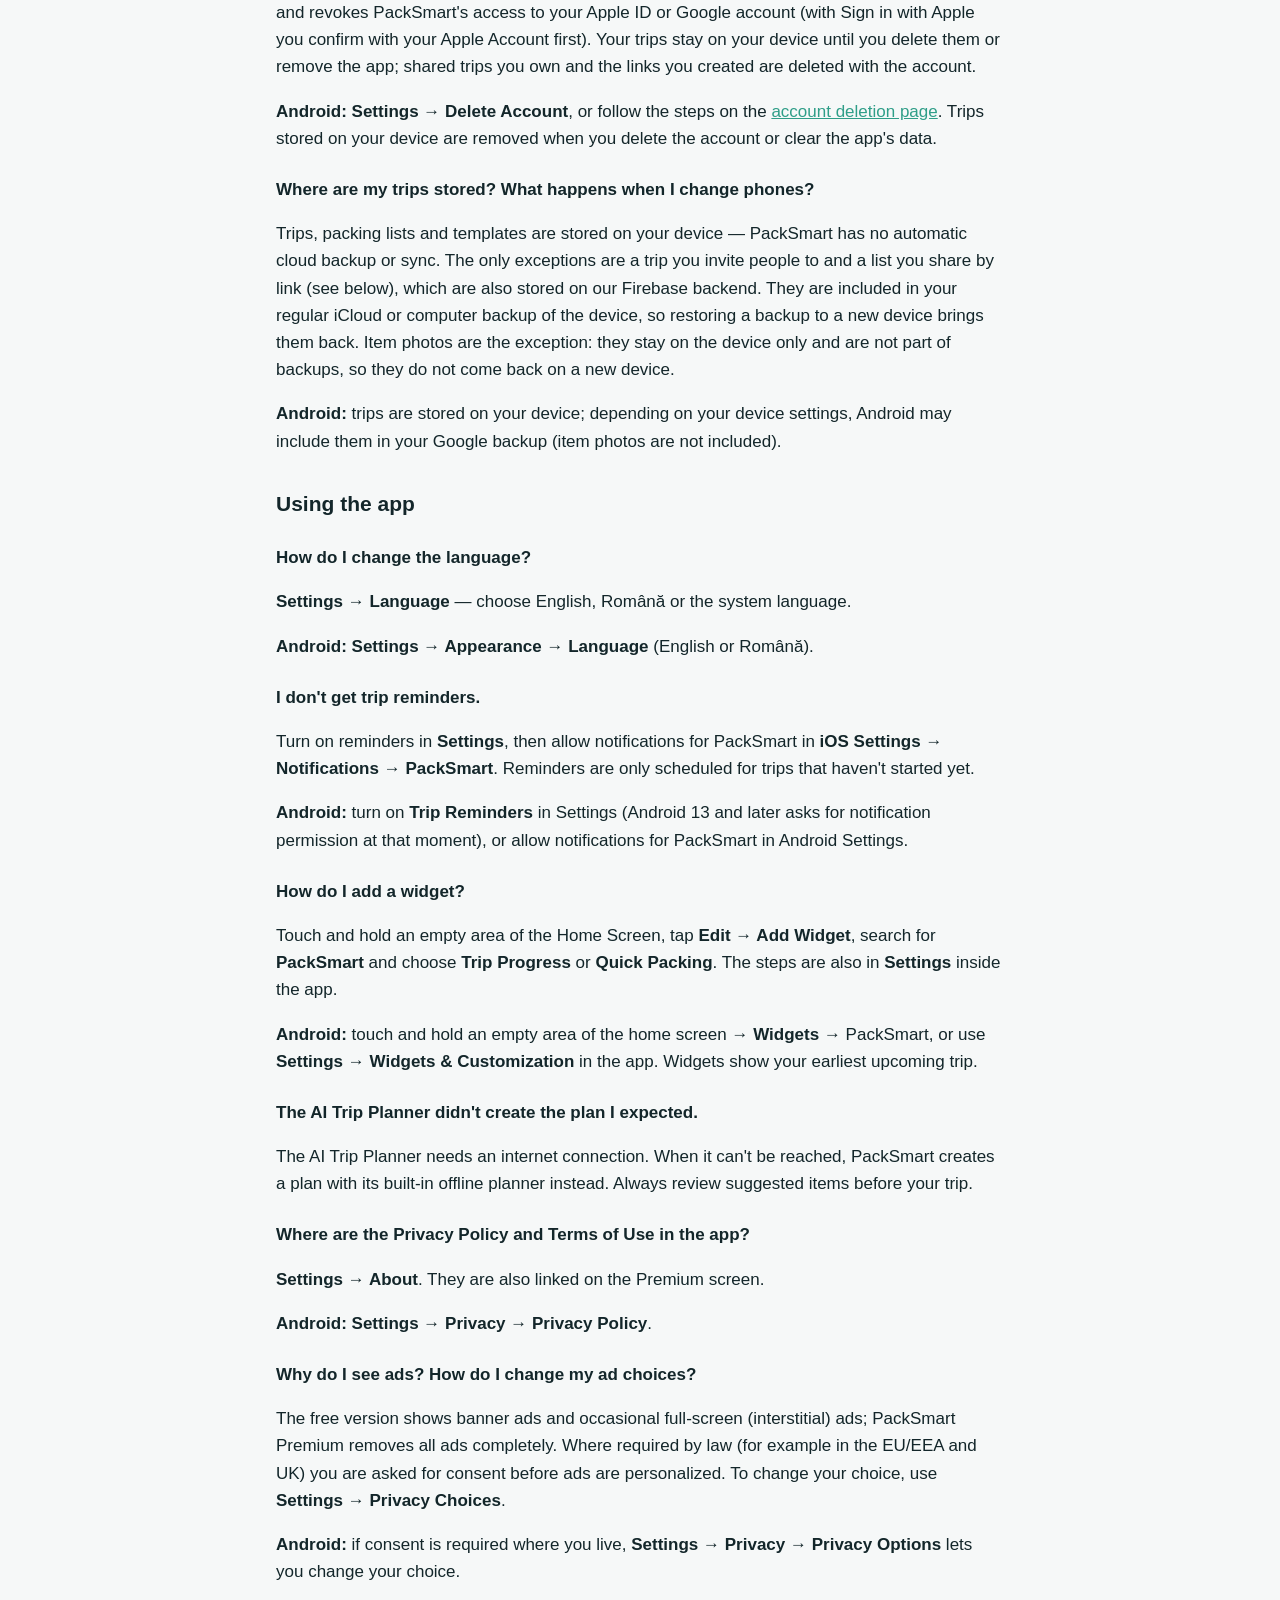
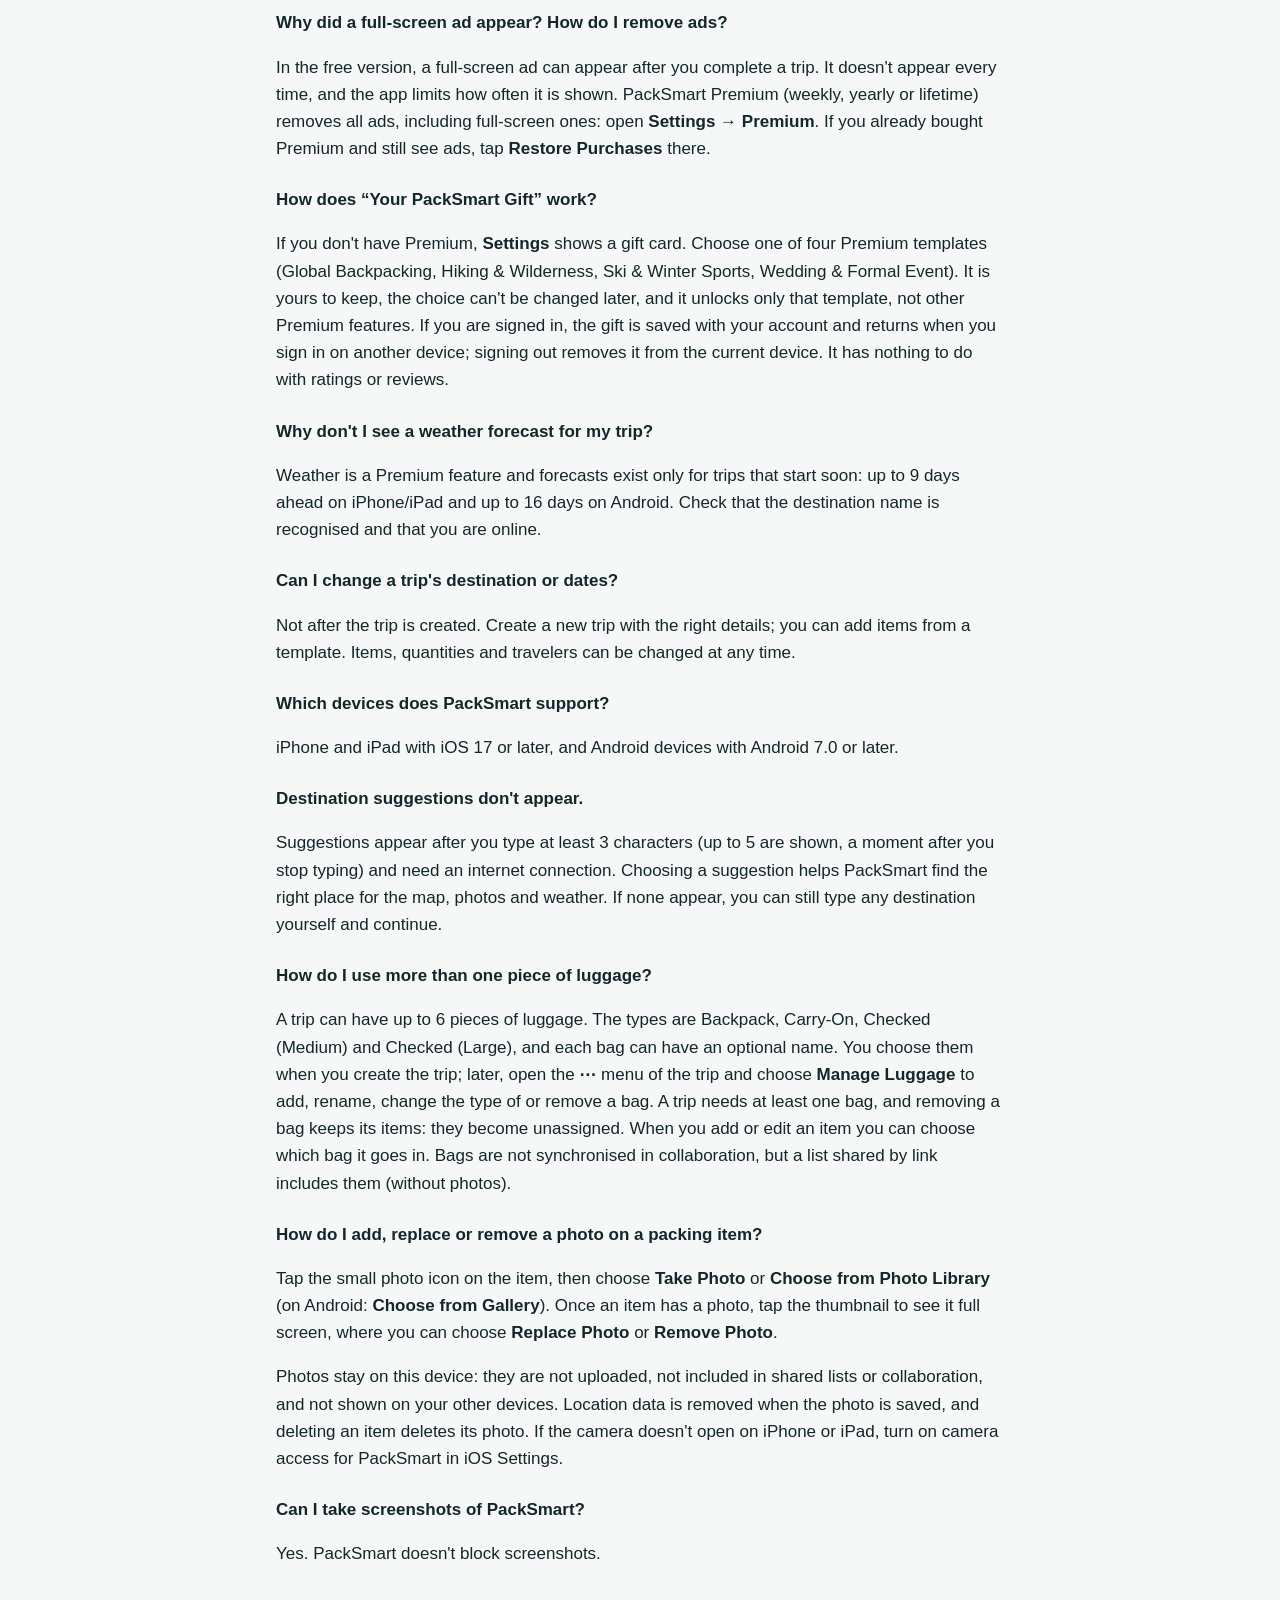
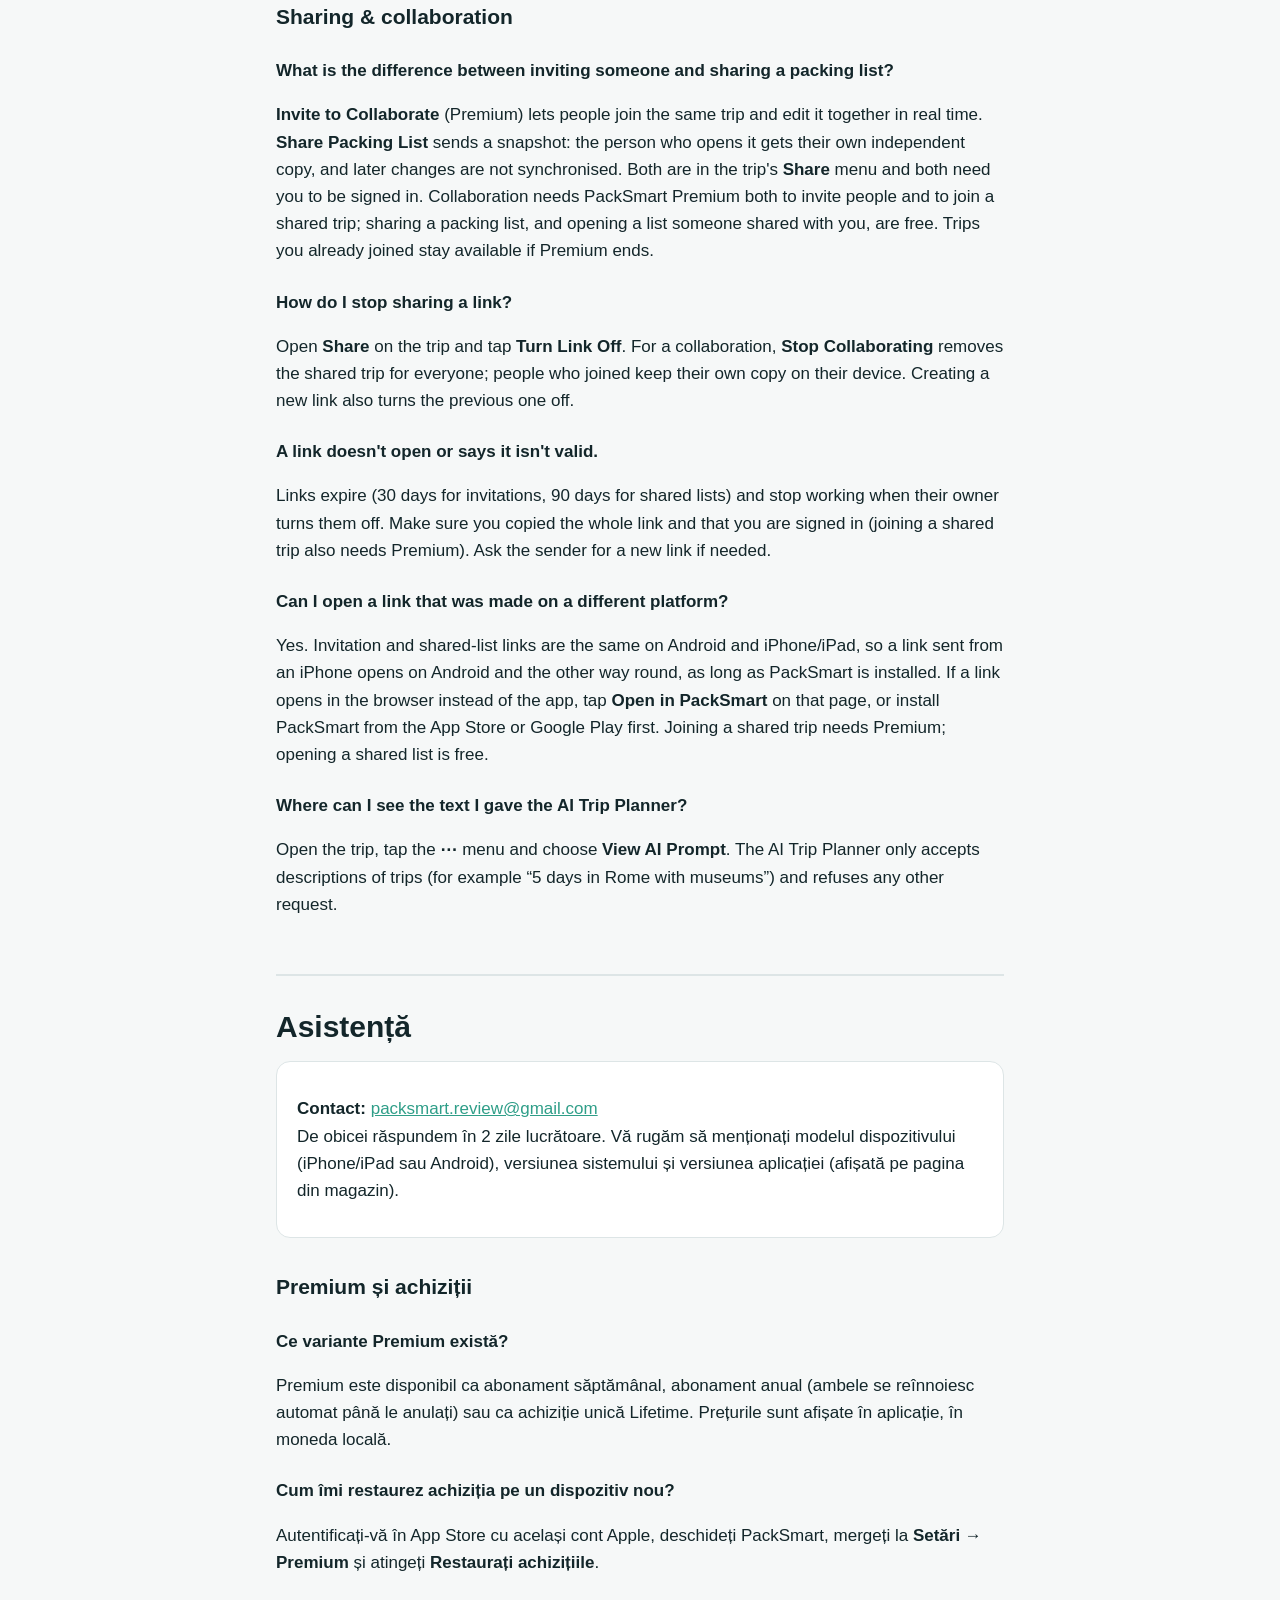
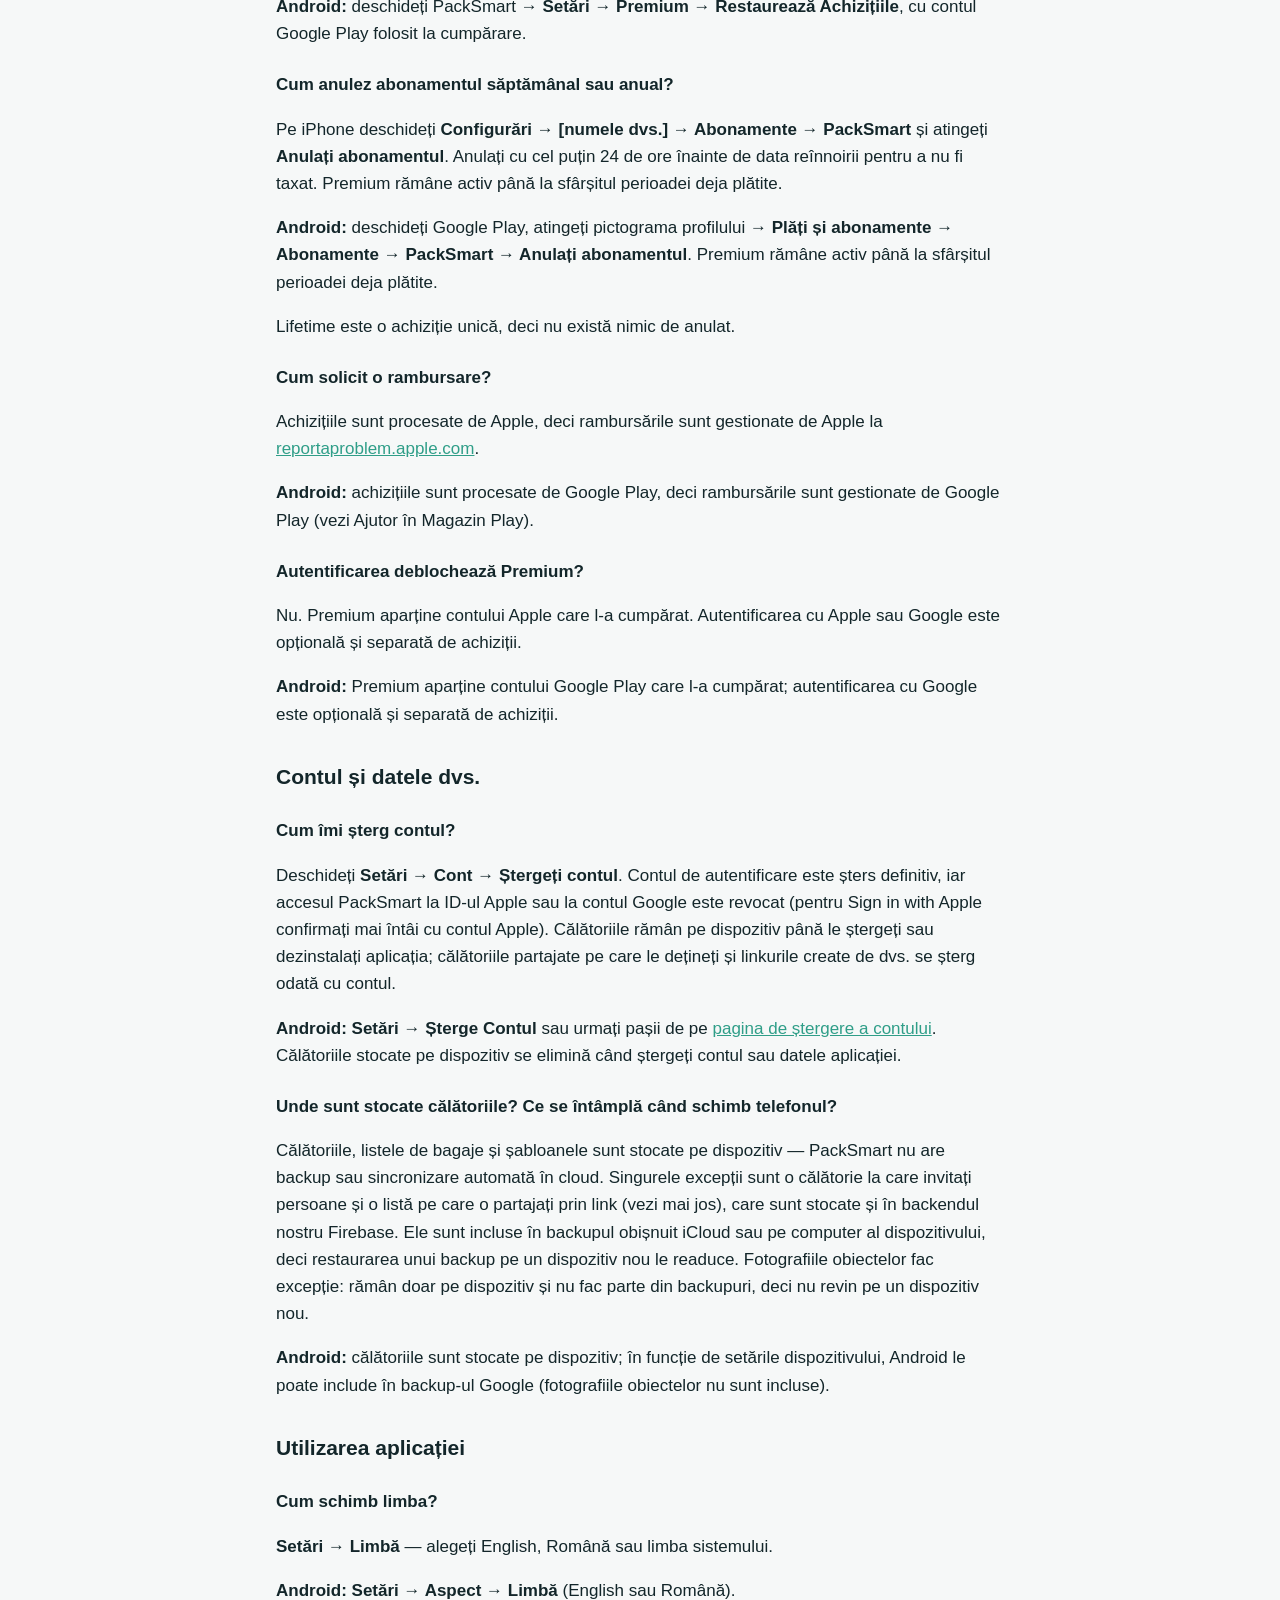
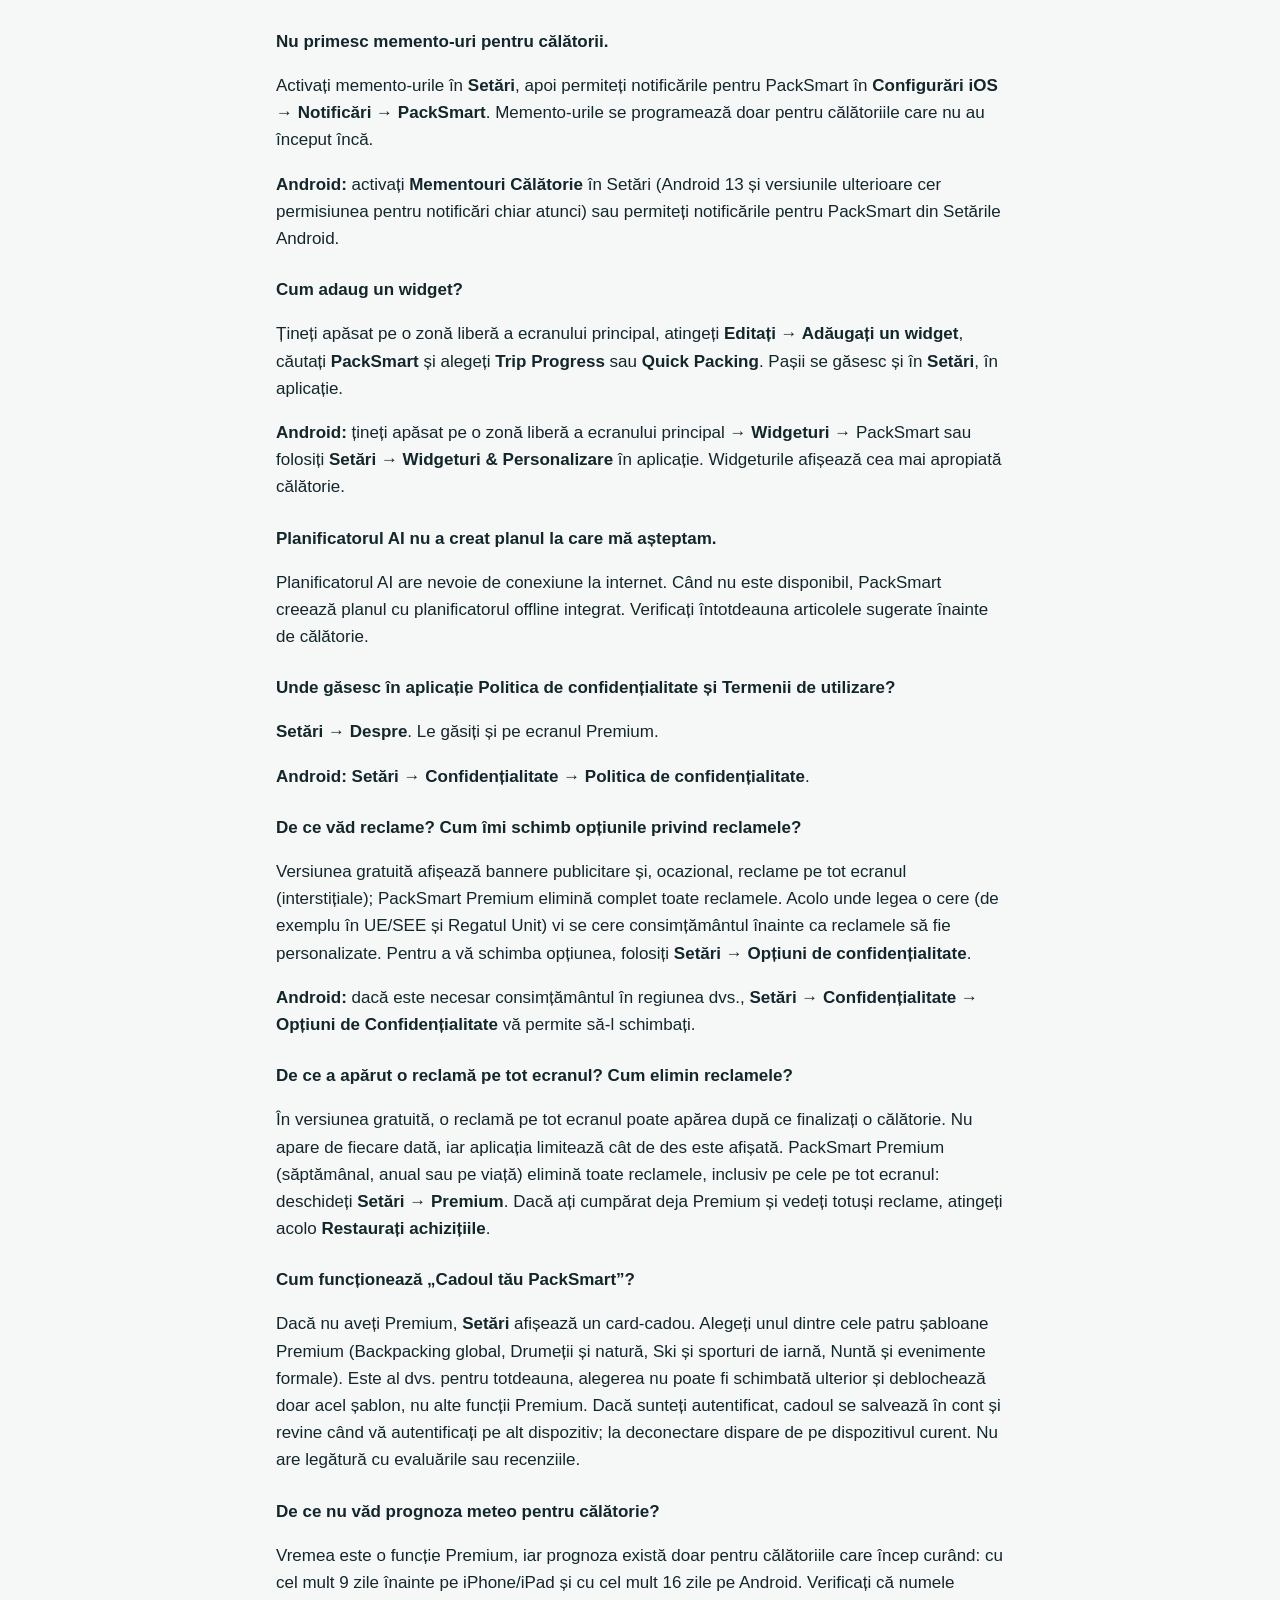
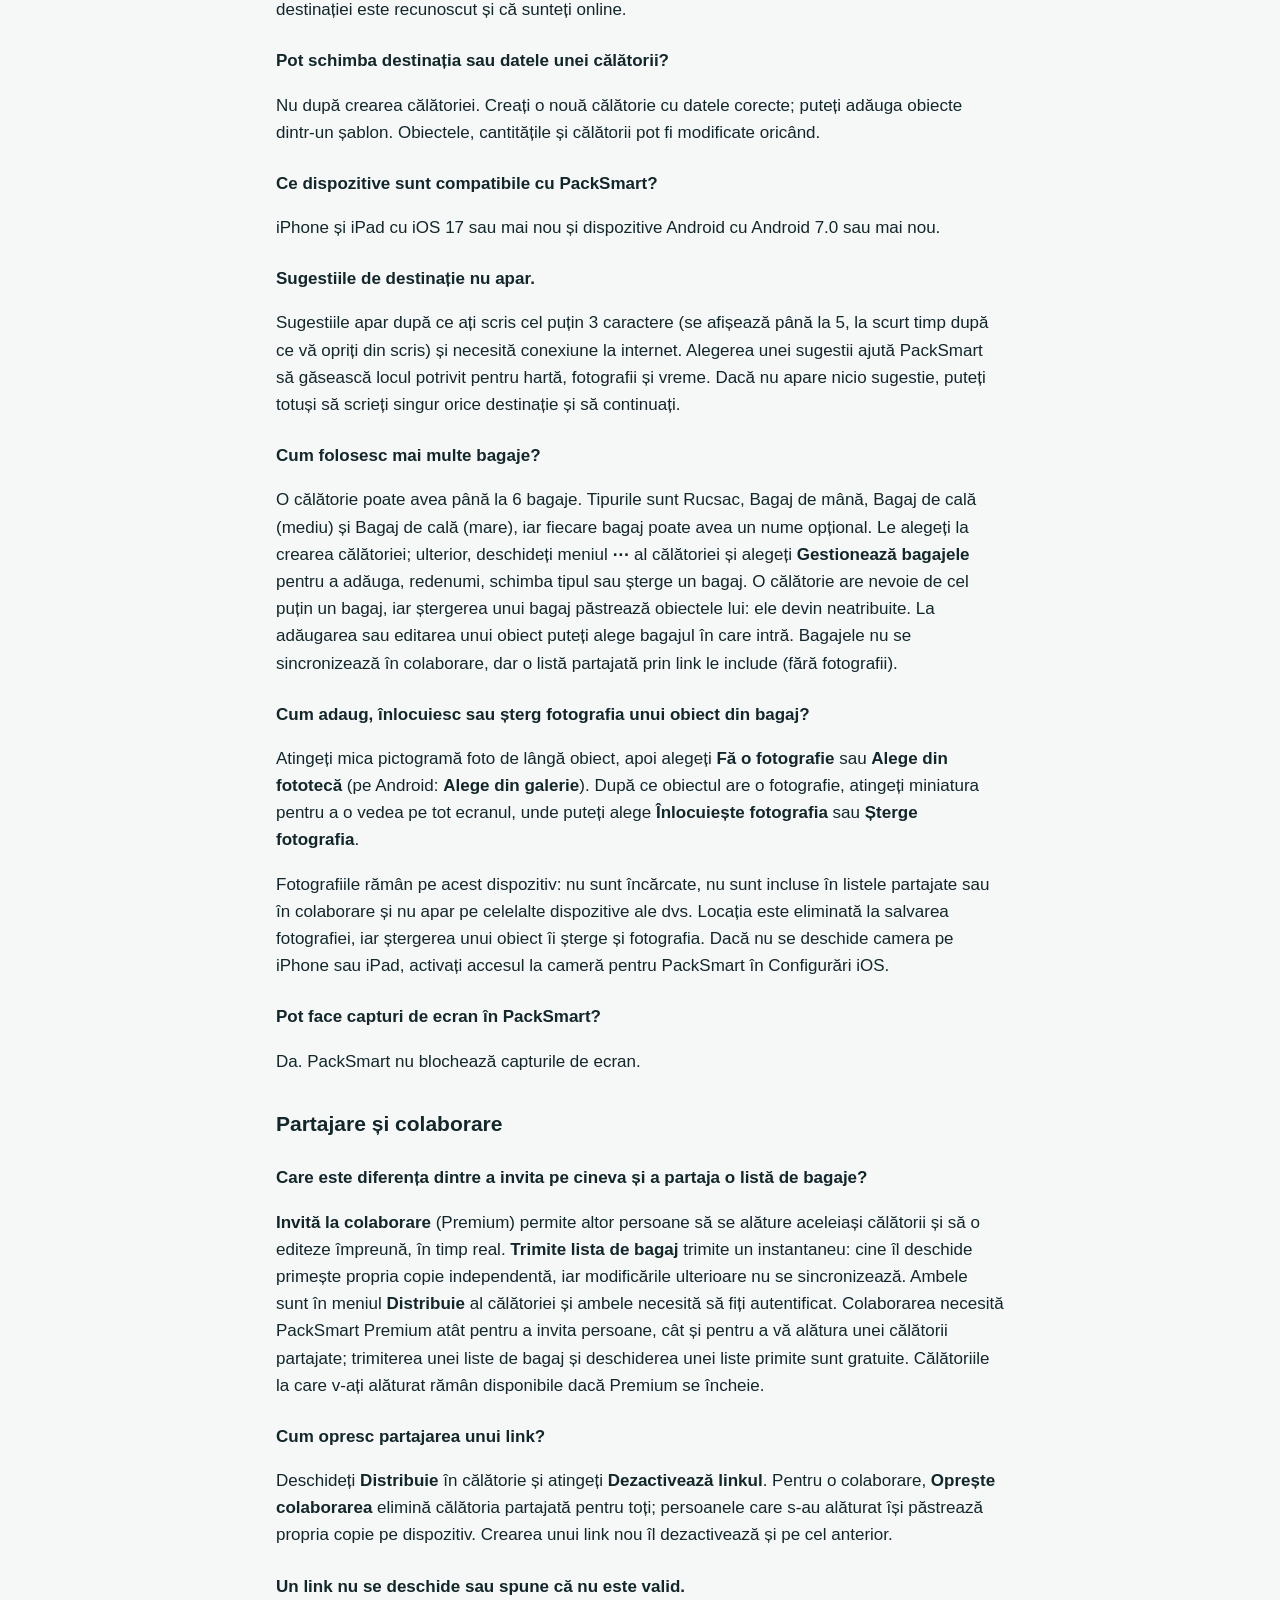
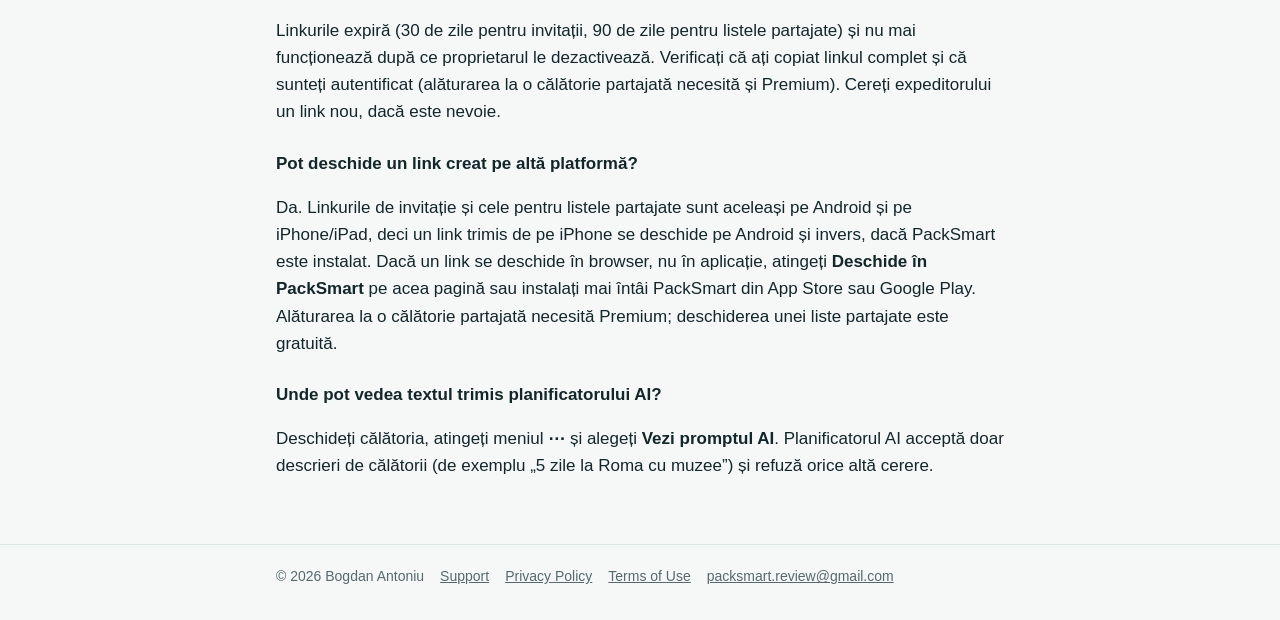
<file: support.html>
<!DOCTYPE html>
<html lang="en">
<head>
  <meta charset="utf-8">
  <meta name="viewport" content="width=device-width, initial-scale=1">
  <title>PackSmart Support</title>
  <meta name="description" content="Help with PackSmart: purchases, account, data, luggage, photos, widgets and reminders.">
  <meta name="color-scheme" content="light dark">
  <link rel="icon" type="image/png" href="favicon.png">
  <link rel="apple-touch-icon" href="icon.png">
  <link rel="stylesheet" href="style.css">
</head>
<body>
  <header class="site">
    <div class="inner">
      <a class="brand" href="index.html"><img src="icon.png" alt="" width="32" height="32">PackSmart</a>
      <nav aria-label="Main">
        <a href="index.html">Home</a>
        <a href="support.html" aria-current="page">Support</a>
        <a href="privacy.html">Privacy</a>
        <a href="terms.html">Terms</a>
      </nav>
    </div>
  </header>
  <main>
    <h1>Support</h1>
    <div class="lang-switch"><a href="#en">English</a><a href="#ro">Română</a></div>

    <section id="en" lang="en">
      <div class="card">
        <p><strong>Contact:</strong> <a href="mailto:packsmart.review@gmail.com">packsmart.review@gmail.com</a><br>
        We usually reply within 2 business days. Please include your device model (iPhone/iPad or Android), the system version and the app version (shown on the store page).</p>
      </div>

      <h2>Premium &amp; purchases</h2>
      <h3>What Premium options are there?</h3>
      <p>Premium is available as a weekly subscription, a yearly subscription (both renew automatically until you cancel them) or a one-time Lifetime purchase. Prices are shown in the app in your local currency.</p>
      <h3>How do I restore my purchase on a new device?</h3>
      <p>Sign in to the App Store with the same Apple Account, open PackSmart, go to <strong>Settings → Premium</strong> and tap <strong>Restore Purchases</strong>.</p>
      <p><strong>Android:</strong> open PackSmart → <strong>Settings → Premium → Restore Purchases</strong> while signed in to Google Play with the account that bought it.</p>
      <h3>How do I cancel my weekly or yearly subscription?</h3>
      <p>On your iPhone open <strong>Settings → [your name] → Subscriptions → PackSmart</strong> and tap <strong>Cancel Subscription</strong>. Cancel at least 24 hours before the renewal date to avoid being charged. Premium stays active until the end of the period you already paid for.</p>
      <p><strong>Android:</strong> open Google Play, tap your profile icon → <strong>Payments &amp; subscriptions → Subscriptions → PackSmart → Cancel subscription</strong>. Premium stays active until the end of the period you already paid for.</p>
      <p>Lifetime is a one-time purchase, so there is nothing to cancel.</p>
      <h3>How do I request a refund?</h3>
      <p>Purchases are processed by Apple, so refunds are handled by Apple at <a href="https://reportaproblem.apple.com">reportaproblem.apple.com</a>.</p>
      <p><strong>Android:</strong> purchases are processed by Google Play, so refunds are handled by Google Play (see Help in the Play Store).</p>
      <h3>Does signing in unlock Premium?</h3>
      <p>No. Premium belongs to the Apple Account that bought it. Signing in with Apple or Google is optional and separate from purchases.</p>
      <p><strong>Android:</strong> Premium belongs to the Google Play account that bought it; signing in with Google is optional and separate from purchases.</p>

      <h2>Your account &amp; data</h2>
      <h3>How do I delete my account?</h3>
      <p>Open <strong>Settings → Account → Delete Account</strong>. This permanently deletes your sign-in account and revokes PackSmart's access to your Apple ID or Google account (with Sign in with Apple you confirm with your Apple Account first). Your trips stay on your device until you delete them or remove the app; shared trips you own and the links you created are deleted with the account.</p>
      <p><strong>Android:</strong> <strong>Settings → Delete Account</strong>, or follow the steps on the <a href="https://packsmart-a6d26.web.app/data/delete-account.html">account deletion page</a>. Trips stored on your device are removed when you delete the account or clear the app's data.</p>
      <h3>Where are my trips stored? What happens when I change phones?</h3>
      <p>Trips, packing lists and templates are stored on your device — PackSmart has no automatic cloud backup or sync. The only exceptions are a trip you invite people to and a list you share by link (see below), which are also stored on our Firebase backend. They are included in your regular iCloud or computer backup of the device, so restoring a backup to a new device brings them back. Item photos are the exception: they stay on the device only and are not part of backups, so they do not come back on a new device.</p>
      <p><strong>Android:</strong> trips are stored on your device; depending on your device settings, Android may include them in your Google backup (item photos are not included).</p>

      <h2>Using the app</h2>
      <h3>How do I change the language?</h3>
      <p><strong>Settings → Language</strong> — choose English, Română or the system language.</p>
      <p><strong>Android:</strong> <strong>Settings → Appearance → Language</strong> (English or Română).</p>
      <h3>I don't get trip reminders.</h3>
      <p>Turn on reminders in <strong>Settings</strong>, then allow notifications for PackSmart in <strong>iOS Settings → Notifications → PackSmart</strong>. Reminders are only scheduled for trips that haven't started yet.</p>
      <p><strong>Android:</strong> turn on <strong>Trip Reminders</strong> in Settings (Android 13 and later asks for notification permission at that moment), or allow notifications for PackSmart in Android Settings.</p>
      <h3>How do I add a widget?</h3>
      <p>Touch and hold an empty area of the Home Screen, tap <strong>Edit → Add Widget</strong>, search for <strong>PackSmart</strong> and choose <strong>Trip Progress</strong> or <strong>Quick Packing</strong>. The steps are also in <strong>Settings</strong> inside the app.</p>
      <p><strong>Android:</strong> touch and hold an empty area of the home screen → <strong>Widgets</strong> → PackSmart, or use <strong>Settings → Widgets &amp; Customization</strong> in the app. Widgets show your earliest upcoming trip.</p>
      <h3>The AI Trip Planner didn't create the plan I expected.</h3>
      <p>The AI Trip Planner needs an internet connection. When it can't be reached, PackSmart creates a plan with its built-in offline planner instead. Always review suggested items before your trip.</p>
      <h3>Where are the Privacy Policy and Terms of Use in the app?</h3>
      <p><strong>Settings → About</strong>. They are also linked on the Premium screen.</p>
      <p><strong>Android:</strong> <strong>Settings → Privacy → Privacy Policy</strong>.</p>
      <h3>Why do I see ads? How do I change my ad choices?</h3>
      <p>The free version shows banner ads and occasional full-screen (interstitial) ads; PackSmart Premium removes all ads completely. Where required by law (for example in the EU/EEA and UK) you are asked for consent before ads are personalized. To change your choice, use <strong>Settings → Privacy Choices</strong>.</p>
      <p><strong>Android:</strong> if consent is required where you live, <strong>Settings → Privacy → Privacy Options</strong> lets you change your choice.</p>
      <h3>Why did a full-screen ad appear? How do I remove ads?</h3>
      <p>In the free version, a full-screen ad can appear after you complete a trip. It doesn't appear every time, and the app limits how often it is shown. PackSmart Premium (weekly, yearly or lifetime) removes all ads, including full-screen ones: open <strong>Settings → Premium</strong>. If you already bought Premium and still see ads, tap <strong>Restore Purchases</strong> there.</p>
      <h3>How does “Your PackSmart Gift” work?</h3>
      <p>If you don't have Premium, <strong>Settings</strong> shows a gift card. Choose one of four Premium templates (Global Backpacking, Hiking &amp; Wilderness, Ski &amp; Winter Sports, Wedding &amp; Formal Event). It is yours to keep, the choice can't be changed later, and it unlocks only that template, not other Premium features. If you are signed in, the gift is saved with your account and returns when you sign in on another device; signing out removes it from the current device. It has nothing to do with ratings or reviews.</p>
      <h3>Why don't I see a weather forecast for my trip?</h3>
      <p>Weather is a Premium feature and forecasts exist only for trips that start soon: up to 9 days ahead on iPhone/iPad and up to 16 days on Android. Check that the destination name is recognised and that you are online.</p>
      <h3>Can I change a trip's destination or dates?</h3>
      <p>Not after the trip is created. Create a new trip with the right details; you can add items from a template. Items, quantities and travelers can be changed at any time.</p>
      <h3>Which devices does PackSmart support?</h3>
      <p>iPhone and iPad with iOS 17 or later, and Android devices with Android 7.0 or later.</p>
      <h3>Destination suggestions don't appear.</h3>
      <p>Suggestions appear after you type at least 3 characters (up to 5 are shown, a moment after you stop typing) and need an internet connection. Choosing a suggestion helps PackSmart find the right place for the map, photos and weather. If none appear, you can still type any destination yourself and continue.</p>
      <h3>How do I use more than one piece of luggage?</h3>
      <p>A trip can have up to 6 pieces of luggage. The types are Backpack, Carry-On, Checked (Medium) and Checked (Large), and each bag can have an optional name. You choose them when you create the trip; later, open the <strong>⋯</strong> menu of the trip and choose <strong>Manage Luggage</strong> to add, rename, change the type of or remove a bag. A trip needs at least one bag, and removing a bag keeps its items: they become unassigned. When you add or edit an item you can choose which bag it goes in. Bags are not synchronised in collaboration, but a list shared by link includes them (without photos).</p>
      <h3>How do I add, replace or remove a photo on a packing item?</h3>
      <p>Tap the small photo icon on the item, then choose <strong>Take Photo</strong> or <strong>Choose from Photo Library</strong> (on Android: <strong>Choose from Gallery</strong>). Once an item has a photo, tap the thumbnail to see it full screen, where you can choose <strong>Replace Photo</strong> or <strong>Remove Photo</strong>.</p>
      <p>Photos stay on this device: they are not uploaded, not included in shared lists or collaboration, and not shown on your other devices. Location data is removed when the photo is saved, and deleting an item deletes its photo. If the camera doesn't open on iPhone or iPad, turn on camera access for PackSmart in iOS Settings.</p>
      <h3>Can I take screenshots of PackSmart?</h3>
      <p>Yes. PackSmart doesn't block screenshots.</p>
          <h2>Sharing &amp; collaboration</h2>
      <h3>What is the difference between inviting someone and sharing a packing list?</h3>
      <p><strong>Invite to Collaborate</strong> (Premium) lets people join the same trip and edit it together in real time. <strong>Share Packing List</strong> sends a snapshot: the person who opens it gets their own independent copy, and later changes are not synchronised. Both are in the trip's <strong>Share</strong> menu and both need you to be signed in. Collaboration needs PackSmart Premium both to invite people and to join a shared trip; sharing a packing list, and opening a list someone shared with you, are free. Trips you already joined stay available if Premium ends.</p>
      <h3>How do I stop sharing a link?</h3>
      <p>Open <strong>Share</strong> on the trip and tap <strong>Turn Link Off</strong>. For a collaboration, <strong>Stop Collaborating</strong> removes the shared trip for everyone; people who joined keep their own copy on their device. Creating a new link also turns the previous one off.</p>
      <h3>A link doesn't open or says it isn't valid.</h3>
      <p>Links expire (30 days for invitations, 90 days for shared lists) and stop working when their owner turns them off. Make sure you copied the whole link and that you are signed in (joining a shared trip also needs Premium). Ask the sender for a new link if needed.</p>
      <h3>Can I open a link that was made on a different platform?</h3>
      <p>Yes. Invitation and shared-list links are the same on Android and iPhone/iPad, so a link sent from an iPhone opens on Android and the other way round, as long as PackSmart is installed. If a link opens in the browser instead of the app, tap <strong>Open in PackSmart</strong> on that page, or install PackSmart from the App Store or Google Play first. Joining a shared trip needs Premium; opening a shared list is free.</p>
      <h3>Where can I see the text I gave the AI Trip Planner?</h3>
      <p>Open the trip, tap the <strong>⋯</strong> menu and choose <strong>View AI Prompt</strong>. The AI Trip Planner only accepts descriptions of trips (for example “5 days in Rome with museums”) and refuses any other request.</p>
    </section>

    <hr class="lang">

    <section id="ro" lang="ro">
      <h1>Asistență</h1>
      <div class="card">
        <p><strong>Contact:</strong> <a href="mailto:packsmart.review@gmail.com">packsmart.review@gmail.com</a><br>
        De obicei răspundem în 2 zile lucrătoare. Vă rugăm să menționați modelul dispozitivului (iPhone/iPad sau Android), versiunea sistemului și versiunea aplicației (afișată pe pagina din magazin).</p>
      </div>

      <h2>Premium și achiziții</h2>
      <h3>Ce variante Premium există?</h3>
      <p>Premium este disponibil ca abonament săptămânal, abonament anual (ambele se reînnoiesc automat până le anulați) sau ca achiziție unică Lifetime. Prețurile sunt afișate în aplicație, în moneda locală.</p>
      <h3>Cum îmi restaurez achiziția pe un dispozitiv nou?</h3>
      <p>Autentificați-vă în App Store cu același cont Apple, deschideți PackSmart, mergeți la <strong>Setări → Premium</strong> și atingeți <strong>Restaurați achizițiile</strong>.</p>
      <p><strong>Android:</strong> deschideți PackSmart → <strong>Setări → Premium → Restaurează Achizițiile</strong>, cu contul Google Play folosit la cumpărare.</p>
      <h3>Cum anulez abonamentul săptămânal sau anual?</h3>
      <p>Pe iPhone deschideți <strong>Configurări → [numele dvs.] → Abonamente → PackSmart</strong> și atingeți <strong>Anulați abonamentul</strong>. Anulați cu cel puțin 24 de ore înainte de data reînnoirii pentru a nu fi taxat. Premium rămâne activ până la sfârșitul perioadei deja plătite.</p>
      <p><strong>Android:</strong> deschideți Google Play, atingeți pictograma profilului → <strong>Plăți și abonamente → Abonamente → PackSmart → Anulați abonamentul</strong>. Premium rămâne activ până la sfârșitul perioadei deja plătite.</p>
      <p>Lifetime este o achiziție unică, deci nu există nimic de anulat.</p>
      <h3>Cum solicit o rambursare?</h3>
      <p>Achizițiile sunt procesate de Apple, deci rambursările sunt gestionate de Apple la <a href="https://reportaproblem.apple.com">reportaproblem.apple.com</a>.</p>
      <p><strong>Android:</strong> achizițiile sunt procesate de Google Play, deci rambursările sunt gestionate de Google Play (vezi Ajutor în Magazin Play).</p>
      <h3>Autentificarea deblochează Premium?</h3>
      <p>Nu. Premium aparține contului Apple care l-a cumpărat. Autentificarea cu Apple sau Google este opțională și separată de achiziții.</p>
      <p><strong>Android:</strong> Premium aparține contului Google Play care l-a cumpărat; autentificarea cu Google este opțională și separată de achiziții.</p>

      <h2>Contul și datele dvs.</h2>
      <h3>Cum îmi șterg contul?</h3>
      <p>Deschideți <strong>Setări → Cont → Ștergeți contul</strong>. Contul de autentificare este șters definitiv, iar accesul PackSmart la ID-ul Apple sau la contul Google este revocat (pentru Sign in with Apple confirmați mai întâi cu contul Apple). Călătoriile rămân pe dispozitiv până le ștergeți sau dezinstalați aplicația; călătoriile partajate pe care le dețineți și linkurile create de dvs. se șterg odată cu contul.</p>
      <p><strong>Android:</strong> <strong>Setări → Șterge Contul</strong> sau urmați pașii de pe <a href="https://packsmart-a6d26.web.app/data/delete-account.html">pagina de ștergere a contului</a>. Călătoriile stocate pe dispozitiv se elimină când ștergeți contul sau datele aplicației.</p>
      <h3>Unde sunt stocate călătoriile? Ce se întâmplă când schimb telefonul?</h3>
      <p>Călătoriile, listele de bagaje și șabloanele sunt stocate pe dispozitiv — PackSmart nu are backup sau sincronizare automată în cloud. Singurele excepții sunt o călătorie la care invitați persoane și o listă pe care o partajați prin link (vezi mai jos), care sunt stocate și în backendul nostru Firebase. Ele sunt incluse în backupul obișnuit iCloud sau pe computer al dispozitivului, deci restaurarea unui backup pe un dispozitiv nou le readuce. Fotografiile obiectelor fac excepție: rămân doar pe dispozitiv și nu fac parte din backupuri, deci nu revin pe un dispozitiv nou.</p>
      <p><strong>Android:</strong> călătoriile sunt stocate pe dispozitiv; în funcție de setările dispozitivului, Android le poate include în backup-ul Google (fotografiile obiectelor nu sunt incluse).</p>

      <h2>Utilizarea aplicației</h2>
      <h3>Cum schimb limba?</h3>
      <p><strong>Setări → Limbă</strong> — alegeți English, Română sau limba sistemului.</p>
      <p><strong>Android:</strong> <strong>Setări → Aspect → Limbă</strong> (English sau Română).</p>
      <h3>Nu primesc memento-uri pentru călătorii.</h3>
      <p>Activați memento-urile în <strong>Setări</strong>, apoi permiteți notificările pentru PackSmart în <strong>Configurări iOS → Notificări → PackSmart</strong>. Memento-urile se programează doar pentru călătoriile care nu au început încă.</p>
      <p><strong>Android:</strong> activați <strong>Mementouri Călătorie</strong> în Setări (Android 13 și versiunile ulterioare cer permisiunea pentru notificări chiar atunci) sau permiteți notificările pentru PackSmart din Setările Android.</p>
      <h3>Cum adaug un widget?</h3>
      <p>Țineți apăsat pe o zonă liberă a ecranului principal, atingeți <strong>Editați → Adăugați un widget</strong>, căutați <strong>PackSmart</strong> și alegeți <strong>Trip Progress</strong> sau <strong>Quick Packing</strong>. Pașii se găsesc și în <strong>Setări</strong>, în aplicație.</p>
      <p><strong>Android:</strong> țineți apăsat pe o zonă liberă a ecranului principal → <strong>Widgeturi</strong> → PackSmart sau folosiți <strong>Setări → Widgeturi &amp; Personalizare</strong> în aplicație. Widgeturile afișează cea mai apropiată călătorie.</p>
      <h3>Planificatorul AI nu a creat planul la care mă așteptam.</h3>
      <p>Planificatorul AI are nevoie de conexiune la internet. Când nu este disponibil, PackSmart creează planul cu planificatorul offline integrat. Verificați întotdeauna articolele sugerate înainte de călătorie.</p>
      <h3>Unde găsesc în aplicație Politica de confidențialitate și Termenii de utilizare?</h3>
      <p><strong>Setări → Despre</strong>. Le găsiți și pe ecranul Premium.</p>
      <p><strong>Android:</strong> <strong>Setări → Confidențialitate → Politica de confidențialitate</strong>.</p>
      <h3>De ce văd reclame? Cum îmi schimb opțiunile privind reclamele?</h3>
      <p>Versiunea gratuită afișează bannere publicitare și, ocazional, reclame pe tot ecranul (interstițiale); PackSmart Premium elimină complet toate reclamele. Acolo unde legea o cere (de exemplu în UE/SEE și Regatul Unit) vi se cere consimțământul înainte ca reclamele să fie personalizate. Pentru a vă schimba opțiunea, folosiți <strong>Setări → Opțiuni de confidențialitate</strong>.</p>
      <p><strong>Android:</strong> dacă este necesar consimțământul în regiunea dvs., <strong>Setări → Confidențialitate → Opțiuni de Confidențialitate</strong> vă permite să-l schimbați.</p>
      <h3>De ce a apărut o reclamă pe tot ecranul? Cum elimin reclamele?</h3>
      <p>În versiunea gratuită, o reclamă pe tot ecranul poate apărea după ce finalizați o călătorie. Nu apare de fiecare dată, iar aplicația limitează cât de des este afișată. PackSmart Premium (săptămânal, anual sau pe viață) elimină toate reclamele, inclusiv pe cele pe tot ecranul: deschideți <strong>Setări → Premium</strong>. Dacă ați cumpărat deja Premium și vedeți totuși reclame, atingeți acolo <strong>Restaurați achizițiile</strong>.</p>
      <h3>Cum funcționează „Cadoul tău PackSmart”?</h3>
      <p>Dacă nu aveți Premium, <strong>Setări</strong> afișează un card-cadou. Alegeți unul dintre cele patru șabloane Premium (Backpacking global, Drumeții și natură, Ski și sporturi de iarnă, Nuntă și evenimente formale). Este al dvs. pentru totdeauna, alegerea nu poate fi schimbată ulterior și deblochează doar acel șablon, nu alte funcții Premium. Dacă sunteți autentificat, cadoul se salvează în cont și revine când vă autentificați pe alt dispozitiv; la deconectare dispare de pe dispozitivul curent. Nu are legătură cu evaluările sau recenziile.</p>
      <h3>De ce nu văd prognoza meteo pentru călătorie?</h3>
      <p>Vremea este o funcție Premium, iar prognoza există doar pentru călătoriile care încep curând: cu cel mult 9 zile înainte pe iPhone/iPad și cu cel mult 16 zile pe Android. Verificați că numele destinației este recunoscut și că sunteți online.</p>
      <h3>Pot schimba destinația sau datele unei călătorii?</h3>
      <p>Nu după crearea călătoriei. Creați o nouă călătorie cu datele corecte; puteți adăuga obiecte dintr-un șablon. Obiectele, cantitățile și călătorii pot fi modificate oricând.</p>
      <h3>Ce dispozitive sunt compatibile cu PackSmart?</h3>
      <p>iPhone și iPad cu iOS 17 sau mai nou și dispozitive Android cu Android 7.0 sau mai nou.</p>
      <h3>Sugestiile de destinație nu apar.</h3>
      <p>Sugestiile apar după ce ați scris cel puțin 3 caractere (se afișează până la 5, la scurt timp după ce vă opriți din scris) și necesită conexiune la internet. Alegerea unei sugestii ajută PackSmart să găsească locul potrivit pentru hartă, fotografii și vreme. Dacă nu apare nicio sugestie, puteți totuși să scrieți singur orice destinație și să continuați.</p>
      <h3>Cum folosesc mai multe bagaje?</h3>
      <p>O călătorie poate avea până la 6 bagaje. Tipurile sunt Rucsac, Bagaj de mână, Bagaj de cală (mediu) și Bagaj de cală (mare), iar fiecare bagaj poate avea un nume opțional. Le alegeți la crearea călătoriei; ulterior, deschideți meniul <strong>⋯</strong> al călătoriei și alegeți <strong>Gestionează bagajele</strong> pentru a adăuga, redenumi, schimba tipul sau șterge un bagaj. O călătorie are nevoie de cel puțin un bagaj, iar ștergerea unui bagaj păstrează obiectele lui: ele devin neatribuite. La adăugarea sau editarea unui obiect puteți alege bagajul în care intră. Bagajele nu se sincronizează în colaborare, dar o listă partajată prin link le include (fără fotografii).</p>
      <h3>Cum adaug, înlocuiesc sau șterg fotografia unui obiect din bagaj?</h3>
      <p>Atingeți mica pictogramă foto de lângă obiect, apoi alegeți <strong>Fă o fotografie</strong> sau <strong>Alege din fototecă</strong> (pe Android: <strong>Alege din galerie</strong>). După ce obiectul are o fotografie, atingeți miniatura pentru a o vedea pe tot ecranul, unde puteți alege <strong>Înlocuiește fotografia</strong> sau <strong>Șterge fotografia</strong>.</p>
      <p>Fotografiile rămân pe acest dispozitiv: nu sunt încărcate, nu sunt incluse în listele partajate sau în colaborare și nu apar pe celelalte dispozitive ale dvs. Locația este eliminată la salvarea fotografiei, iar ștergerea unui obiect îi șterge și fotografia. Dacă nu se deschide camera pe iPhone sau iPad, activați accesul la cameră pentru PackSmart în Configurări iOS.</p>
      <h3>Pot face capturi de ecran în PackSmart?</h3>
      <p>Da. PackSmart nu blochează capturile de ecran.</p>
          <h2>Partajare și colaborare</h2>
      <h3>Care este diferența dintre a invita pe cineva și a partaja o listă de bagaje?</h3>
      <p><strong>Invită la colaborare</strong> (Premium) permite altor persoane să se alăture aceleiași călătorii și să o editeze împreună, în timp real. <strong>Trimite lista de bagaj</strong> trimite un instantaneu: cine îl deschide primește propria copie independentă, iar modificările ulterioare nu se sincronizează. Ambele sunt în meniul <strong>Distribuie</strong> al călătoriei și ambele necesită să fiți autentificat. Colaborarea necesită PackSmart Premium atât pentru a invita persoane, cât și pentru a vă alătura unei călătorii partajate; trimiterea unei liste de bagaj și deschiderea unei liste primite sunt gratuite. Călătoriile la care v-ați alăturat rămân disponibile dacă Premium se încheie.</p>
      <h3>Cum opresc partajarea unui link?</h3>
      <p>Deschideți <strong>Distribuie</strong> în călătorie și atingeți <strong>Dezactivează linkul</strong>. Pentru o colaborare, <strong>Oprește colaborarea</strong> elimină călătoria partajată pentru toți; persoanele care s-au alăturat își păstrează propria copie pe dispozitiv. Crearea unui link nou îl dezactivează și pe cel anterior.</p>
      <h3>Un link nu se deschide sau spune că nu este valid.</h3>
      <p>Linkurile expiră (30 de zile pentru invitații, 90 de zile pentru listele partajate) și nu mai funcționează după ce proprietarul le dezactivează. Verificați că ați copiat linkul complet și că sunteți autentificat (alăturarea la o călătorie partajată necesită și Premium). Cereți expeditorului un link nou, dacă este nevoie.</p>
      <h3>Pot deschide un link creat pe altă platformă?</h3>
      <p>Da. Linkurile de invitație și cele pentru listele partajate sunt aceleași pe Android și pe iPhone/iPad, deci un link trimis de pe iPhone se deschide pe Android și invers, dacă PackSmart este instalat. Dacă un link se deschide în browser, nu în aplicație, atingeți <strong>Deschide în PackSmart</strong> pe acea pagină sau instalați mai întâi PackSmart din App Store sau Google Play. Alăturarea la o călătorie partajată necesită Premium; deschiderea unei liste partajate este gratuită.</p>
      <h3>Unde pot vedea textul trimis planificatorului AI?</h3>
      <p>Deschideți călătoria, atingeți meniul <strong>⋯</strong> și alegeți <strong>Vezi promptul AI</strong>. Planificatorul AI acceptă doar descrieri de călătorii (de exemplu „5 zile la Roma cu muzee”) și refuză orice altă cerere.</p>
    </section>
  </main>
  <footer class="site">
    <div class="inner">
      <span>&copy; 2026 Bogdan Antoniu</span>
      <a href="support.html">Support</a>
      <a href="privacy.html">Privacy Policy</a>
      <a href="terms.html">Terms of Use</a>
      <a href="mailto:packsmart.review@gmail.com">packsmart.review@gmail.com</a>
    </div>
  </footer>
</body>
</html>
</file>
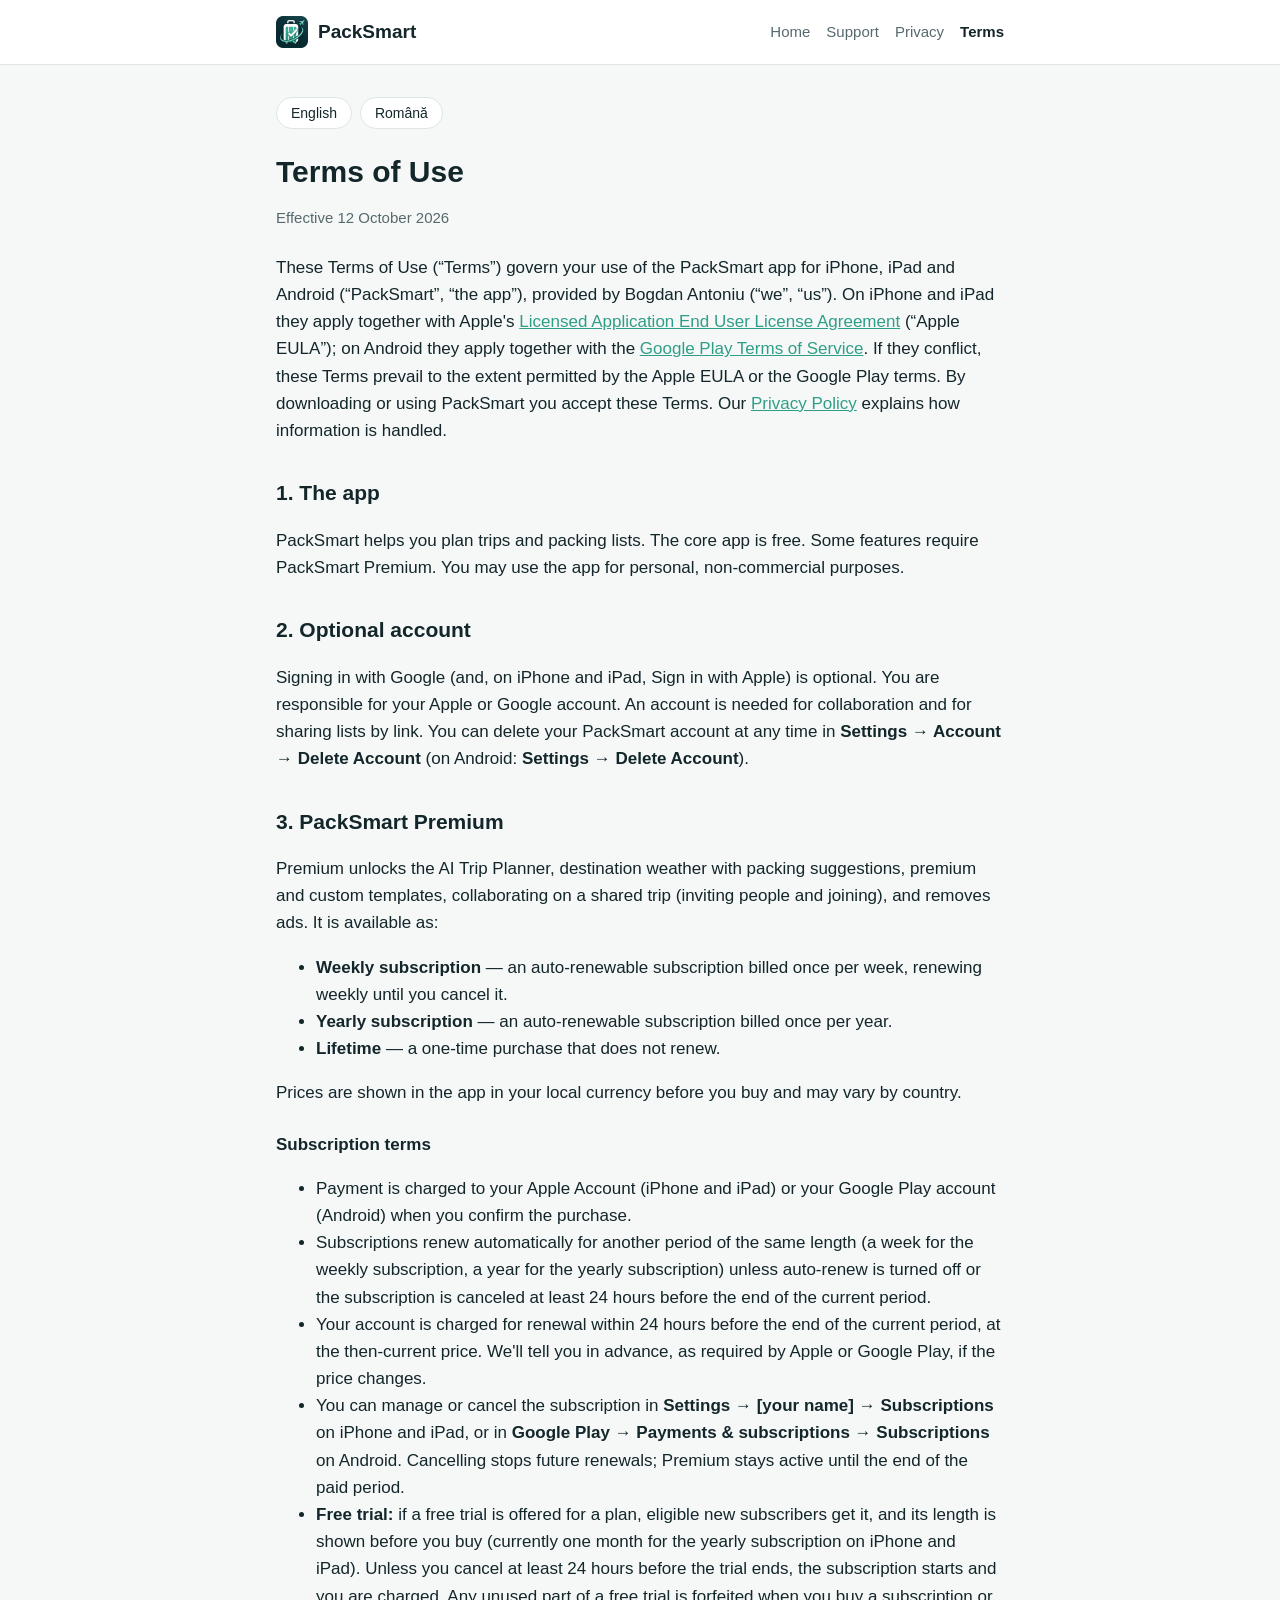
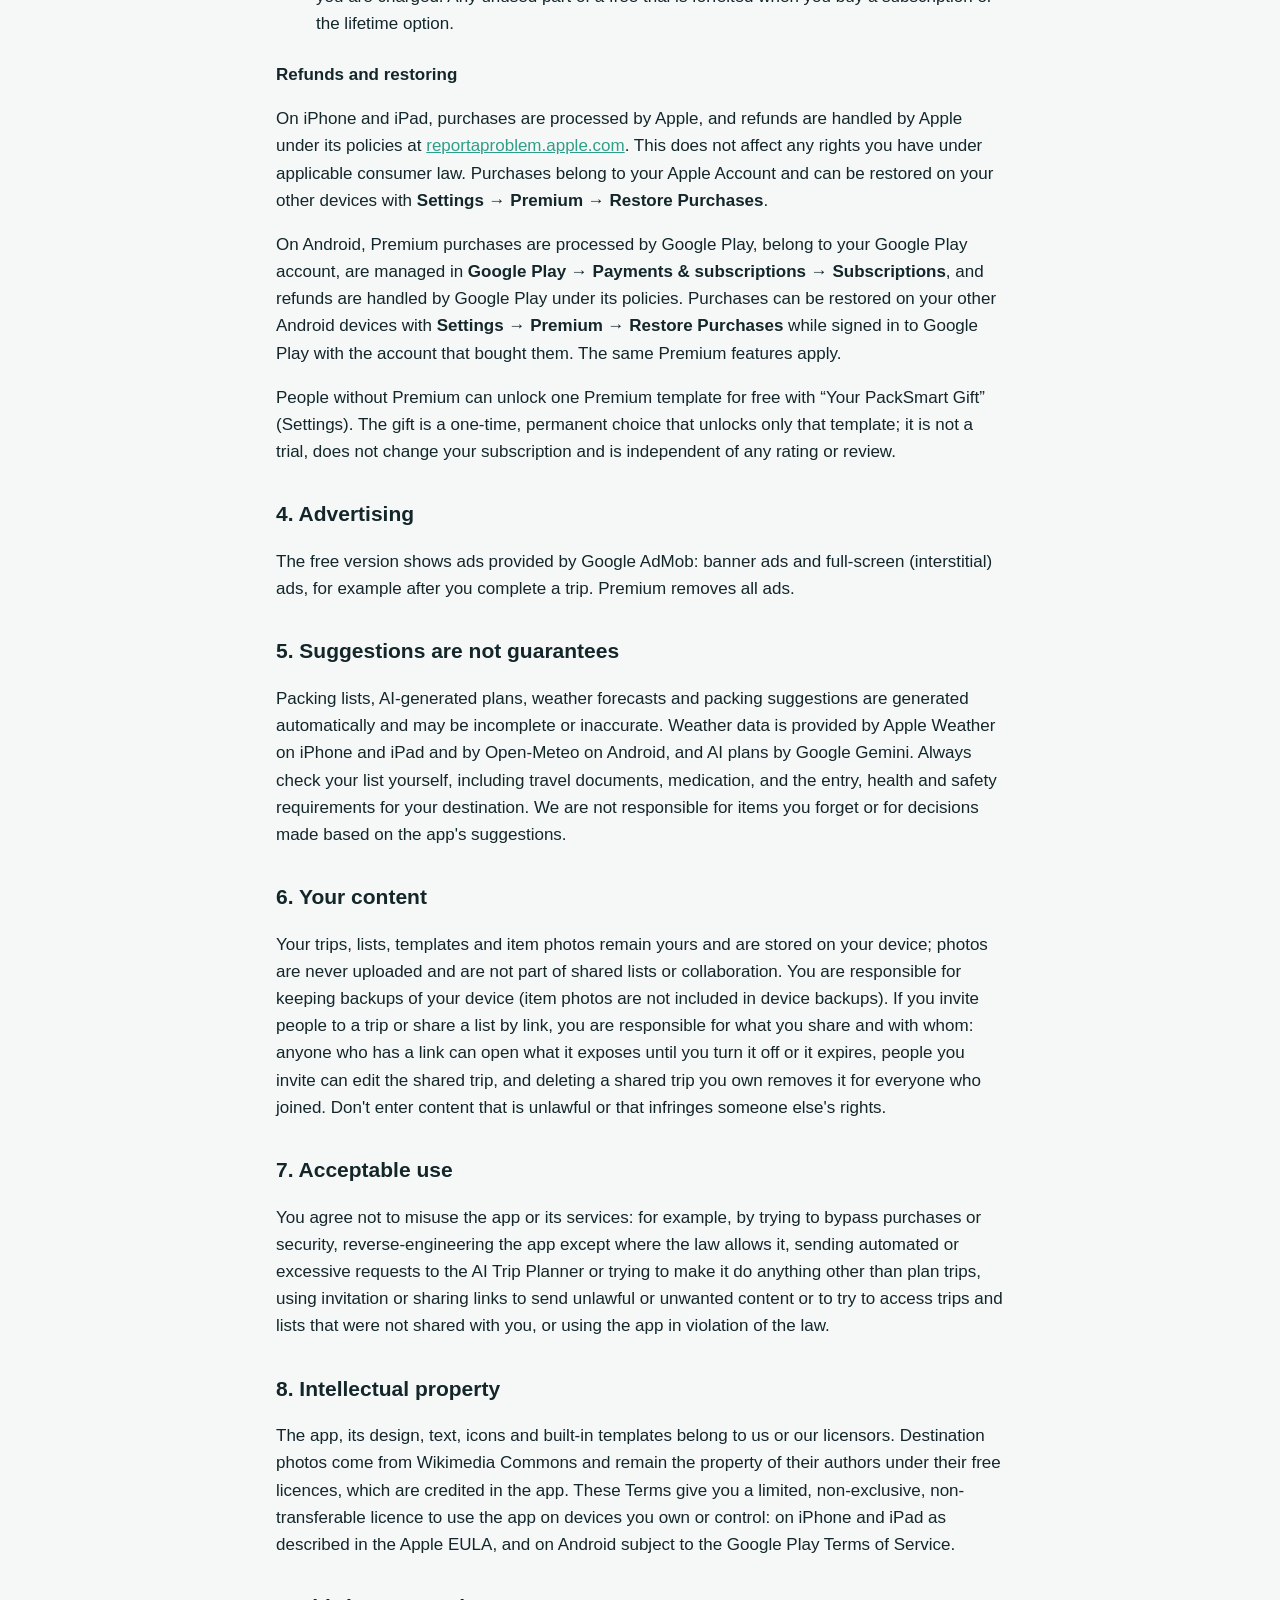
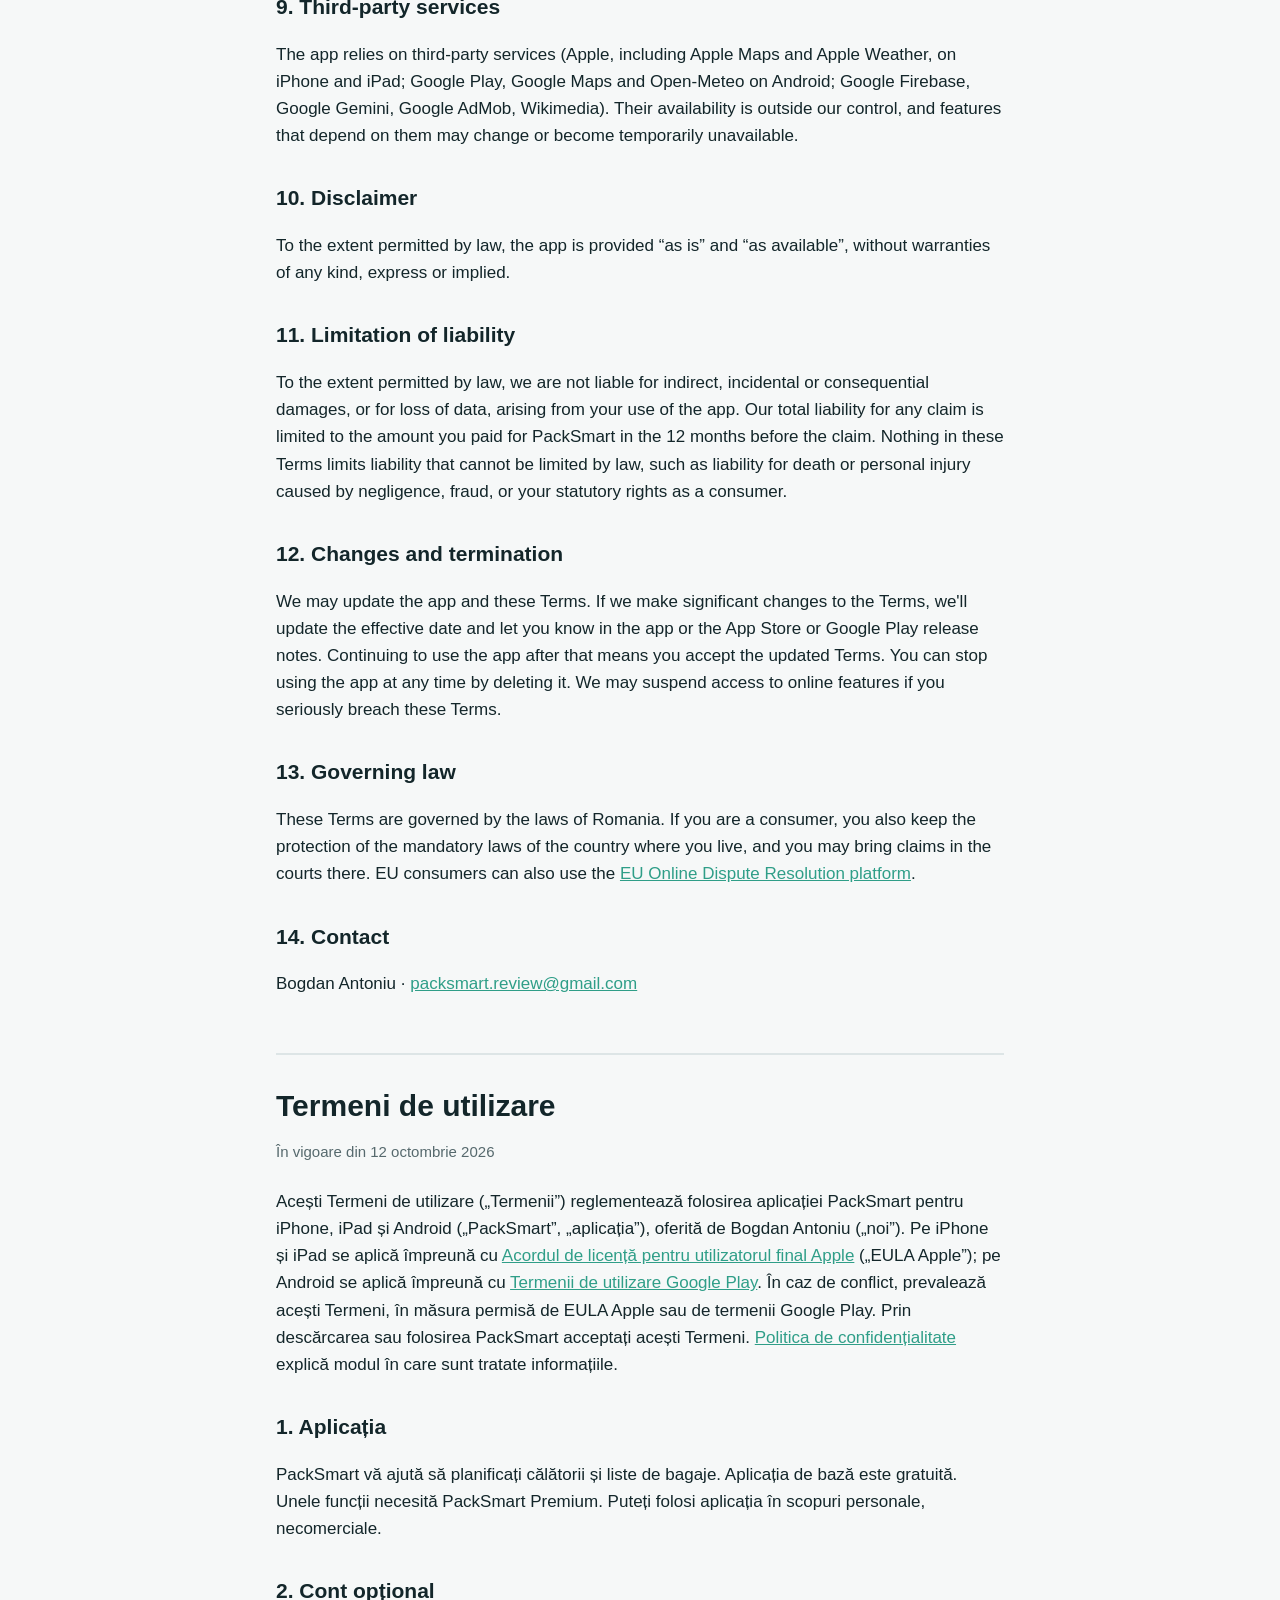
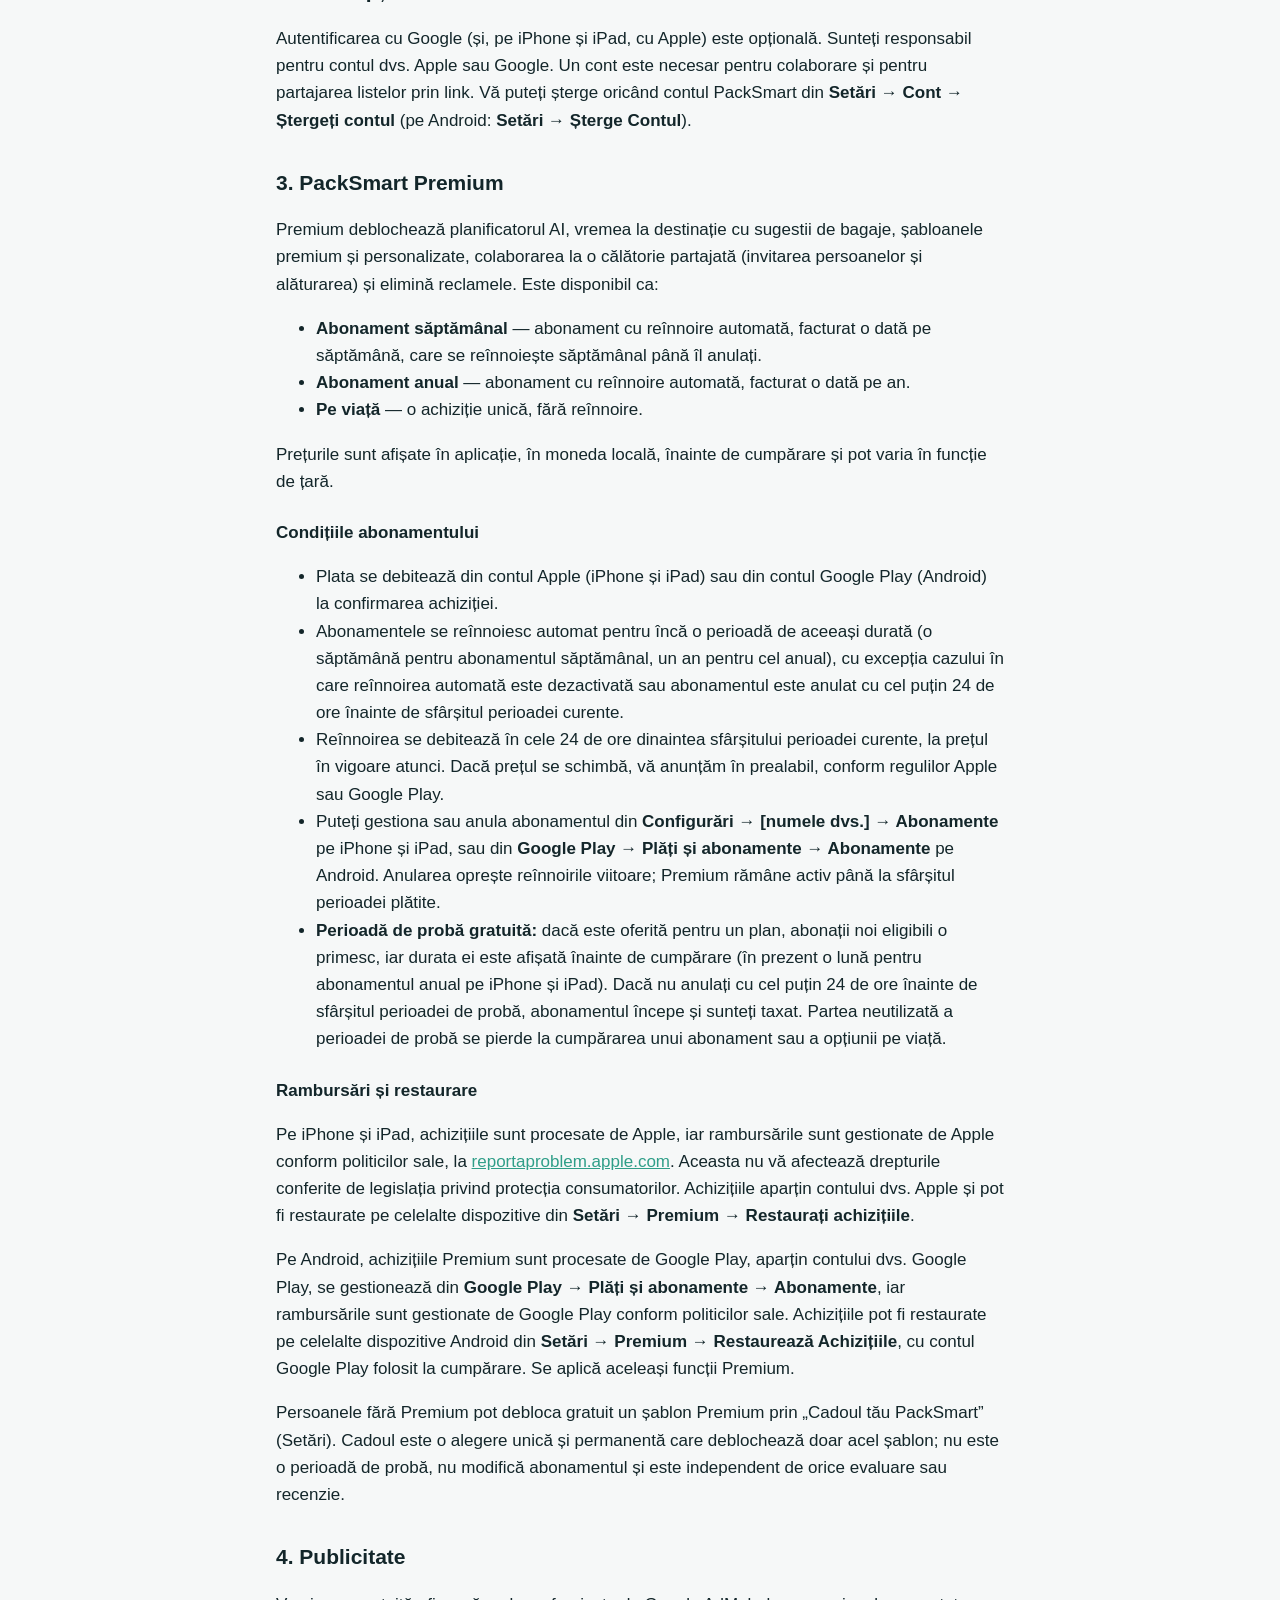
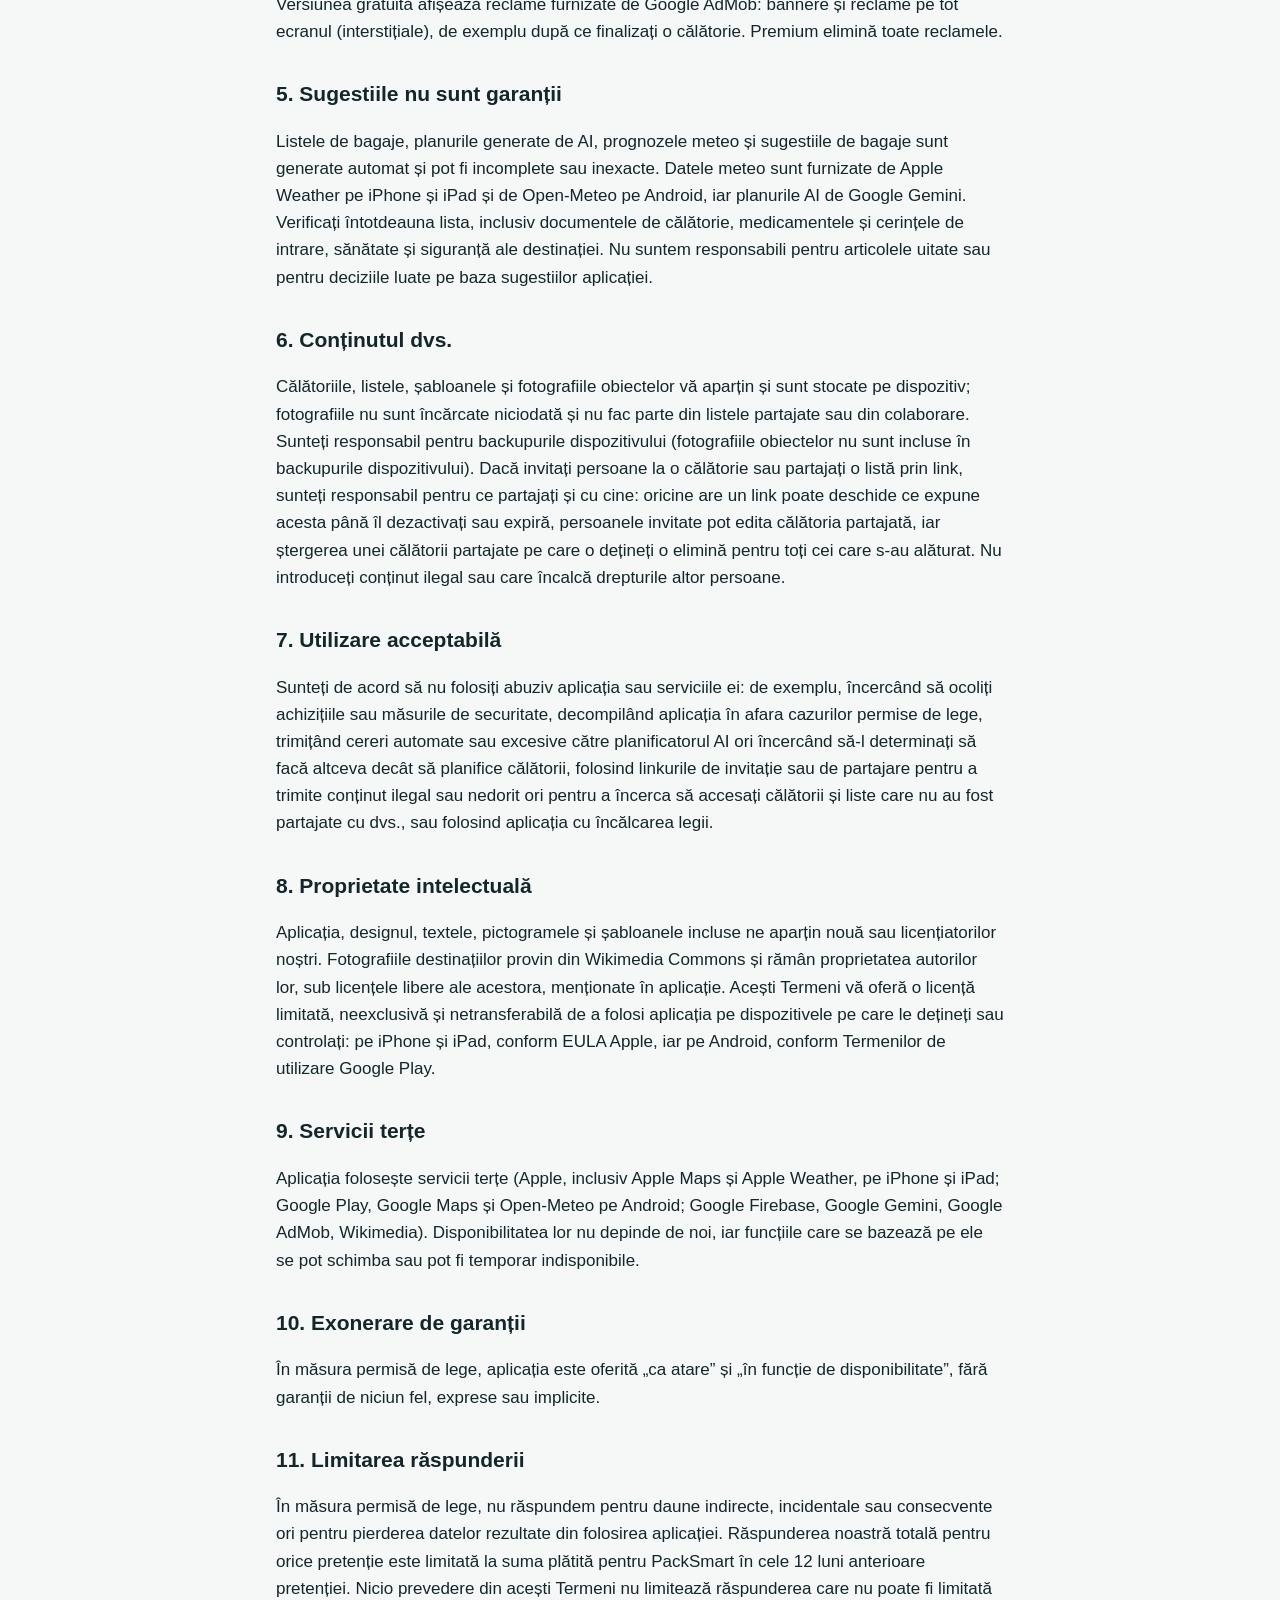
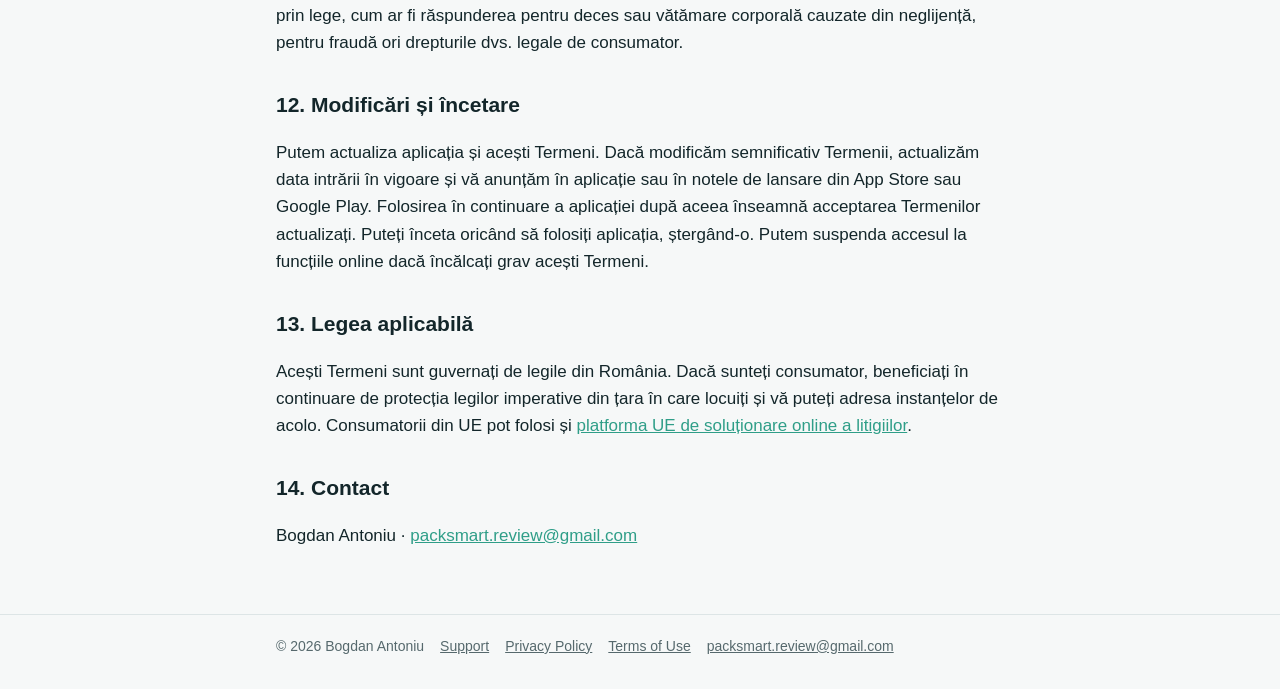
<file: terms.html>
<!DOCTYPE html>
<html lang="en">
<head>
  <meta charset="utf-8">
  <meta name="viewport" content="width=device-width, initial-scale=1">
  <title>PackSmart Terms of Use</title>
  <meta name="description" content="Terms of Use for the PackSmart app, including Premium subscription terms.">
  <meta name="color-scheme" content="light dark">
  <link rel="icon" type="image/png" href="favicon.png">
  <link rel="apple-touch-icon" href="icon.png">
  <link rel="stylesheet" href="style.css">
</head>
<body>
  <header class="site">
    <div class="inner">
      <a class="brand" href="index.html"><img src="icon.png" alt="" width="32" height="32">PackSmart</a>
      <nav aria-label="Main">
        <a href="index.html">Home</a>
        <a href="support.html">Support</a>
        <a href="privacy.html">Privacy</a>
        <a href="terms.html" aria-current="page">Terms</a>
      </nav>
    </div>
  </header>
  <main>
    <div class="lang-switch"><a href="#en">English</a><a href="#ro">Română</a></div>

    <section id="en" lang="en">
      <h1>Terms of Use</h1>
      <p class="meta">Effective 12 October 2026</p>

      <p>These Terms of Use (“Terms”) govern your use of the PackSmart app for iPhone, iPad and Android (“PackSmart”, “the app”), provided by Bogdan Antoniu (“we”, “us”). On iPhone and iPad they apply together with Apple's <a href="https://www.apple.com/legal/internet-services/itunes/dev/stdeula/">Licensed Application End User License Agreement</a> (“Apple EULA”); on Android they apply together with the <a href="https://play.google.com/about/play-terms/">Google Play Terms of Service</a>. If they conflict, these Terms prevail to the extent permitted by the Apple EULA or the Google Play terms. By downloading or using PackSmart you accept these Terms. Our <a href="privacy.html">Privacy Policy</a> explains how information is handled.</p>

      <h2>1. The app</h2>
      <p>PackSmart helps you plan trips and packing lists. The core app is free. Some features require PackSmart Premium. You may use the app for personal, non-commercial purposes.</p>

      <h2>2. Optional account</h2>
      <p>Signing in with Google (and, on iPhone and iPad, Sign in with Apple) is optional. You are responsible for your Apple or Google account. An account is needed for collaboration and for sharing lists by link. You can delete your PackSmart account at any time in <strong>Settings → Account → Delete Account</strong> (on Android: <strong>Settings → Delete Account</strong>).</p>

      <h2>3. PackSmart Premium</h2>
      <p>Premium unlocks the AI Trip Planner, destination weather with packing suggestions, premium and custom templates, collaborating on a shared trip (inviting people and joining), and removes ads. It is available as:</p>
      <ul>
        <li><strong>Weekly subscription</strong> — an auto-renewable subscription billed once per week, renewing weekly until you cancel it.</li>
        <li><strong>Yearly subscription</strong> — an auto-renewable subscription billed once per year.</li>
        <li><strong>Lifetime</strong> — a one-time purchase that does not renew.</li>
      </ul>
      <p>Prices are shown in the app in your local currency before you buy and may vary by country.</p>
      <h3>Subscription terms</h3>
      <ul>
        <li>Payment is charged to your Apple Account (iPhone and iPad) or your Google Play account (Android) when you confirm the purchase.</li>
        <li>Subscriptions renew automatically for another period of the same length (a week for the weekly subscription, a year for the yearly subscription) unless auto-renew is turned off or the subscription is canceled at least 24 hours before the end of the current period.</li>
        <li>Your account is charged for renewal within 24 hours before the end of the current period, at the then-current price. We'll tell you in advance, as required by Apple or Google Play, if the price changes.</li>
        <li>You can manage or cancel the subscription in <strong>Settings → [your name] → Subscriptions</strong> on iPhone and iPad, or in <strong>Google Play → Payments &amp; subscriptions → Subscriptions</strong> on Android. Cancelling stops future renewals; Premium stays active until the end of the paid period.</li>
        <li><strong>Free trial:</strong> if a free trial is offered for a plan, eligible new subscribers get it, and its length is shown before you buy (currently one month for the yearly subscription on iPhone and iPad). Unless you cancel at least 24 hours before the trial ends, the subscription starts and you are charged. Any unused part of a free trial is forfeited when you buy a subscription or the lifetime option.</li>
      </ul>
      <h3>Refunds and restoring</h3>
      <p>On iPhone and iPad, purchases are processed by Apple, and refunds are handled by Apple under its policies at <a href="https://reportaproblem.apple.com">reportaproblem.apple.com</a>. This does not affect any rights you have under applicable consumer law. Purchases belong to your Apple Account and can be restored on your other devices with <strong>Settings → Premium → Restore Purchases</strong>.</p>
      <p>On Android, Premium purchases are processed by Google Play, belong to your Google Play account, are managed in <strong>Google Play → Payments &amp; subscriptions → Subscriptions</strong>, and refunds are handled by Google Play under its policies. Purchases can be restored on your other Android devices with <strong>Settings → Premium → Restore Purchases</strong> while signed in to Google Play with the account that bought them. The same Premium features apply.</p>
      <p>People without Premium can unlock one Premium template for free with “Your PackSmart Gift” (Settings). The gift is a one-time, permanent choice that unlocks only that template; it is not a trial, does not change your subscription and is independent of any rating or review.</p>

      <h2>4. Advertising</h2>
      <p>The free version shows ads provided by Google AdMob: banner ads and full-screen (interstitial) ads, for example after you complete a trip. Premium removes all ads.</p>

      <h2>5. Suggestions are not guarantees</h2>
      <p>Packing lists, AI-generated plans, weather forecasts and packing suggestions are generated automatically and may be incomplete or inaccurate. Weather data is provided by Apple Weather on iPhone and iPad and by Open-Meteo on Android, and AI plans by Google Gemini. Always check your list yourself, including travel documents, medication, and the entry, health and safety requirements for your destination. We are not responsible for items you forget or for decisions made based on the app's suggestions.</p>

      <h2>6. Your content</h2>
      <p>Your trips, lists, templates and item photos remain yours and are stored on your device; photos are never uploaded and are not part of shared lists or collaboration. You are responsible for keeping backups of your device (item photos are not included in device backups). If you invite people to a trip or share a list by link, you are responsible for what you share and with whom: anyone who has a link can open what it exposes until you turn it off or it expires, people you invite can edit the shared trip, and deleting a shared trip you own removes it for everyone who joined. Don't enter content that is unlawful or that infringes someone else's rights.</p>

      <h2>7. Acceptable use</h2>
      <p>You agree not to misuse the app or its services: for example, by trying to bypass purchases or security, reverse-engineering the app except where the law allows it, sending automated or excessive requests to the AI Trip Planner or trying to make it do anything other than plan trips, using invitation or sharing links to send unlawful or unwanted content or to try to access trips and lists that were not shared with you, or using the app in violation of the law.</p>

      <h2>8. Intellectual property</h2>
      <p>The app, its design, text, icons and built-in templates belong to us or our licensors. Destination photos come from Wikimedia Commons and remain the property of their authors under their free licences, which are credited in the app. These Terms give you a limited, non-exclusive, non-transferable licence to use the app on devices you own or control: on iPhone and iPad as described in the Apple EULA, and on Android subject to the Google Play Terms of Service.</p>

      <h2>9. Third-party services</h2>
      <p>The app relies on third-party services (Apple, including Apple Maps and Apple Weather, on iPhone and iPad; Google Play, Google Maps and Open-Meteo on Android; Google Firebase, Google Gemini, Google AdMob, Wikimedia). Their availability is outside our control, and features that depend on them may change or become temporarily unavailable.</p>

      <h2>10. Disclaimer</h2>
      <p>To the extent permitted by law, the app is provided “as is” and “as available”, without warranties of any kind, express or implied.</p>

      <h2>11. Limitation of liability</h2>
      <p>To the extent permitted by law, we are not liable for indirect, incidental or consequential damages, or for loss of data, arising from your use of the app. Our total liability for any claim is limited to the amount you paid for PackSmart in the 12 months before the claim. Nothing in these Terms limits liability that cannot be limited by law, such as liability for death or personal injury caused by negligence, fraud, or your statutory rights as a consumer.</p>

      <h2>12. Changes and termination</h2>
      <p>We may update the app and these Terms. If we make significant changes to the Terms, we'll update the effective date and let you know in the app or the App Store or Google Play release notes. Continuing to use the app after that means you accept the updated Terms. You can stop using the app at any time by deleting it. We may suspend access to online features if you seriously breach these Terms.</p>

      <h2>13. Governing law</h2>
      <p>These Terms are governed by the laws of Romania. If you are a consumer, you also keep the protection of the mandatory laws of the country where you live, and you may bring claims in the courts there. EU consumers can also use the <a href="https://ec.europa.eu/consumers/odr">EU Online Dispute Resolution platform</a>.</p>

      <h2>14. Contact</h2>
      <p>Bogdan Antoniu · <a href="mailto:packsmart.review@gmail.com">packsmart.review@gmail.com</a></p>
    </section>

    <hr class="lang">

    <section id="ro" lang="ro">
      <h1>Termeni de utilizare</h1>
      <p class="meta">În vigoare din 12 octombrie 2026</p>

      <p>Acești Termeni de utilizare („Termenii”) reglementează folosirea aplicației PackSmart pentru iPhone, iPad și Android („PackSmart”, „aplicația”), oferită de Bogdan Antoniu („noi”). Pe iPhone și iPad se aplică împreună cu <a href="https://www.apple.com/legal/internet-services/itunes/dev/stdeula/">Acordul de licență pentru utilizatorul final Apple</a> („EULA Apple”); pe Android se aplică împreună cu <a href="https://play.google.com/about/play-terms/">Termenii de utilizare Google Play</a>. În caz de conflict, prevalează acești Termeni, în măsura permisă de EULA Apple sau de termenii Google Play. Prin descărcarea sau folosirea PackSmart acceptați acești Termeni. <a href="privacy.html">Politica de confidențialitate</a> explică modul în care sunt tratate informațiile.</p>

      <h2>1. Aplicația</h2>
      <p>PackSmart vă ajută să planificați călătorii și liste de bagaje. Aplicația de bază este gratuită. Unele funcții necesită PackSmart Premium. Puteți folosi aplicația în scopuri personale, necomerciale.</p>

      <h2>2. Cont opțional</h2>
      <p>Autentificarea cu Google (și, pe iPhone și iPad, cu Apple) este opțională. Sunteți responsabil pentru contul dvs. Apple sau Google. Un cont este necesar pentru colaborare și pentru partajarea listelor prin link. Vă puteți șterge oricând contul PackSmart din <strong>Setări → Cont → Ștergeți contul</strong> (pe Android: <strong>Setări → Șterge Contul</strong>).</p>

      <h2>3. PackSmart Premium</h2>
      <p>Premium deblochează planificatorul AI, vremea la destinație cu sugestii de bagaje, șabloanele premium și personalizate, colaborarea la o călătorie partajată (invitarea persoanelor și alăturarea) și elimină reclamele. Este disponibil ca:</p>
      <ul>
        <li><strong>Abonament săptămânal</strong> — abonament cu reînnoire automată, facturat o dată pe săptămână, care se reînnoiește săptămânal până îl anulați.</li>
        <li><strong>Abonament anual</strong> — abonament cu reînnoire automată, facturat o dată pe an.</li>
        <li><strong>Pe viață</strong> — o achiziție unică, fără reînnoire.</li>
      </ul>
      <p>Prețurile sunt afișate în aplicație, în moneda locală, înainte de cumpărare și pot varia în funcție de țară.</p>
      <h3>Condițiile abonamentului</h3>
      <ul>
        <li>Plata se debitează din contul Apple (iPhone și iPad) sau din contul Google Play (Android) la confirmarea achiziției.</li>
        <li>Abonamentele se reînnoiesc automat pentru încă o perioadă de aceeași durată (o săptămână pentru abonamentul săptămânal, un an pentru cel anual), cu excepția cazului în care reînnoirea automată este dezactivată sau abonamentul este anulat cu cel puțin 24 de ore înainte de sfârșitul perioadei curente.</li>
        <li>Reînnoirea se debitează în cele 24 de ore dinaintea sfârșitului perioadei curente, la prețul în vigoare atunci. Dacă prețul se schimbă, vă anunțăm în prealabil, conform regulilor Apple sau Google Play.</li>
        <li>Puteți gestiona sau anula abonamentul din <strong>Configurări → [numele dvs.] → Abonamente</strong> pe iPhone și iPad, sau din <strong>Google Play → Plăți și abonamente → Abonamente</strong> pe Android. Anularea oprește reînnoirile viitoare; Premium rămâne activ până la sfârșitul perioadei plătite.</li>
        <li><strong>Perioadă de probă gratuită:</strong> dacă este oferită pentru un plan, abonații noi eligibili o primesc, iar durata ei este afișată înainte de cumpărare (în prezent o lună pentru abonamentul anual pe iPhone și iPad). Dacă nu anulați cu cel puțin 24 de ore înainte de sfârșitul perioadei de probă, abonamentul începe și sunteți taxat. Partea neutilizată a perioadei de probă se pierde la cumpărarea unui abonament sau a opțiunii pe viață.</li>
      </ul>
      <h3>Rambursări și restaurare</h3>
      <p>Pe iPhone și iPad, achizițiile sunt procesate de Apple, iar rambursările sunt gestionate de Apple conform politicilor sale, la <a href="https://reportaproblem.apple.com">reportaproblem.apple.com</a>. Aceasta nu vă afectează drepturile conferite de legislația privind protecția consumatorilor. Achizițiile aparțin contului dvs. Apple și pot fi restaurate pe celelalte dispozitive din <strong>Setări → Premium → Restaurați achizițiile</strong>.</p>
      <p>Pe Android, achizițiile Premium sunt procesate de Google Play, aparțin contului dvs. Google Play, se gestionează din <strong>Google Play → Plăți și abonamente → Abonamente</strong>, iar rambursările sunt gestionate de Google Play conform politicilor sale. Achizițiile pot fi restaurate pe celelalte dispozitive Android din <strong>Setări → Premium → Restaurează Achizițiile</strong>, cu contul Google Play folosit la cumpărare. Se aplică aceleași funcții Premium.</p>
      <p>Persoanele fără Premium pot debloca gratuit un șablon Premium prin „Cadoul tău PackSmart” (Setări). Cadoul este o alegere unică și permanentă care deblochează doar acel șablon; nu este o perioadă de probă, nu modifică abonamentul și este independent de orice evaluare sau recenzie.</p>

      <h2>4. Publicitate</h2>
      <p>Versiunea gratuită afișează reclame furnizate de Google AdMob: bannere și reclame pe tot ecranul (interstițiale), de exemplu după ce finalizați o călătorie. Premium elimină toate reclamele.</p>

      <h2>5. Sugestiile nu sunt garanții</h2>
      <p>Listele de bagaje, planurile generate de AI, prognozele meteo și sugestiile de bagaje sunt generate automat și pot fi incomplete sau inexacte. Datele meteo sunt furnizate de Apple Weather pe iPhone și iPad și de Open-Meteo pe Android, iar planurile AI de Google Gemini. Verificați întotdeauna lista, inclusiv documentele de călătorie, medicamentele și cerințele de intrare, sănătate și siguranță ale destinației. Nu suntem responsabili pentru articolele uitate sau pentru deciziile luate pe baza sugestiilor aplicației.</p>

      <h2>6. Conținutul dvs.</h2>
      <p>Călătoriile, listele, șabloanele și fotografiile obiectelor vă aparțin și sunt stocate pe dispozitiv; fotografiile nu sunt încărcate niciodată și nu fac parte din listele partajate sau din colaborare. Sunteți responsabil pentru backupurile dispozitivului (fotografiile obiectelor nu sunt incluse în backupurile dispozitivului). Dacă invitați persoane la o călătorie sau partajați o listă prin link, sunteți responsabil pentru ce partajați și cu cine: oricine are un link poate deschide ce expune acesta până îl dezactivați sau expiră, persoanele invitate pot edita călătoria partajată, iar ștergerea unei călătorii partajate pe care o dețineți o elimină pentru toți cei care s-au alăturat. Nu introduceți conținut ilegal sau care încalcă drepturile altor persoane.</p>

      <h2>7. Utilizare acceptabilă</h2>
      <p>Sunteți de acord să nu folosiți abuziv aplicația sau serviciile ei: de exemplu, încercând să ocoliți achizițiile sau măsurile de securitate, decompilând aplicația în afara cazurilor permise de lege, trimițând cereri automate sau excesive către planificatorul AI ori încercând să-l determinați să facă altceva decât să planifice călătorii, folosind linkurile de invitație sau de partajare pentru a trimite conținut ilegal sau nedorit ori pentru a încerca să accesați călătorii și liste care nu au fost partajate cu dvs., sau folosind aplicația cu încălcarea legii.</p>

      <h2>8. Proprietate intelectuală</h2>
      <p>Aplicația, designul, textele, pictogramele și șabloanele incluse ne aparțin nouă sau licențiatorilor noștri. Fotografiile destinațiilor provin din Wikimedia Commons și rămân proprietatea autorilor lor, sub licențele libere ale acestora, menționate în aplicație. Acești Termeni vă oferă o licență limitată, neexclusivă și netransferabilă de a folosi aplicația pe dispozitivele pe care le dețineți sau controlați: pe iPhone și iPad, conform EULA Apple, iar pe Android, conform Termenilor de utilizare Google Play.</p>

      <h2>9. Servicii terțe</h2>
      <p>Aplicația folosește servicii terțe (Apple, inclusiv Apple Maps și Apple Weather, pe iPhone și iPad; Google Play, Google Maps și Open-Meteo pe Android; Google Firebase, Google Gemini, Google AdMob, Wikimedia). Disponibilitatea lor nu depinde de noi, iar funcțiile care se bazează pe ele se pot schimba sau pot fi temporar indisponibile.</p>

      <h2>10. Exonerare de garanții</h2>
      <p>În măsura permisă de lege, aplicația este oferită „ca atare” și „în funcție de disponibilitate”, fără garanții de niciun fel, exprese sau implicite.</p>

      <h2>11. Limitarea răspunderii</h2>
      <p>În măsura permisă de lege, nu răspundem pentru daune indirecte, incidentale sau consecvente ori pentru pierderea datelor rezultate din folosirea aplicației. Răspunderea noastră totală pentru orice pretenție este limitată la suma plătită pentru PackSmart în cele 12 luni anterioare pretenției. Nicio prevedere din acești Termeni nu limitează răspunderea care nu poate fi limitată prin lege, cum ar fi răspunderea pentru deces sau vătămare corporală cauzate din neglijență, pentru fraudă ori drepturile dvs. legale de consumator.</p>

      <h2>12. Modificări și încetare</h2>
      <p>Putem actualiza aplicația și acești Termeni. Dacă modificăm semnificativ Termenii, actualizăm data intrării în vigoare și vă anunțăm în aplicație sau în notele de lansare din App Store sau Google Play. Folosirea în continuare a aplicației după aceea înseamnă acceptarea Termenilor actualizați. Puteți înceta oricând să folosiți aplicația, ștergând-o. Putem suspenda accesul la funcțiile online dacă încălcați grav acești Termeni.</p>

      <h2>13. Legea aplicabilă</h2>
      <p>Acești Termeni sunt guvernați de legile din România. Dacă sunteți consumator, beneficiați în continuare de protecția legilor imperative din țara în care locuiți și vă puteți adresa instanțelor de acolo. Consumatorii din UE pot folosi și <a href="https://ec.europa.eu/consumers/odr">platforma UE de soluționare online a litigiilor</a>.</p>

      <h2>14. Contact</h2>
      <p>Bogdan Antoniu · <a href="mailto:packsmart.review@gmail.com">packsmart.review@gmail.com</a></p>
    </section>
  </main>
  <footer class="site">
    <div class="inner">
      <span>&copy; 2026 Bogdan Antoniu</span>
      <a href="support.html">Support</a>
      <a href="privacy.html">Privacy Policy</a>
      <a href="terms.html">Terms of Use</a>
      <a href="mailto:packsmart.review@gmail.com">packsmart.review@gmail.com</a>
    </div>
  </footer>
</body>
</html>
</file>
<file: style.css>
:root {
  --bg: #f6f8f8;
  --surface: #ffffff;
  --text: #13262a;
  --muted: #56696d;
  --brand: #0f3a42;
  --accent: #2f9e88;
  --border: #dde5e6;
}
@media (prefers-color-scheme: dark) {
  :root {
    --bg: #0b1a1d;
    --surface: #122629;
    --text: #e6eff0;
    --muted: #9db2b5;
    --brand: #7fdcc6;
    --accent: #6fd3bd;
    --border: #22393d;
  }
}
* { box-sizing: border-box; }
html { -webkit-text-size-adjust: 100%; }
body {
  margin: 0;
  background: var(--bg);
  color: var(--text);
  font: 17px/1.6 -apple-system, BlinkMacSystemFont, "Segoe UI", Roboto, Helvetica, Arial, sans-serif;
}
a { color: var(--accent); }
header.site {
  border-bottom: 1px solid var(--border);
  background: var(--surface);
}
header.site .inner, main, footer.site .inner {
  max-width: 760px;
  margin: 0 auto;
  padding: 0 16px;
}
header.site .inner {
  display: flex;
  align-items: center;
  gap: 12px;
  min-height: 64px;
  flex-wrap: wrap;
}
header.site .brand {
  display: flex;
  align-items: center;
  gap: 10px;
  color: var(--text);
  text-decoration: none;
  font-weight: 700;
  font-size: 19px;
  margin-right: auto;
}
header.site .brand img { width: 32px; height: 32px; }
header.site nav { display: flex; gap: 16px; flex-wrap: wrap; font-size: 15px; }
header.site nav a { color: var(--muted); text-decoration: none; }
header.site nav a[aria-current="page"] { color: var(--text); font-weight: 600; }
main { padding-top: 32px; padding-bottom: 48px; }
h1 { font-size: 30px; line-height: 1.25; margin: 0 0 8px; }
h2 { font-size: 21px; margin: 32px 0 8px; }
h3 { font-size: 17px; margin: 24px 0 4px; }
p, li { color: var(--text); }
.meta { color: var(--muted); font-size: 15px; margin-bottom: 24px; }
.lang-switch { display: flex; gap: 8px; margin: 0 0 24px; }
.lang-switch a {
  border: 1px solid var(--border);
  border-radius: 999px;
  padding: 4px 14px;
  text-decoration: none;
  font-size: 14px;
  color: var(--text);
  background: var(--surface);
}
.card {
  background: var(--surface);
  border: 1px solid var(--border);
  border-radius: 14px;
  padding: 16px 20px;
  margin: 16px 0;
}
.table-wrap { overflow-x: auto; }
table { border-collapse: collapse; width: 100%; font-size: 15px; }
th, td { text-align: left; vertical-align: top; padding: 8px 10px; border-bottom: 1px solid var(--border); }
th { color: var(--muted); font-weight: 600; }
hr.lang { border: 0; border-top: 2px solid var(--border); margin: 56px 0 32px; }
.hero { text-align: center; padding: 24px 0 8px; }
.hero img { width: 120px; height: 120px; }
.hero p { color: var(--muted); font-size: 19px; max-width: 560px; margin: 8px auto 0; }
.features { display: grid; grid-template-columns: repeat(auto-fit, minmax(210px, 1fr)); gap: 12px; margin-top: 32px; }
.features .card { margin: 0; }
.features h3 { margin-top: 0; }
.button {
  display: inline-block;
  background: var(--brand);
  color: #fff;
  padding: 10px 20px;
  border-radius: 999px;
  text-decoration: none;
  font-weight: 600;
  margin-top: 16px;
}
@media (prefers-color-scheme: dark) { .button { color: #0b1a1d; } }
span.button { cursor: default; opacity: 0.85; }
footer.site { border-top: 1px solid var(--border); color: var(--muted); font-size: 14px; }
footer.site .inner { padding-top: 20px; padding-bottom: 32px; display: flex; gap: 16px; flex-wrap: wrap; }
footer.site a { color: var(--muted); }
</file>
